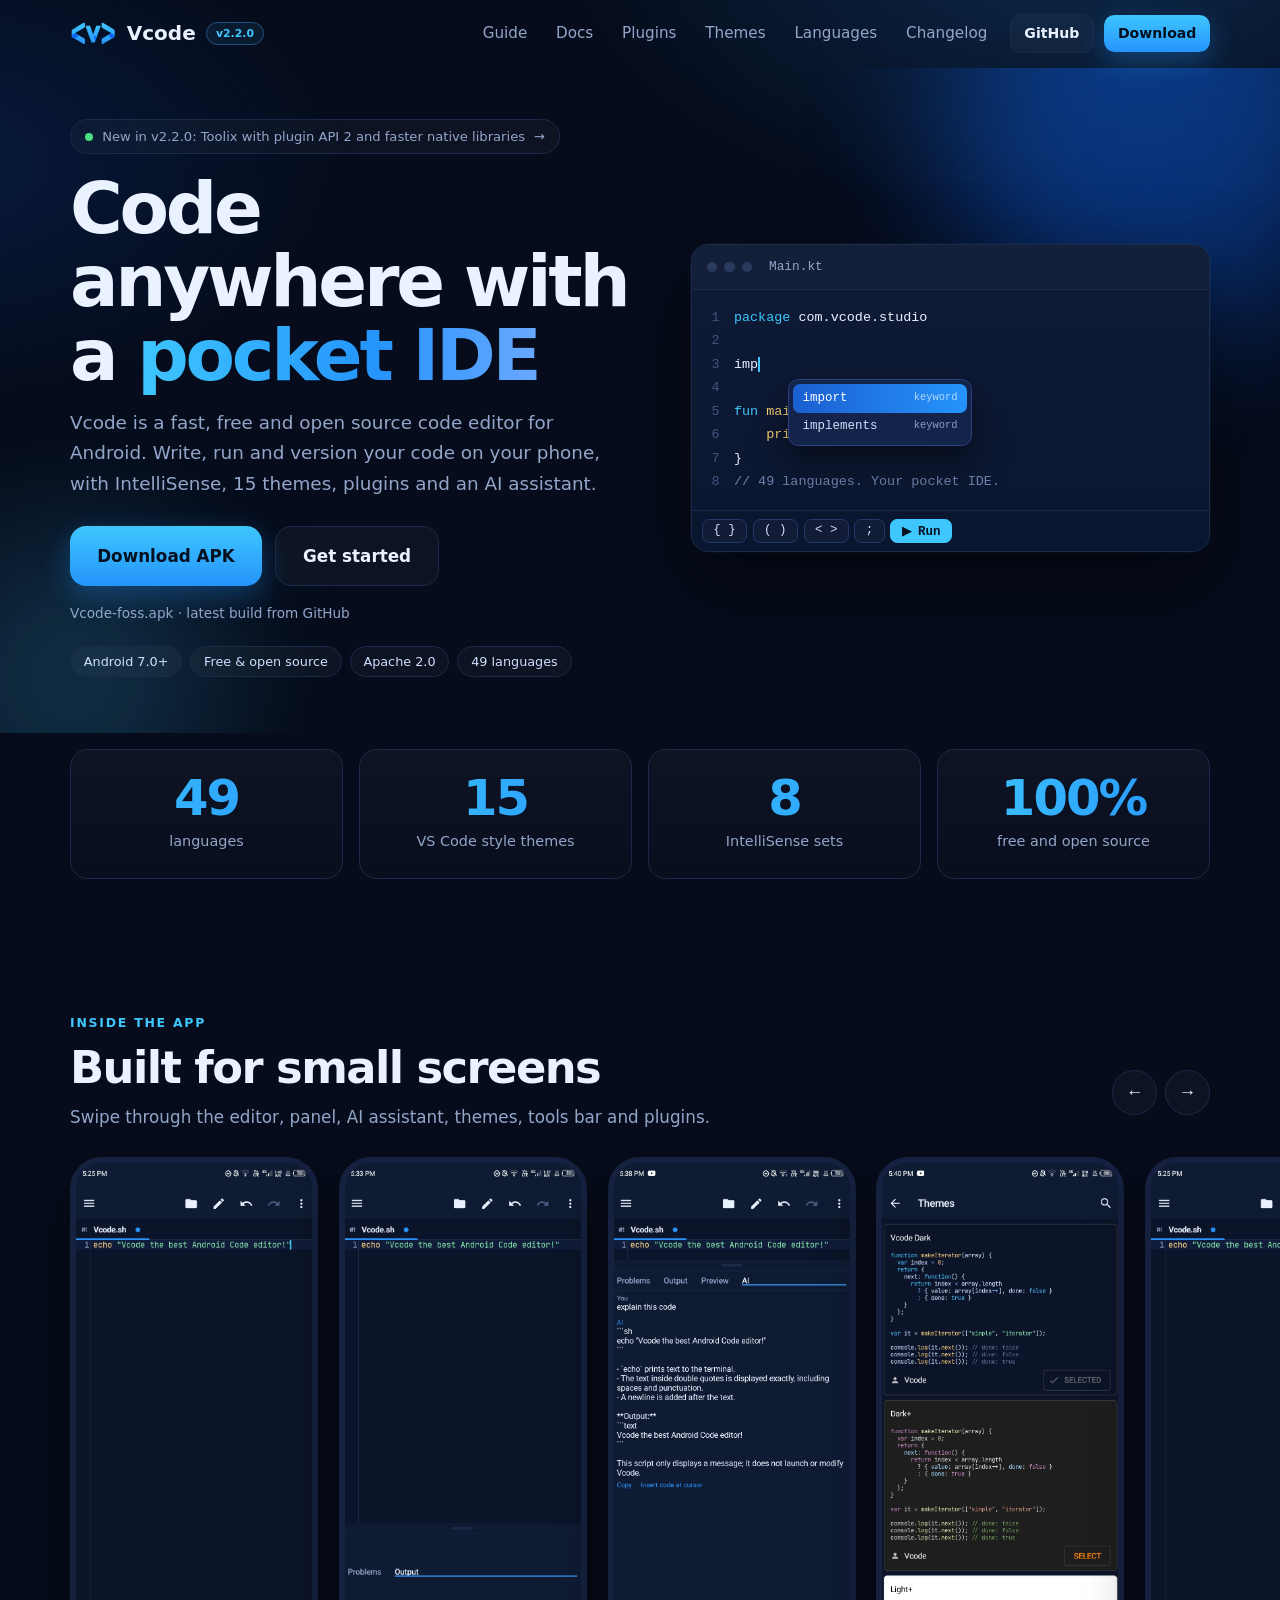
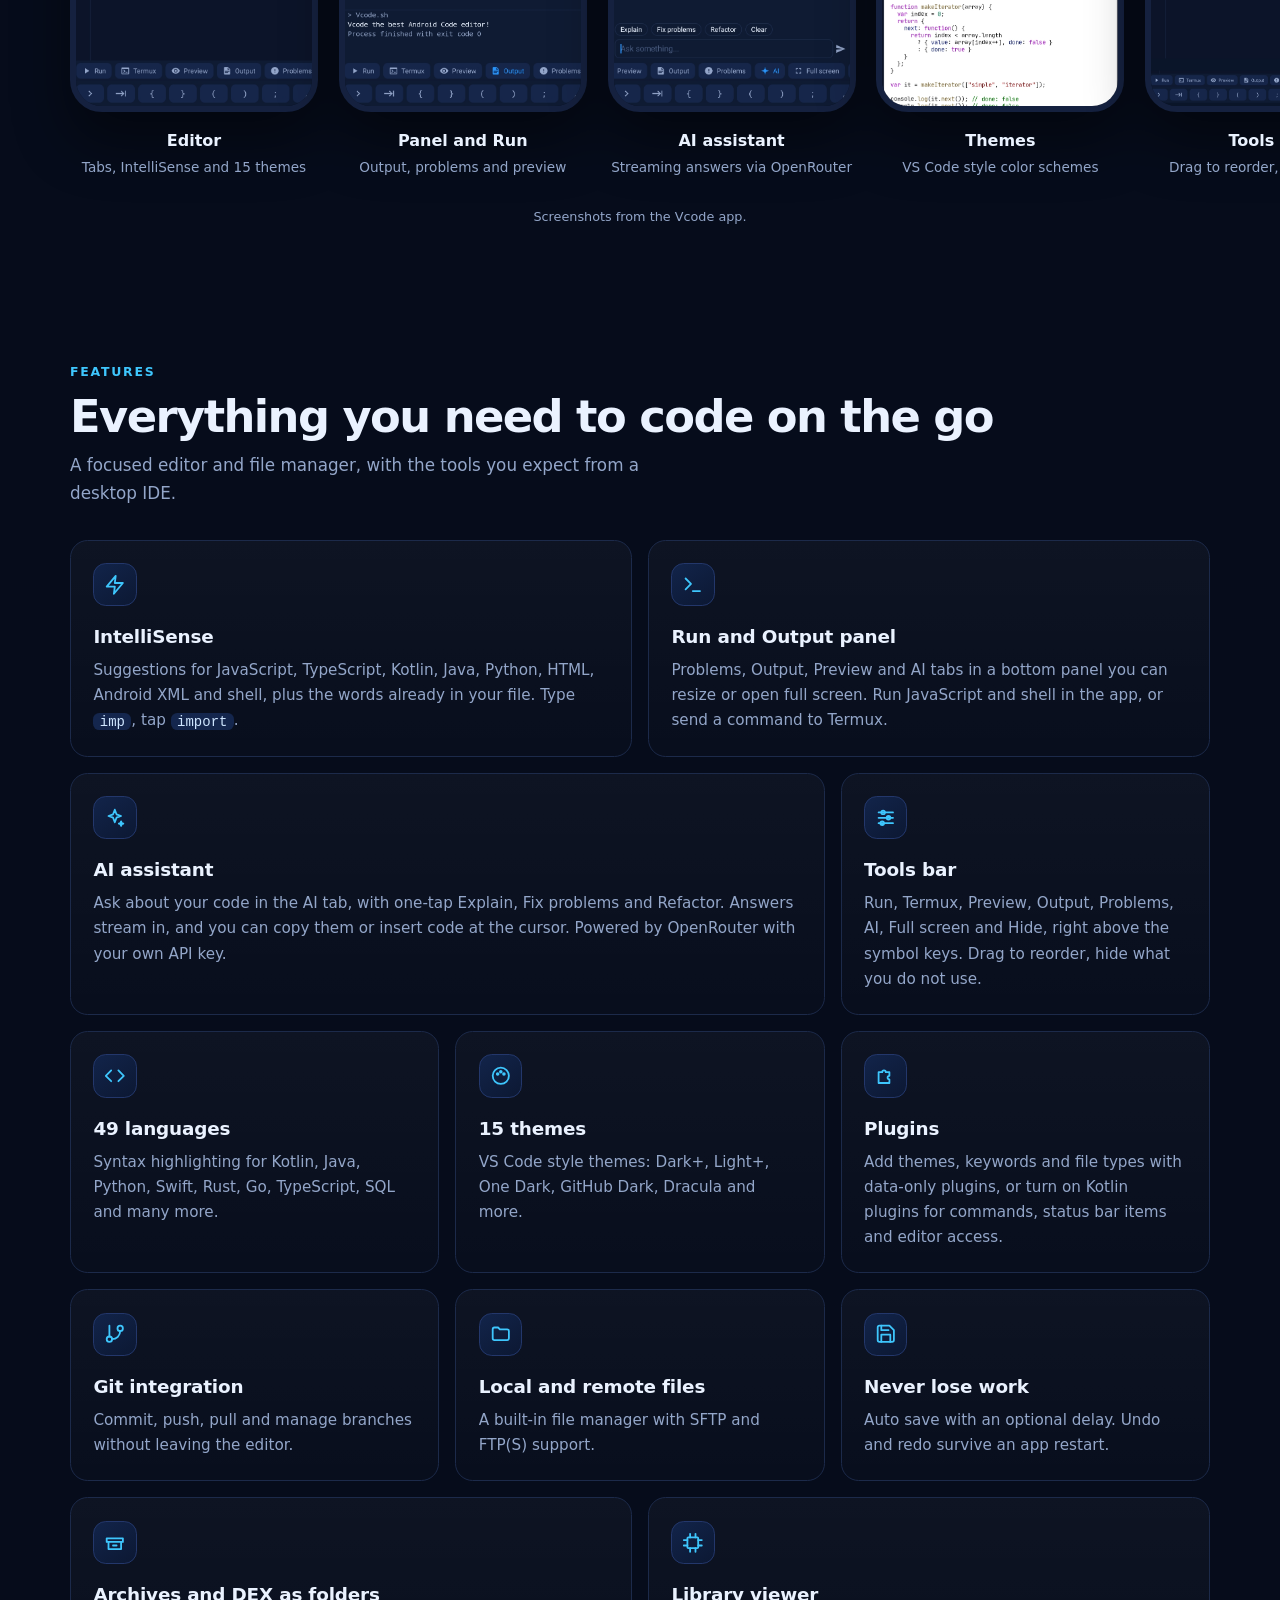
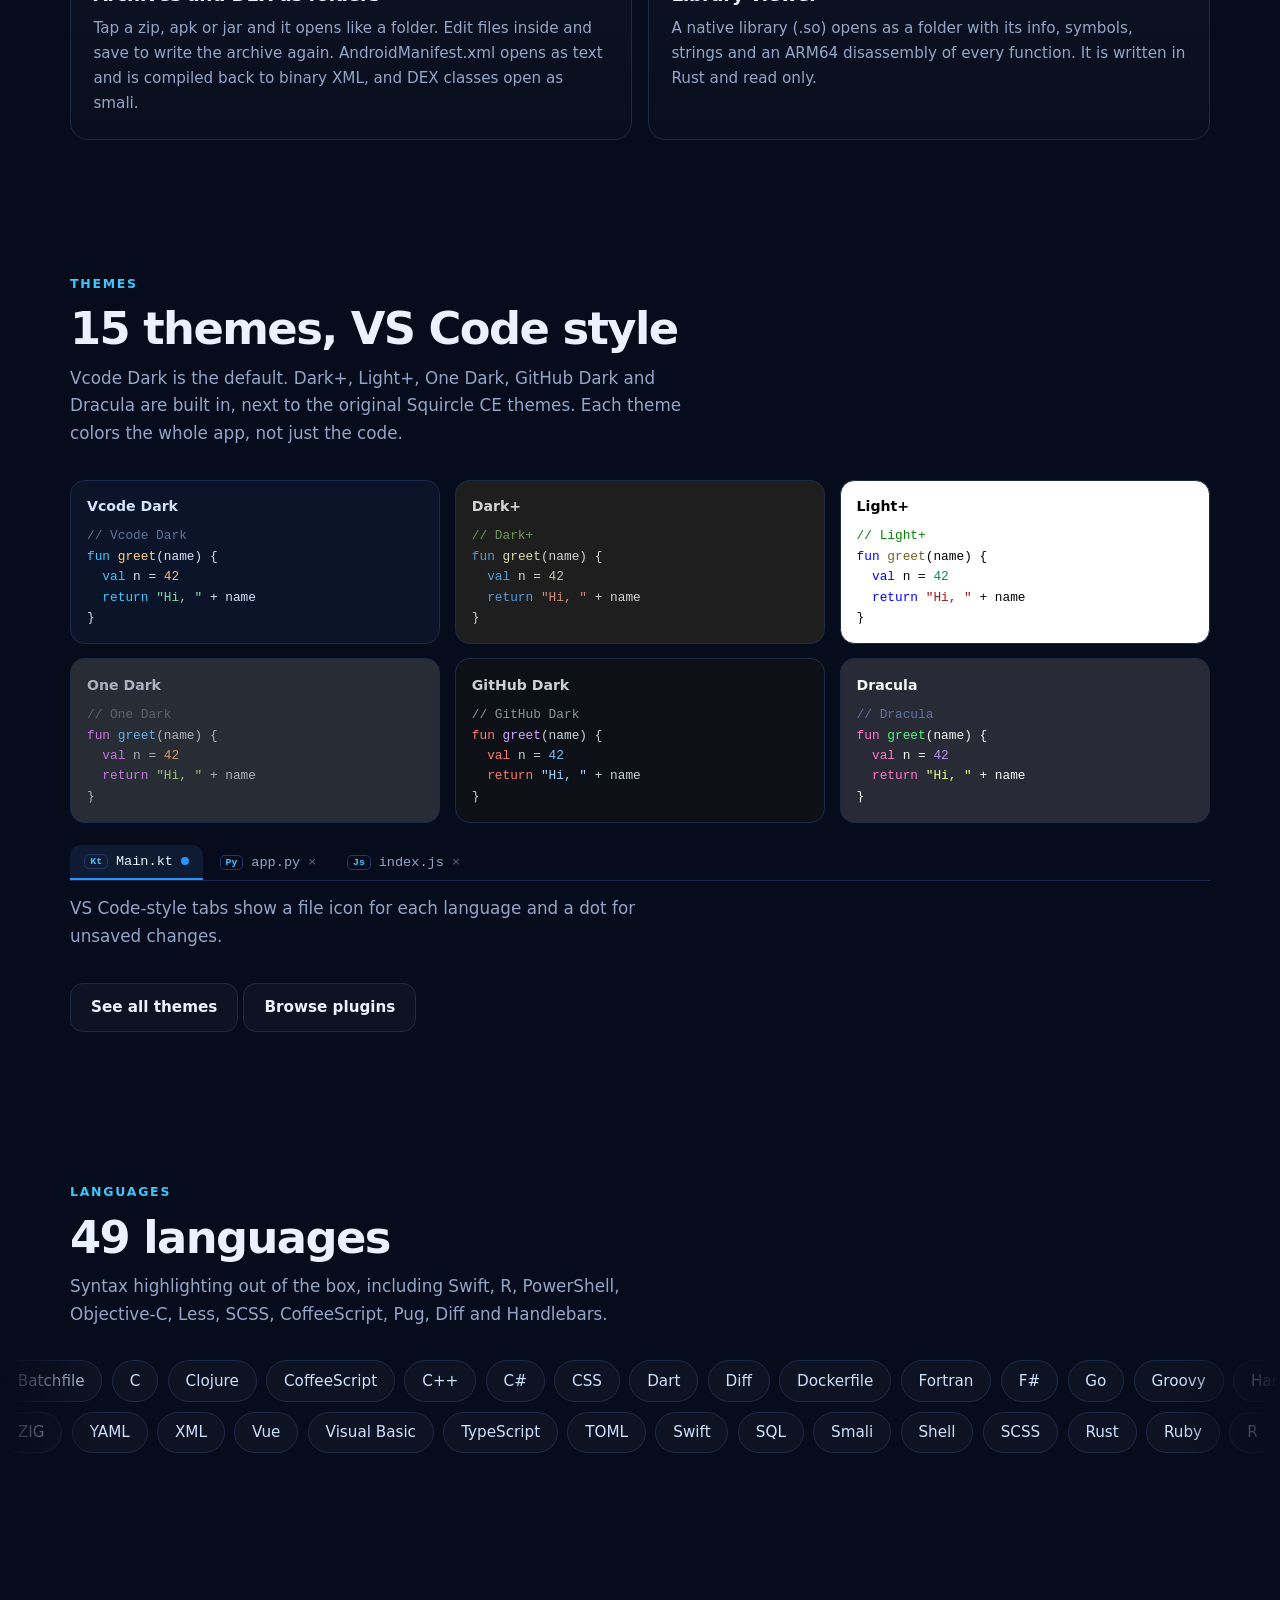
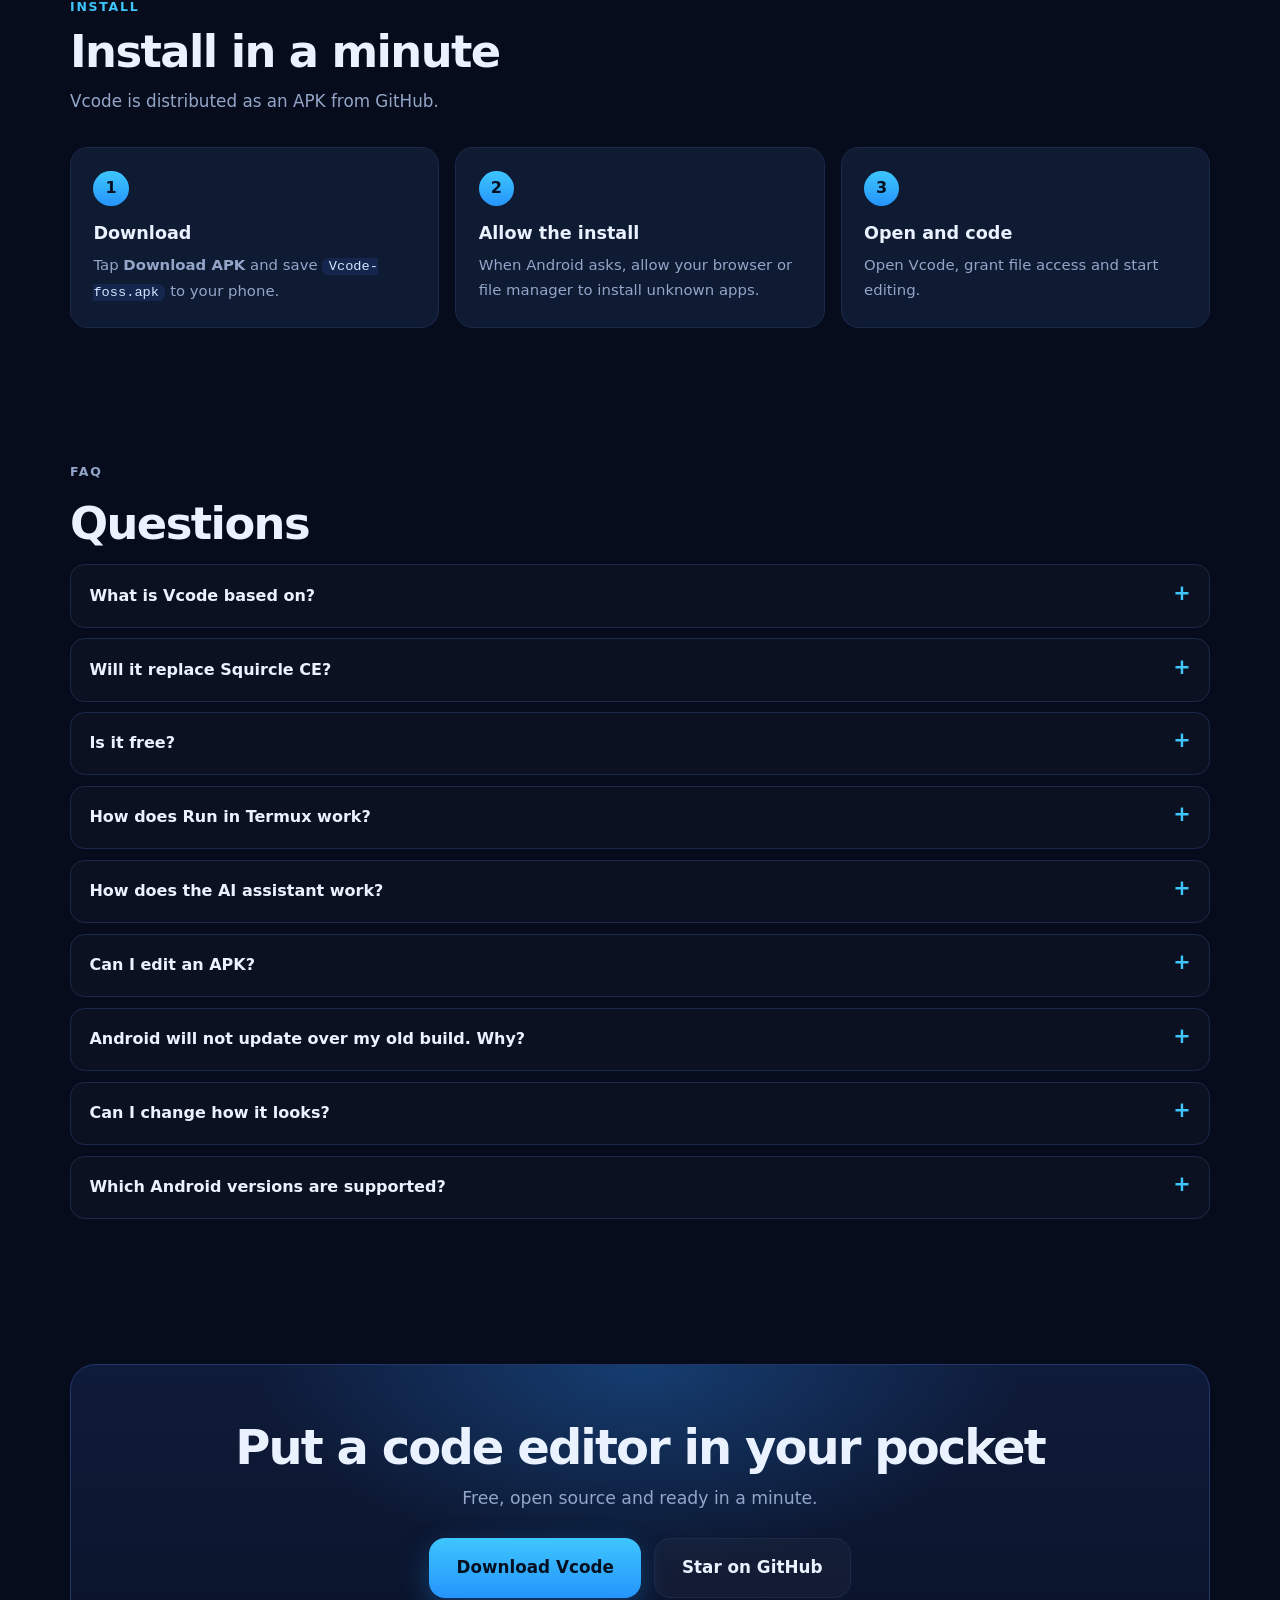
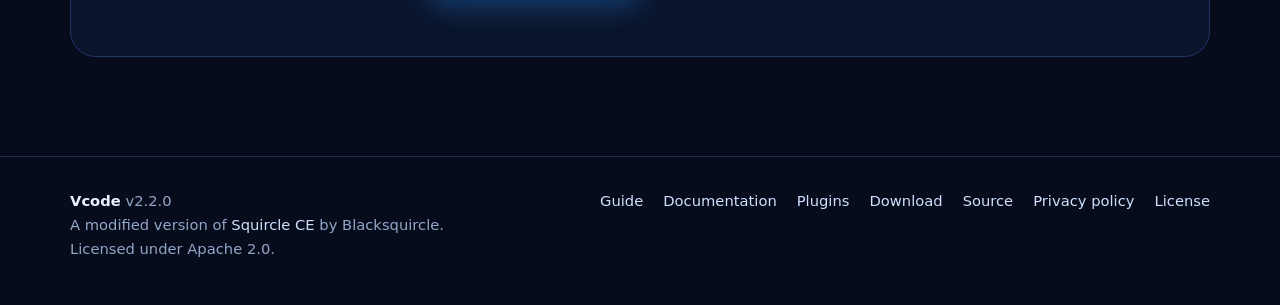
<file: index.html>
<!doctype html>
<html lang="en">
<head>
<meta charset="utf-8">
<meta name="viewport" content="width=device-width,initial-scale=1">
<meta name="google-site-verification" content="9itadM5S9NBN1lYsbC3KXynMW-eQVLNw7udwaSXANdw" />
<meta name="theme-color" content="#0b1428">
<meta name="color-scheme" content="dark">
<title>Vcode - Code editor for Android</title>
<meta name="description" content="Vcode is a fast, free and open source code editor for Android with IntelliSense, Run and Output panel, AI assistant, 49 languages, 15 themes, plugins, Git and SFTP/FTP.">
<link rel="canonical" href="https://vcode-site.pages.dev/">
<link rel="icon" type="image/svg+xml" href="/favicon.svg">
<link rel="stylesheet" href="/assets/site.css">
<meta property="og:type" content="website">
<meta property="og:title" content="Vcode - Code editor for Android">
<meta property="og:description" content="Fast, free and open source code editor for Android. IntelliSense, Run panel, AI assistant, 49 languages, 15 themes and plugins.">
<meta property="og:url" content="https://vcode-site.pages.dev/">
<meta name="twitter:card" content="summary">
<script type="application/ld+json">{"@context":"https://schema.org","@type":"SoftwareApplication","name":"Vcode","operatingSystem":"Android 7.0+","applicationCategory":"DeveloperApplication","softwareVersion":"2.2.0","license":"https://www.apache.org/licenses/LICENSE-2.0","url":"https://vcode-site.pages.dev/","offers":{"@type":"Offer","price":"0","priceCurrency":"USD"}}</script>
</head>
<body>
<div id="site-header"></div>
<main id="main">
<section class="home-hero"><div class="orb o1"></div><div class="orb o2"></div>
<div class="wrap hh">
 <div class="hh-copy">
  <a class="pill rv" href="/changelog"><i class="live"></i>New in v2.2.0: Toolix with plugin API 2 and faster native libraries <span aria-hidden="true">&rarr;</span></a>
  <h1 class="rv" style="--d:.05s">Code anywhere with a <span class="grad">pocket IDE</span></h1>
  <p class="lead rv" style="--d:.1s">Vcode is a fast, free and open source code editor for Android. Write, run and version your code on your phone, with IntelliSense, 15 themes, plugins and an AI assistant.</p>
  <div class="cta rv" style="--d:.15s"><a id="download" class="btn primary lg" href="https://github.com/Christianzz4603/Vcode/releases/latest/download/Vcode-foss.apk">Download APK</a><a class="btn lg" href="/guide">Get started</a></div>
  <p class="meta rv" style="--d:.2s" id="meta">Vcode-foss.apk &middot; latest build from GitHub</p>
  <div class="chiprow rv" style="--d:.25s"><span>Android 7.0+</span><span>Free &amp; open source</span><span>Apache 2.0</span><span>49 languages</span></div>
 </div>
 <div class="hh-vis rv" style="--d:.12s">
  <div class="editor" aria-label="Vcode editor preview" role="img">
   <div class="bar"><i></i><i></i><i></i><span>Main.kt</span></div>
<pre aria-hidden="true"><div class="ln"><b>1</b><span><span class="k">package</span> com.vcode.studio</span></div><div class="ln"><b>2</b></div><div class="ln"><b>3</b><span>imp<span class="cur"></span></span></div><div class="ln"><b>4</b></div><div class="ln"><b>5</b><span><span class="k">fun</span> <span class="f">main</span>() {</span></div><div class="ln"><b>6</b><span>    <span class="f">println</span>(<span class="s">"Hello, Vcode!"</span>)</span></div><div class="ln"><b>7</b><span>}</span></div><div class="ln"><b>8</b><span class="c">// 49 languages. Your pocket IDE.</span></div><div class="pop"><div class="on"><span>import</span><small>keyword</small></div><div><span>implements</span><small>keyword</small></div></div></pre>
   <div class="tbar" aria-hidden="true"><i>{ }</i><i>( )</i><i>&lt; &gt;</i><i>;</i><i class="go">&#9654; Run</i></div>
  </div>
 </div>
</div></section>

<section class="sec" style="padding-top:1rem"><div class="wrap"><div class="stats">
 <div class="stat rv"><b data-count="49">49</b><span>languages</span></div>
 <div class="stat rv" style="--d:.06s"><b data-count="15">15</b><span>VS Code style themes</span></div>
 <div class="stat rv" style="--d:.12s"><b data-count="8">8</b><span>IntelliSense sets</span></div>
 <div class="stat rv" style="--d:.18s"><b data-count="100" data-suffix="%">100%</b><span>free and open source</span></div>
</div></div></section>

<section class="sec" id="inside"><div class="wrap railhead"><div><p class="eyebrow rv">Inside the app</p><h2 class="title rv">Built for small screens</h2><p class="sub rv" style="margin-bottom:1rem">Swipe through the editor, panel, AI assistant, themes, tools bar and plugins.</p></div><div class="railnav"><button class="rbtn" type="button" data-rail="-1" aria-label="Previous">&larr;</button><button class="rbtn" type="button" data-rail="1" aria-label="Next">&rarr;</button></div></div>
<div class="rail" tabindex="0" aria-label="App screenshots"><figure class="shot"><div class="phone"><img src="/assets/screens/01-editor.png" alt="Vcode Editor: Tabs, IntelliSense and 15 themes" width="720" height="1611" loading="lazy" decoding="async"></div><figcaption><b>Editor</b><span>Tabs, IntelliSense and 15 themes</span></figcaption></figure><figure class="shot"><div class="phone"><img src="/assets/screens/02-panel.png" alt="Vcode Panel and Run: Output, problems and preview" width="720" height="1611" loading="lazy" decoding="async"></div><figcaption><b>Panel and Run</b><span>Output, problems and preview</span></figcaption></figure><figure class="shot"><div class="phone"><img src="/assets/screens/03-ai.png" alt="Vcode AI assistant: Streaming answers via OpenRouter" width="720" height="1611" loading="lazy" decoding="async"></div><figcaption><b>AI assistant</b><span>Streaming answers via OpenRouter</span></figcaption></figure><figure class="shot"><div class="phone"><img src="/assets/screens/04-themes.png" alt="Vcode Themes: VS Code style color schemes" width="720" height="1611" loading="lazy" decoding="async"></div><figcaption><b>Themes</b><span>VS Code style color schemes</span></figcaption></figure><figure class="shot"><div class="phone"><img src="/assets/screens/05-tools.png" alt="Vcode Tools bar: Drag to reorder, hide the rest" width="720" height="1611" loading="lazy" decoding="async"></div><figcaption><b>Tools bar</b><span>Drag to reorder, hide the rest</span></figcaption></figure><figure class="shot"><div class="phone"><img src="/assets/screens/06-plugins.png" alt="Vcode Plugins: Themes, keywords, file types" width="720" height="1611" loading="lazy" decoding="async"></div><figcaption><b>Plugins</b><span>Themes, keywords, file types</span></figcaption></figure></div>
<p class="railnote">Screenshots from the Vcode app.</p></section>

<section class="sec" id="features"><div class="wrap"><p class="eyebrow rv">Features</p><h2 class="title rv">Everything you need to code on the go</h2><p class="sub rv">A focused editor and file manager, with the tools you expect from a desktop IDE.</p>
<div class="bento"><article class="bc w3 rv" style="--d:0s"><div class="ico"><svg viewBox="0 0 24 24" aria-hidden="true"><polygon points="13 2 3 14 12 14 11 22 21 10 12 10 13 2"/></svg></div><h3>IntelliSense</h3><p>Suggestions for JavaScript, TypeScript, Kotlin, Java, Python, HTML, Android XML and shell, plus the words already in your file. Type <code>imp</code>, tap <code>import</code>.</p></article><article class="bc w3 rv" style="--d:0.06s"><div class="ico"><svg viewBox="0 0 24 24" aria-hidden="true"><polyline points="4 17 10 11 4 5"/><line x1="12" y1="19" x2="20" y2="19"/></svg></div><h3>Run and Output panel</h3><p>Problems, Output, Preview and AI tabs in a bottom panel you can resize or open full screen. Run JavaScript and shell in the app, or send a command to Termux.</p></article><article class="bc w4 rv" style="--d:0s"><div class="ico"><svg viewBox="0 0 24 24" aria-hidden="true"><path d="M12 3l1.9 5.1L19 10l-5.1 1.9L12 17l-1.9-5.1L5 10l5.1-1.9z"/><path d="M19 16l.7 1.8L21.5 18.5l-1.8.7L19 21l-.7-1.8-1.8-.7 1.8-.7z"/></svg></div><h3>AI assistant</h3><p>Ask about your code in the AI tab, with one-tap Explain, Fix problems and Refactor. Answers stream in, and you can copy them or insert code at the cursor. Powered by OpenRouter with your own API key.</p></article><article class="bc  rv" style="--d:0.06s"><div class="ico"><svg viewBox="0 0 24 24" aria-hidden="true"><line x1="4" y1="6" x2="20" y2="6"/><line x1="4" y1="12" x2="20" y2="12"/><line x1="4" y1="18" x2="20" y2="18"/><circle cx="9" cy="6" r="2"/><circle cx="15" cy="12" r="2"/><circle cx="8" cy="18" r="2"/></svg></div><h3>Tools bar</h3><p>Run, Termux, Preview, Output, Problems, AI, Full screen and Hide, right above the symbol keys. Drag to reorder, hide what you do not use.</p></article><article class="bc  rv" style="--d:0s"><div class="ico"><svg viewBox="0 0 24 24" aria-hidden="true"><polyline points="16 18 22 12 16 6"/><polyline points="8 6 2 12 8 18"/></svg></div><h3>49 languages</h3><p>Syntax highlighting for Kotlin, Java, Python, Swift, Rust, Go, TypeScript, SQL and many more.</p></article><article class="bc  rv" style="--d:0.06s"><div class="ico"><svg viewBox="0 0 24 24" aria-hidden="true"><circle cx="12" cy="12" r="9"/><circle cx="8.5" cy="10" r="1"/><circle cx="12" cy="7.5" r="1"/><circle cx="15.5" cy="10" r="1"/></svg></div><h3>15 themes</h3><p>VS Code style themes: Dark+, Light+, One Dark, GitHub Dark, Dracula and more.</p></article><article class="bc  rv" style="--d:0.12s"><div class="ico"><svg viewBox="0 0 24 24" aria-hidden="true"><path d="M4 8h4a2 2 0 1 1 4 0h4v4a2 2 0 1 0 0 4v4H4z"/></svg></div><h3>Plugins</h3><p>Add themes, keywords and file types with data-only plugins, or turn on Kotlin plugins for commands, status bar items and editor access.</p></article><article class="bc  rv" style="--d:0s"><div class="ico"><svg viewBox="0 0 24 24" aria-hidden="true"><line x1="6" y1="3" x2="6" y2="15"/><circle cx="18" cy="6" r="3"/><circle cx="6" cy="18" r="3"/><path d="M18 9a9 9 0 0 1-9 9"/></svg></div><h3>Git integration</h3><p>Commit, push, pull and manage branches without leaving the editor.</p></article><article class="bc  rv" style="--d:0.06s"><div class="ico"><svg viewBox="0 0 24 24" aria-hidden="true"><path d="M3 7a2 2 0 0 1 2-2h4l2 2h8a2 2 0 0 1 2 2v8a2 2 0 0 1-2 2H5a2 2 0 0 1-2-2z"/></svg></div><h3>Local and remote files</h3><p>A built-in file manager with SFTP and FTP(S) support.</p></article><article class="bc  rv" style="--d:0.12s"><div class="ico"><svg viewBox="0 0 24 24" aria-hidden="true"><path d="M19 21H5a2 2 0 0 1-2-2V5a2 2 0 0 1 2-2h11l5 5v11a2 2 0 0 1-2 2z"/><polyline points="17 21 17 13 7 13 7 21"/><polyline points="7 3 7 8 15 8"/></svg></div><h3>Never lose work</h3><p>Auto save with an optional delay. Undo and redo survive an app restart.</p></article><article class="bc w3 rv" style="--d:0s"><div class="ico"><svg viewBox="0 0 24 24" aria-hidden="true"><path d="M3 7h18v4H3z"/><path d="M5 11v8h14v-8"/><line x1="10" y1="15" x2="14" y2="15"/></svg></div><h3>Archives and DEX as folders</h3><p>Tap a zip, apk or jar and it opens like a folder. Edit files inside and save to write the archive again. AndroidManifest.xml opens as text and is compiled back to binary XML, and DEX classes open as smali.</p></article><article class="bc w3 rv" style="--d:0.06s"><div class="ico"><svg viewBox="0 0 24 24" aria-hidden="true"><rect x="6" y="6" width="12" height="12" rx="1"/><path d="M9 2v4M15 2v4M9 18v4M15 18v4M2 9h4M2 15h4M18 9h4M18 15h4"/></svg></div><h3>Library viewer</h3><p>A native library (.so) opens as a folder with its info, symbols, strings and an ARM64 disassembly of every function. It is written in Rust and read only.</p></article></div></div></section>

<section class="sec" id="themes"><div class="wrap"><p class="eyebrow rv">Themes</p><h2 class="title rv">15 themes, VS Code style</h2><p class="sub rv">Vcode Dark is the default. Dark+, Light+, One Dark, GitHub Dark and Dracula are built in, next to the original Squircle CE themes. Each theme colors the whole app, not just the code.</p>
<div class="tgrid"><div class="tcard" style="background:#0B1428;color:#D6E4FF"><div class="tname">Vcode Dark</div><pre><span style="color:#5F7399">// Vcode Dark</span>
<span style="color:#3EC6FD">fun</span> <span style="color:#FFD479">greet</span>(name) {
  <span style="color:#3EC6FD">val</span> n = <span style="color:#FFB86C">42</span>
  <span style="color:#3EC6FD">return</span> <span style="color:#7EE0A3">"Hi, "</span> + name
}</pre></div><div class="tcard" style="background:#1E1E1E;color:#D4D4D4"><div class="tname">Dark+</div><pre><span style="color:#6A9955">// Dark+</span>
<span style="color:#569CD6">fun</span> <span style="color:#DCDCAA">greet</span>(name) {
  <span style="color:#569CD6">val</span> n = <span style="color:#B5CEA8">42</span>
  <span style="color:#569CD6">return</span> <span style="color:#CE9178">"Hi, "</span> + name
}</pre></div><div class="tcard" style="background:#FFFFFF;color:#000000"><div class="tname">Light+</div><pre><span style="color:#008000">// Light+</span>
<span style="color:#0000FF">fun</span> <span style="color:#795E26">greet</span>(name) {
  <span style="color:#0000FF">val</span> n = <span style="color:#098658">42</span>
  <span style="color:#0000FF">return</span> <span style="color:#A31515">"Hi, "</span> + name
}</pre></div><div class="tcard" style="background:#282C34;color:#ABB2BF"><div class="tname">One Dark</div><pre><span style="color:#5C6370">// One Dark</span>
<span style="color:#C678DD">fun</span> <span style="color:#61AFEF">greet</span>(name) {
  <span style="color:#C678DD">val</span> n = <span style="color:#D19A66">42</span>
  <span style="color:#C678DD">return</span> <span style="color:#98C379">"Hi, "</span> + name
}</pre></div><div class="tcard" style="background:#0D1117;color:#C9D1D9"><div class="tname">GitHub Dark</div><pre><span style="color:#8B949E">// GitHub Dark</span>
<span style="color:#FF7B72">fun</span> <span style="color:#D2A8FF">greet</span>(name) {
  <span style="color:#FF7B72">val</span> n = <span style="color:#79C0FF">42</span>
  <span style="color:#FF7B72">return</span> <span style="color:#A5D6FF">"Hi, "</span> + name
}</pre></div><div class="tcard" style="background:#282A36;color:#F8F8F2"><div class="tname">Dracula</div><pre><span style="color:#6272A4">// Dracula</span>
<span style="color:#FF79C6">fun</span> <span style="color:#50FA7B">greet</span>(name) {
  <span style="color:#FF79C6">val</span> n = <span style="color:#BD93F9">42</span>
  <span style="color:#FF79C6">return</span> <span style="color:#F1FA8C">"Hi, "</span> + name
}</pre></div></div>
<div class="tabs-demo" aria-label="Tab bar preview"><div class="tab on"><span class="tk">Kt</span>Main.kt<i class="dot"></i></div><div class="tab"><span class="tk">Py</span>app.py<b>&times;</b></div><div class="tab"><span class="tk">Js</span>index.js<b>&times;</b></div></div>
<p class="sub" style="margin-top:.9rem">VS Code-style tabs show a file icon for each language and a dot for unsaved changes.</p>
<p class="rv"><a class="btn" href="/themes">See all themes</a> <a class="btn" href="/plugins">Browse plugins</a></p></div></section>

<section class="sec" id="languages"><div class="wrap"><p class="eyebrow rv">Languages</p><h2 class="title rv">49 languages</h2><p class="sub rv">Syntax highlighting out of the box, including Swift, R, PowerShell, Objective-C, Less, SCSS, CoffeeScript, Pug, Diff and Handlebars.</p></div>
<div class="marq " aria-hidden="true"><div class="track"><span>Batchfile</span><span>C</span><span>Clojure</span><span>CoffeeScript</span><span>C++</span><span>C#</span><span>CSS</span><span>Dart</span><span>Diff</span><span>Dockerfile</span><span>Fortran</span><span>F#</span><span>Go</span><span>Groovy</span><span>Handlebars</span><span>HTML</span><span>Ini</span><span>Java</span><span>JavaScript</span><span>Json</span><span>Julia</span><span>Kotlin</span><span>LaTeX</span><span>Less</span><span>Lisp</span><span>Batchfile</span><span>C</span><span>Clojure</span><span>CoffeeScript</span><span>C++</span><span>C#</span><span>CSS</span><span>Dart</span><span>Diff</span><span>Dockerfile</span><span>Fortran</span><span>F#</span><span>Go</span><span>Groovy</span><span>Handlebars</span><span>HTML</span><span>Ini</span><span>Java</span><span>JavaScript</span><span>Json</span><span>Julia</span><span>Kotlin</span><span>LaTeX</span><span>Less</span><span>Lisp</span></div></div><div class="marq rev" aria-hidden="true"><div class="track"><span>ZIG</span><span>YAML</span><span>XML</span><span>Vue</span><span>Visual Basic</span><span>TypeScript</span><span>TOML</span><span>Swift</span><span>SQL</span><span>Smali</span><span>Shell</span><span>SCSS</span><span>Rust</span><span>Ruby</span><span>R</span><span>Python</span><span>Pug</span><span>PowerShell</span><span>PHP</span><span>Perl</span><span>Objective-C</span><span>Markdown</span><span>Makefile</span><span>Lua</span><span>ZIG</span><span>YAML</span><span>XML</span><span>Vue</span><span>Visual Basic</span><span>TypeScript</span><span>TOML</span><span>Swift</span><span>SQL</span><span>Smali</span><span>Shell</span><span>SCSS</span><span>Rust</span><span>Ruby</span><span>R</span><span>Python</span><span>Pug</span><span>PowerShell</span><span>PHP</span><span>Perl</span><span>Objective-C</span><span>Markdown</span><span>Makefile</span><span>Lua</span></div></div>
<ul class="sr"><li>Batchfile</li><li>C</li><li>Clojure</li><li>CoffeeScript</li><li>C++</li><li>C#</li><li>CSS</li><li>Dart</li><li>Diff</li><li>Dockerfile</li><li>Fortran</li><li>F#</li><li>Go</li><li>Groovy</li><li>Handlebars</li><li>HTML</li><li>Ini</li><li>Java</li><li>JavaScript</li><li>Json</li><li>Julia</li><li>Kotlin</li><li>LaTeX</li><li>Less</li><li>Lisp</li><li>Lua</li><li>Makefile</li><li>Markdown</li><li>Objective-C</li><li>Perl</li><li>PHP</li><li>PowerShell</li><li>Pug</li><li>Python</li><li>R</li><li>Ruby</li><li>Rust</li><li>SCSS</li><li>Shell</li><li>Smali</li><li>SQL</li><li>Swift</li><li>TOML</li><li>TypeScript</li><li>Visual Basic</li><li>Vue</li><li>XML</li><li>YAML</li><li>ZIG</li></ul></section>

<section class="sec" id="install"><div class="wrap"><p class="eyebrow rv">Install</p><h2 class="title rv">Install in a minute</h2><p class="sub rv">Vcode is distributed as an APK from GitHub.</p><div class="stepgrid">
 <div class="step rv"><h3>Download</h3><p>Tap <b>Download APK</b> and save <code>Vcode-foss.apk</code> to your phone.</p></div>
 <div class="step rv" style="--d:.08s"><h3>Allow the install</h3><p>When Android asks, allow your browser or file manager to install unknown apps.</p></div>
 <div class="step rv" style="--d:.16s"><h3>Open and code</h3><p>Open Vcode, grant file access and start editing.</p></div></div></div></section>

<section class="sec faq" id="faq"><div class="wrap"><p class="eyebrow rv">FAQ</p><h2 class="title rv">Questions</h2><p class="sub"></p>
 <details><summary>What is Vcode based on?</summary><p>Vcode is a modified version of Squircle CE by Blacksquircle and its contributors. It adds new languages, keyword suggestions, a new look and a build pipeline. The original license and notices are kept.</p></details>
 <details><summary>Will it replace Squircle CE?</summary><p>No. Vcode uses its own app id (<code>com.vcode.studio</code>), so both apps can be installed side by side.</p></details>
 <details><summary>Is it free?</summary><p>Yes. Vcode is free and open source under the Apache License 2.0.</p></details>
 <details><summary>How does Run in Termux work?</summary><p>Vcode does not bundle Termux. It hands the command to the real Termux app. Install Termux, add <code>allow-external-apps = true</code> to <code>~/.termux/termux.properties</code>, restart Termux, and allow Vcode the Termux run-commands permission if Android asks. Details are in the <a href="/documentation#run">documentation</a>.</p></details>
 <details><summary>How does the AI assistant work?</summary><p>It uses OpenRouter with an API key that you add in Settings, then AI assistant. You pay your own OpenRouter usage. The key is stored in the app settings on your device without extra encryption, so use a key with a spending limit.</p></details>
 <details><summary>Can I edit an APK?</summary><p>You can browse and edit what is inside: tap the APK in the file browser, edit a file or a DEX class and save, and Vcode writes the APK again. An edited APK has to be signed again before Android installs it, and Vcode cannot sign yet, so use a signing tool for that step.</p></details>
 <details><summary>Android will not update over my old build. Why?</summary><p>Builds before version 1.5.1 were each signed with a different temporary key, so Android refuses to update over them ("conflict with an existing package"). Uninstall the old build once (back up your files first) and install the new one. From 1.5.1 on, every build is signed with the same key, so updates install over each other.</p></details>
 <details><summary>Can I change how it looks?</summary><p>Yes. Open Settings, then Application, then Color scheme, and pick one of 15 themes. In Settings, then Editor, you can also change the cursor style, smooth cursor animation, font ligatures and auto save delay.</p></details>
 <details><summary>Which Android versions are supported?</summary><p>Android 7.0 (API 24) and newer.</p></details>
</div></section>

<section class="sec"><div class="wrap"><div class="bigcta rv"><h2>Put a code editor in your pocket</h2><p>Free, open source and ready in a minute.</p><div class="cta"><a class="btn primary lg" href="/download">Download Vcode</a><a class="btn lg" href="https://github.com/Christianzz4603/Vcode">Star on GitHub</a></div></div></div></section>
</main>
<div id="site-footer"></div>
<script src="/assets/layout.js"></script>
<script>
(function(){
 var m=document.getElementById("meta");
 fetch("https://api.github.com/repos/Christianzz4603/Vcode/releases/latest").then(function(r){return r.ok?r.json():Promise.reject()}).then(function(x){
  var a=(x.assets||[]).filter(function(f){return /\.apk$/i.test(f.name)})[0];
  var parts=[];
  if(a){document.getElementById("download").href=a.browser_download_url;parts.push(a.name);if(a.size)parts.push((a.size/1048576).toFixed(1)+" MB")}
  if(x.published_at){parts.push("updated "+new Date(x.published_at).toLocaleDateString(undefined,{year:"numeric",month:"short",day:"numeric"}))}
  if(parts.length)m.textContent=parts.join(" \u00b7 ");
 }).catch(function(){});
})();
</script>
</body>
</html>
</file>
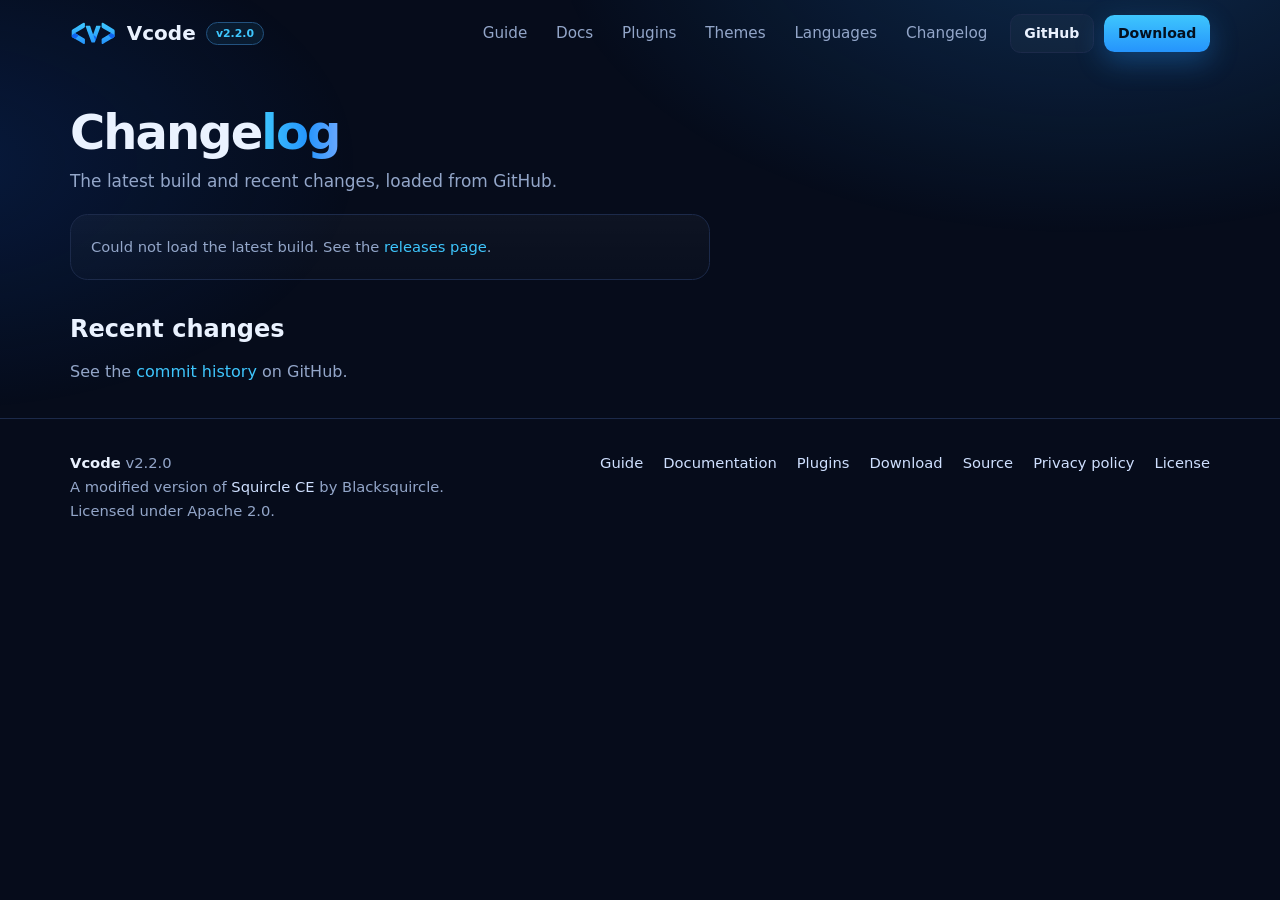
<file: changelog.html>
<!doctype html>
<html lang="en"><head><meta charset="utf-8"><meta name="viewport" content="width=device-width,initial-scale=1">
<meta name="google-site-verification" content="9itadM5S9NBN1lYsbC3KXynMW-eQVLNw7udwaSXANdw" /><meta name="theme-color" content="#0b1428"><meta name="color-scheme" content="dark">
<title>Changelog - Vcode</title><meta name="description" content="Latest Vcode build and recent changes."><link rel="canonical" href="https://vcode-site.pages.dev/changelog">
<link rel="icon" type="image/svg+xml" href="/favicon.svg"><link rel="stylesheet" href="/assets/site.css">
<meta property="og:title" content="Changelog - Vcode"><meta property="og:description" content="Latest Vcode build and recent changes."><meta property="og:url" content="https://vcode-site.pages.dev/changelog"><meta property="og:type" content="website"></head>
<body><div id="site-header"></div><main id="main"><div class="wrap"><div class="hero"><h1>Change<span class="grad">log</span></h1><p>The latest build and recent changes, loaded from GitHub.</p></div>
<div id="latest" class="card" style="max-width:640px"><p class="muted">Loading...</p></div>
<h2 style="margin:30px 0 10px">Recent changes</h2><div id="commits" class="muted">Loading...</div></div></main><div id="site-footer"></div><script src="/assets/layout.js"></script><script>
(function(){
function esc(s){return String(s).replace(/[&<>"]/g,function(c){return {"&":"&amp;","<":"&lt;",">":"&gt;",'"':"&quot;"}[c]})}
fetch("https://api.github.com/repos/Christianzz4603/Vcode/releases/latest").then(function(r){return r.ok?r.json():Promise.reject()}).then(function(x){
 var a=(x.assets||[])[0]; var d=x.published_at?new Date(x.published_at).toLocaleString():"";
 document.getElementById("latest").innerHTML='<h3>'+esc(x.name||x.tag_name)+'</h3><p>'+esc(x.body||"")+'</p><p class="muted">'+esc(d)+(a?' &middot; '+(a.size/1048576).toFixed(1)+' MB':'')+'</p>'+(a?'<div class="row"><a class="btn primary" href="'+esc(a.browser_download_url)+'">Download '+esc(a.name)+'</a></div>':'');
}).catch(function(){document.getElementById("latest").innerHTML='<p class="muted">Could not load the latest build. See the <a href="https://github.com/Christianzz4603/Vcode/releases" style="color:var(--c1)">releases page</a>.</p>'});
fetch("https://api.github.com/repos/Christianzz4603/Vcode/commits?per_page=30").then(function(r){return r.ok?r.json():Promise.reject()}).then(function(list){
 var html="",last="";
 list.forEach(function(c){var day=new Date(c.commit.author.date).toLocaleDateString(undefined,{year:"numeric",month:"short",day:"numeric"});
  if(day!==last){html+='<h3 style="margin:18px 0 6px">'+esc(day)+'</h3>';last=day}
  html+='<p style="margin:4px 0"><a href="'+esc(c.html_url)+'" style="color:var(--c1)"><code>'+esc(c.sha.slice(0,7))+'</code></a> '+esc(c.commit.message.split("\n")[0])+'</p>'});
 document.getElementById("commits").innerHTML=html||"No commits found.";
}).catch(function(){document.getElementById("commits").innerHTML='See the <a href="https://github.com/Christianzz4603/Vcode/commits/main" style="color:var(--c1)">commit history</a> on GitHub.'});
})();
</script></body></html>
</file>
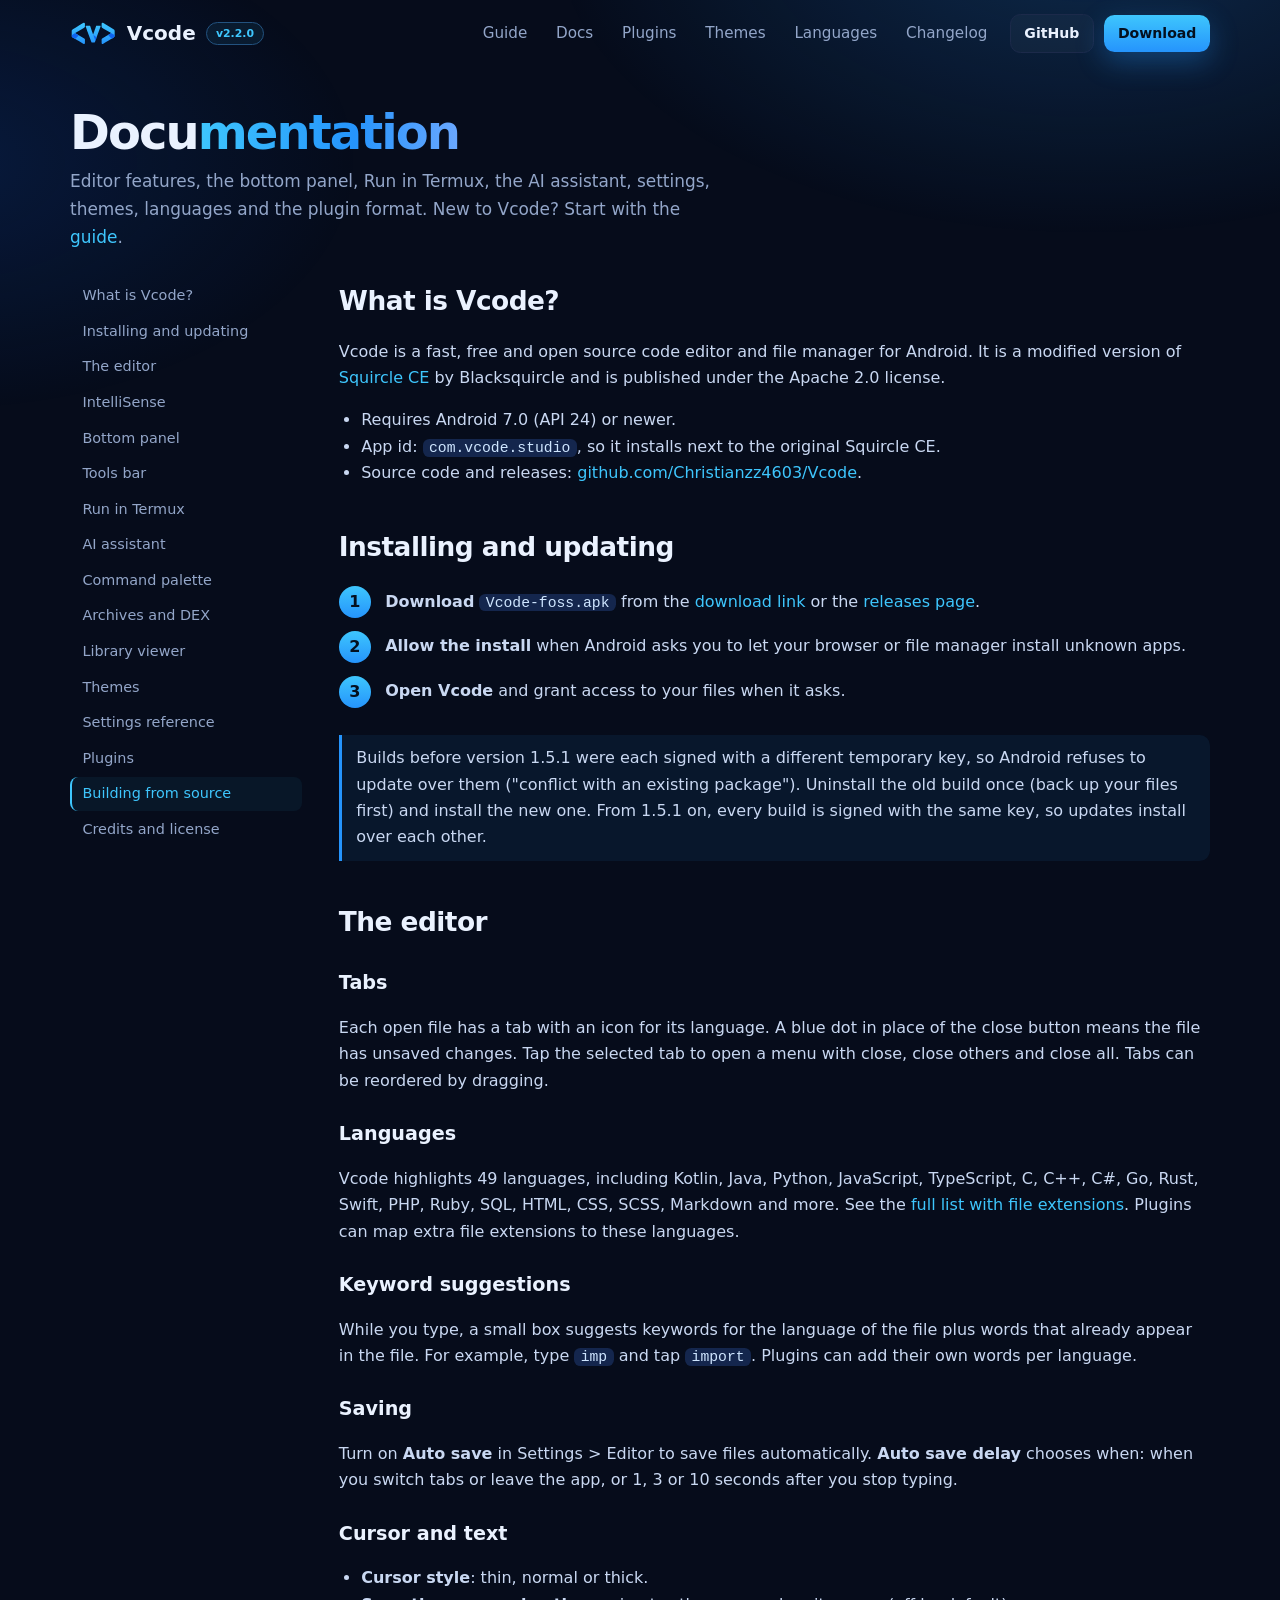
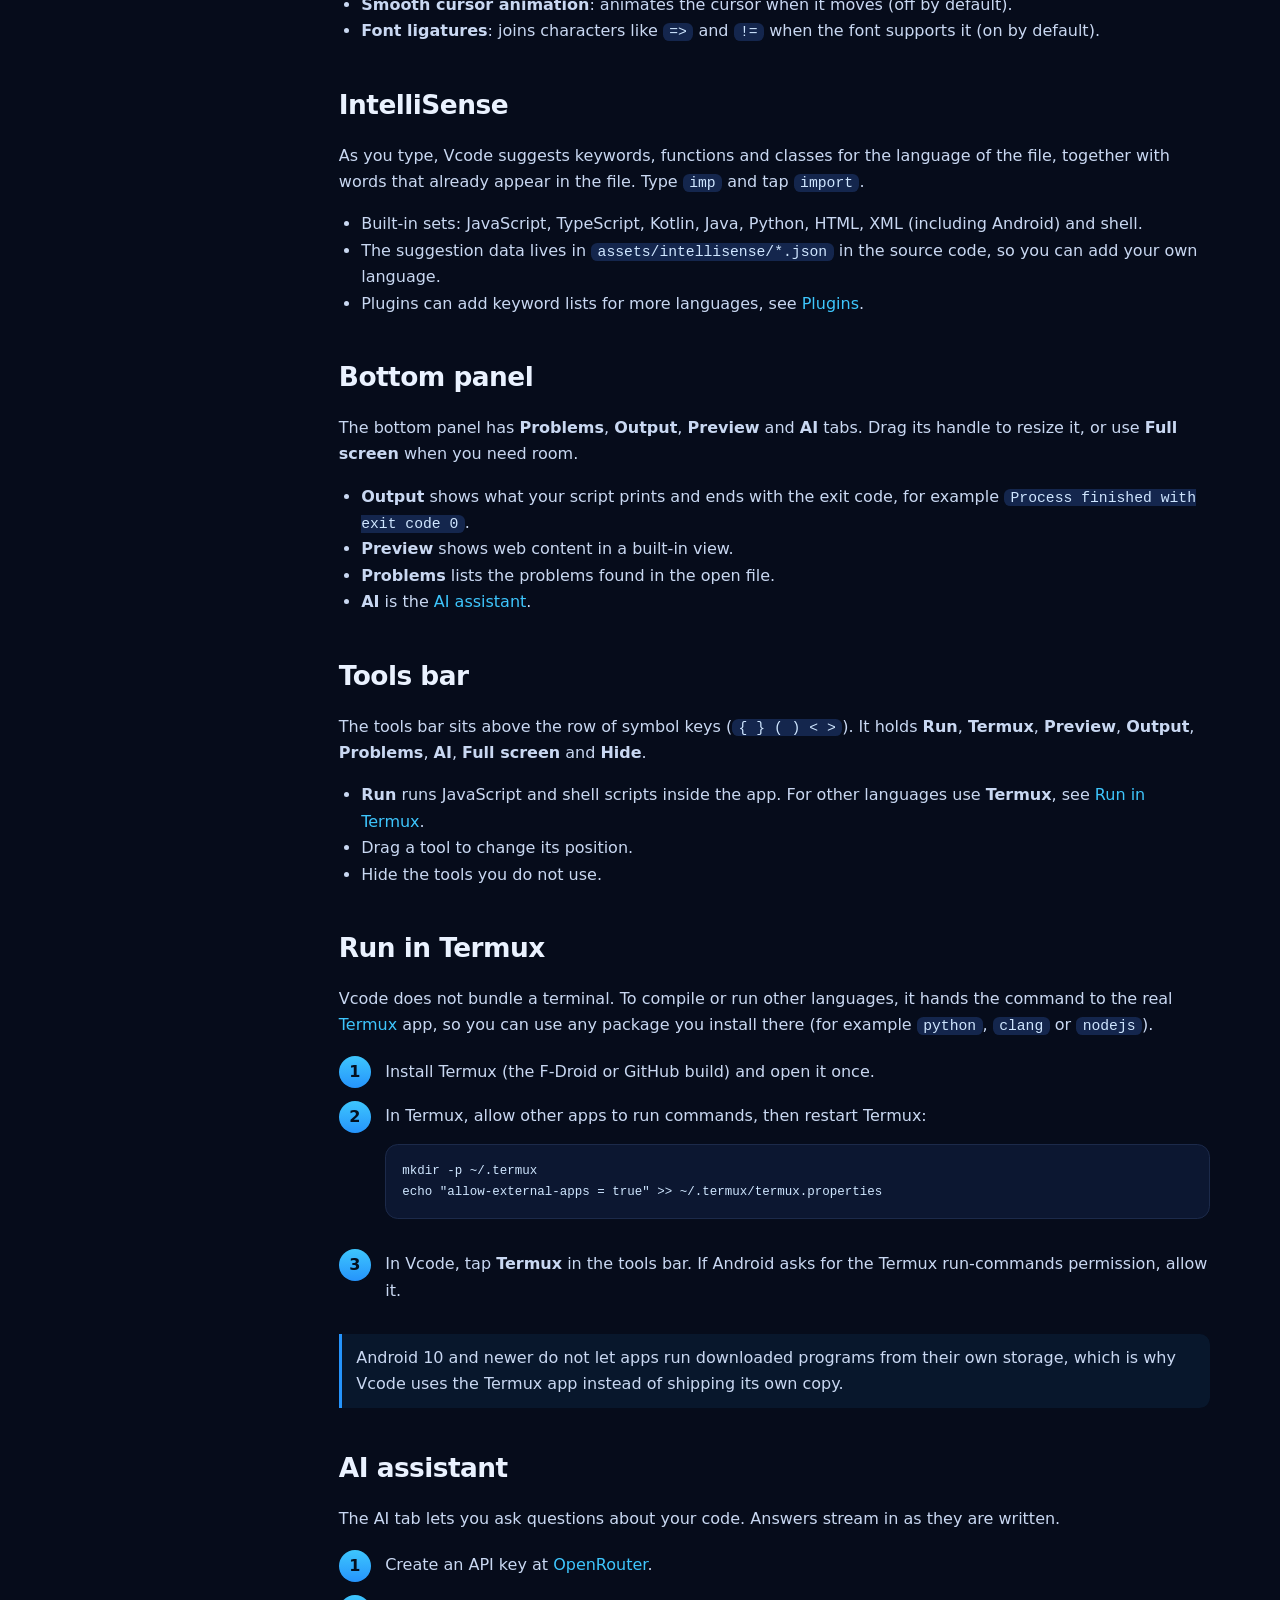
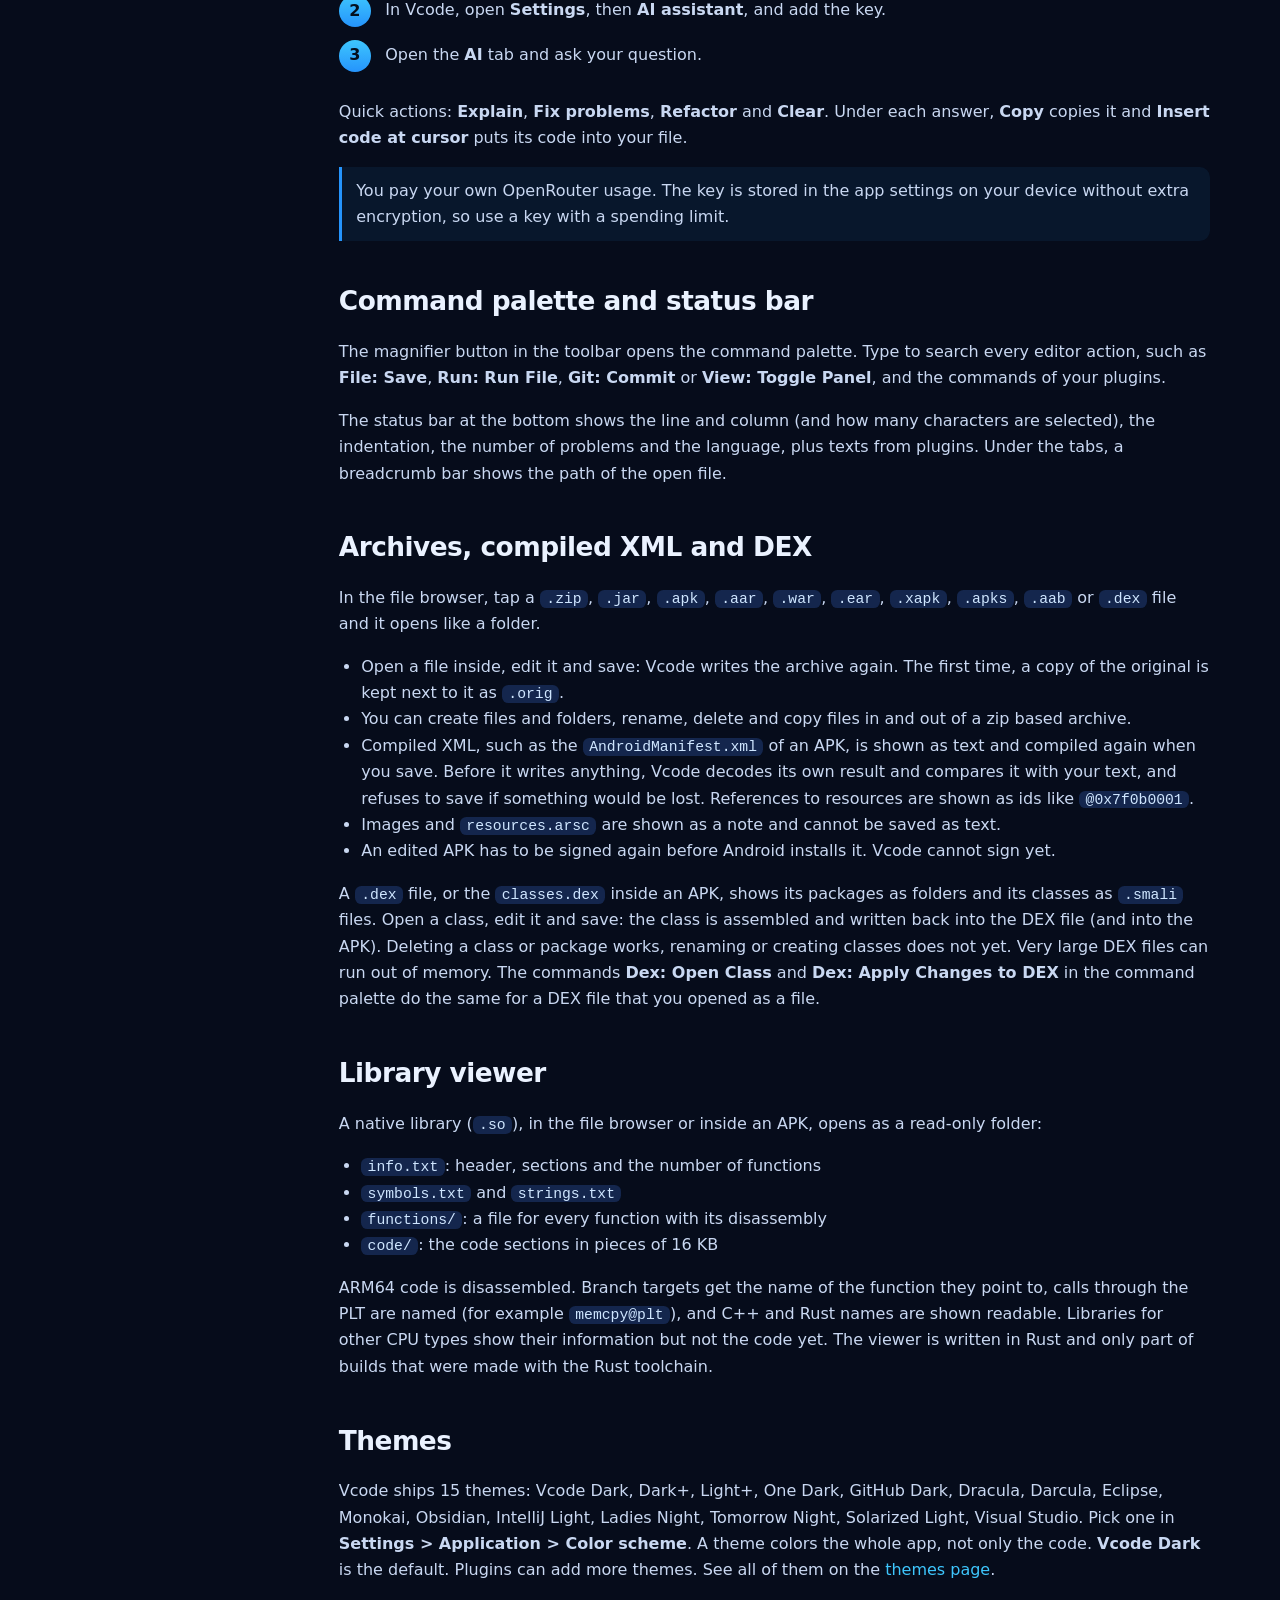
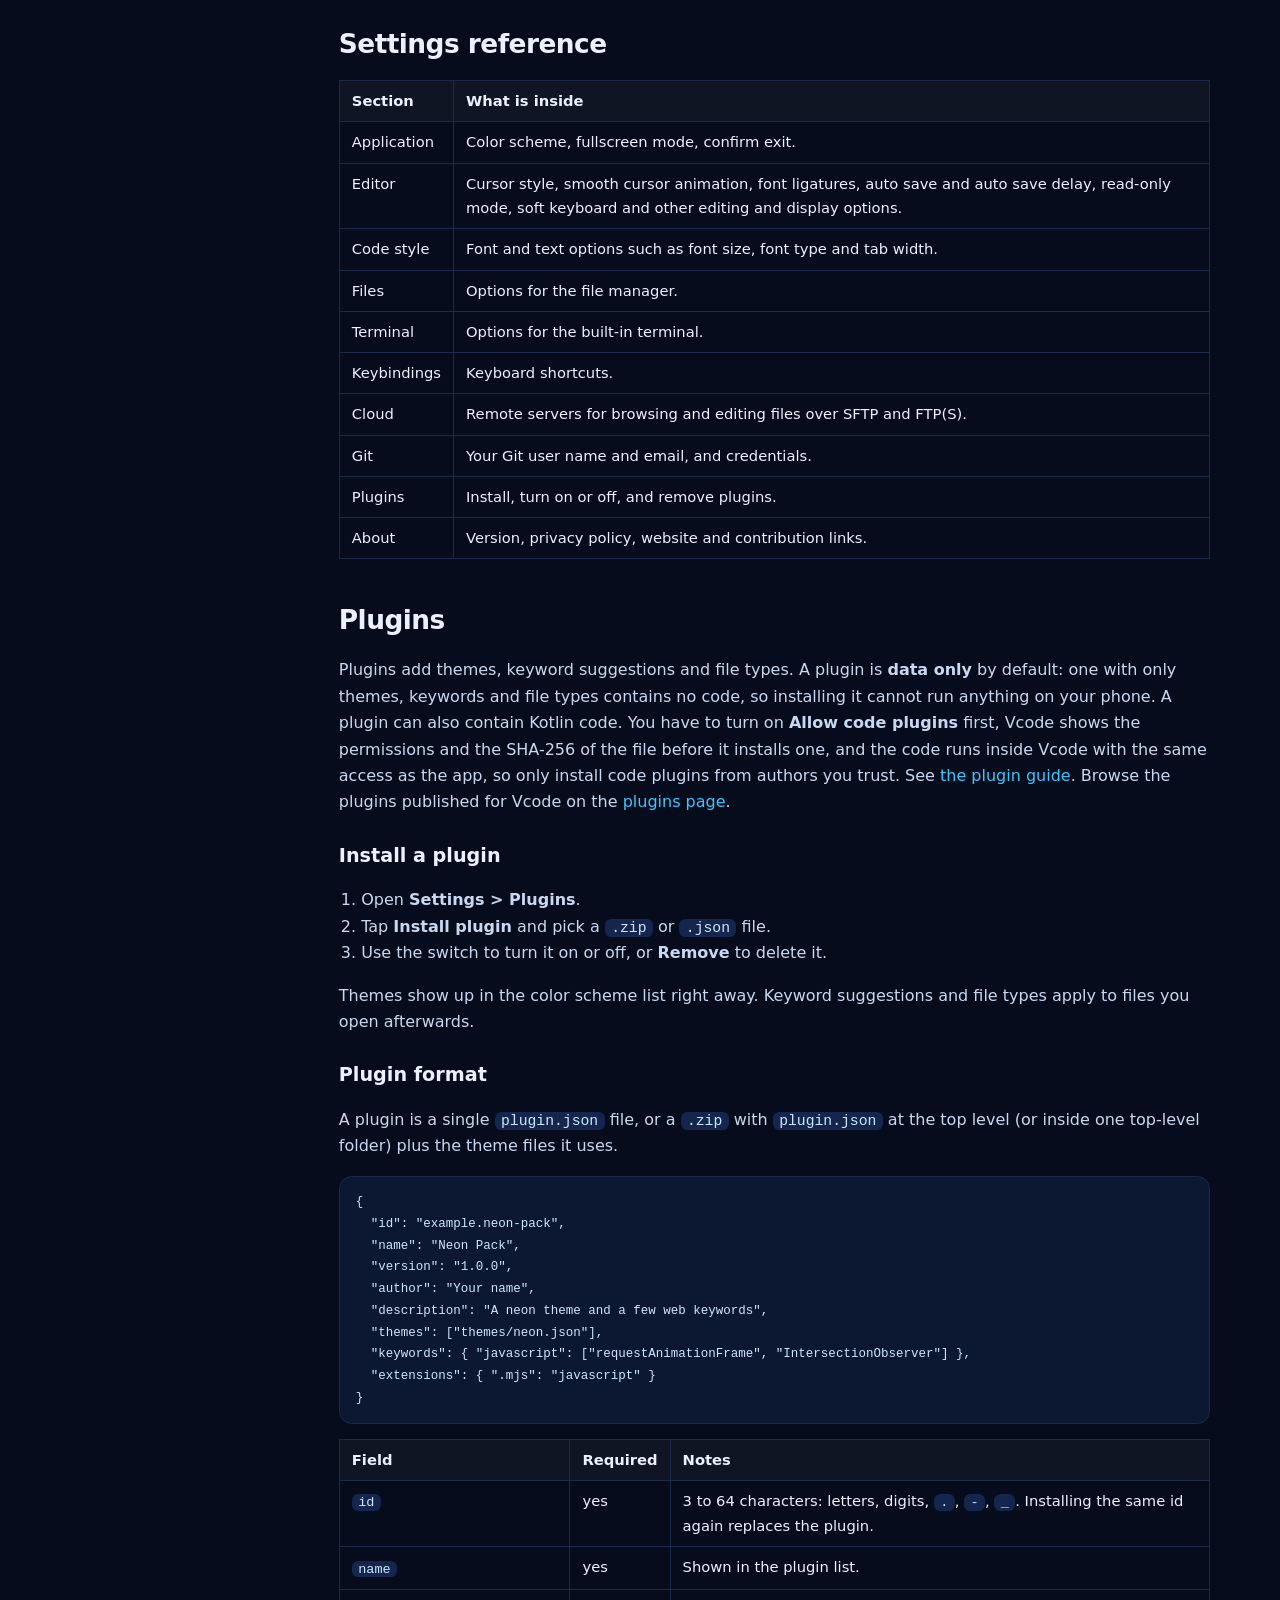
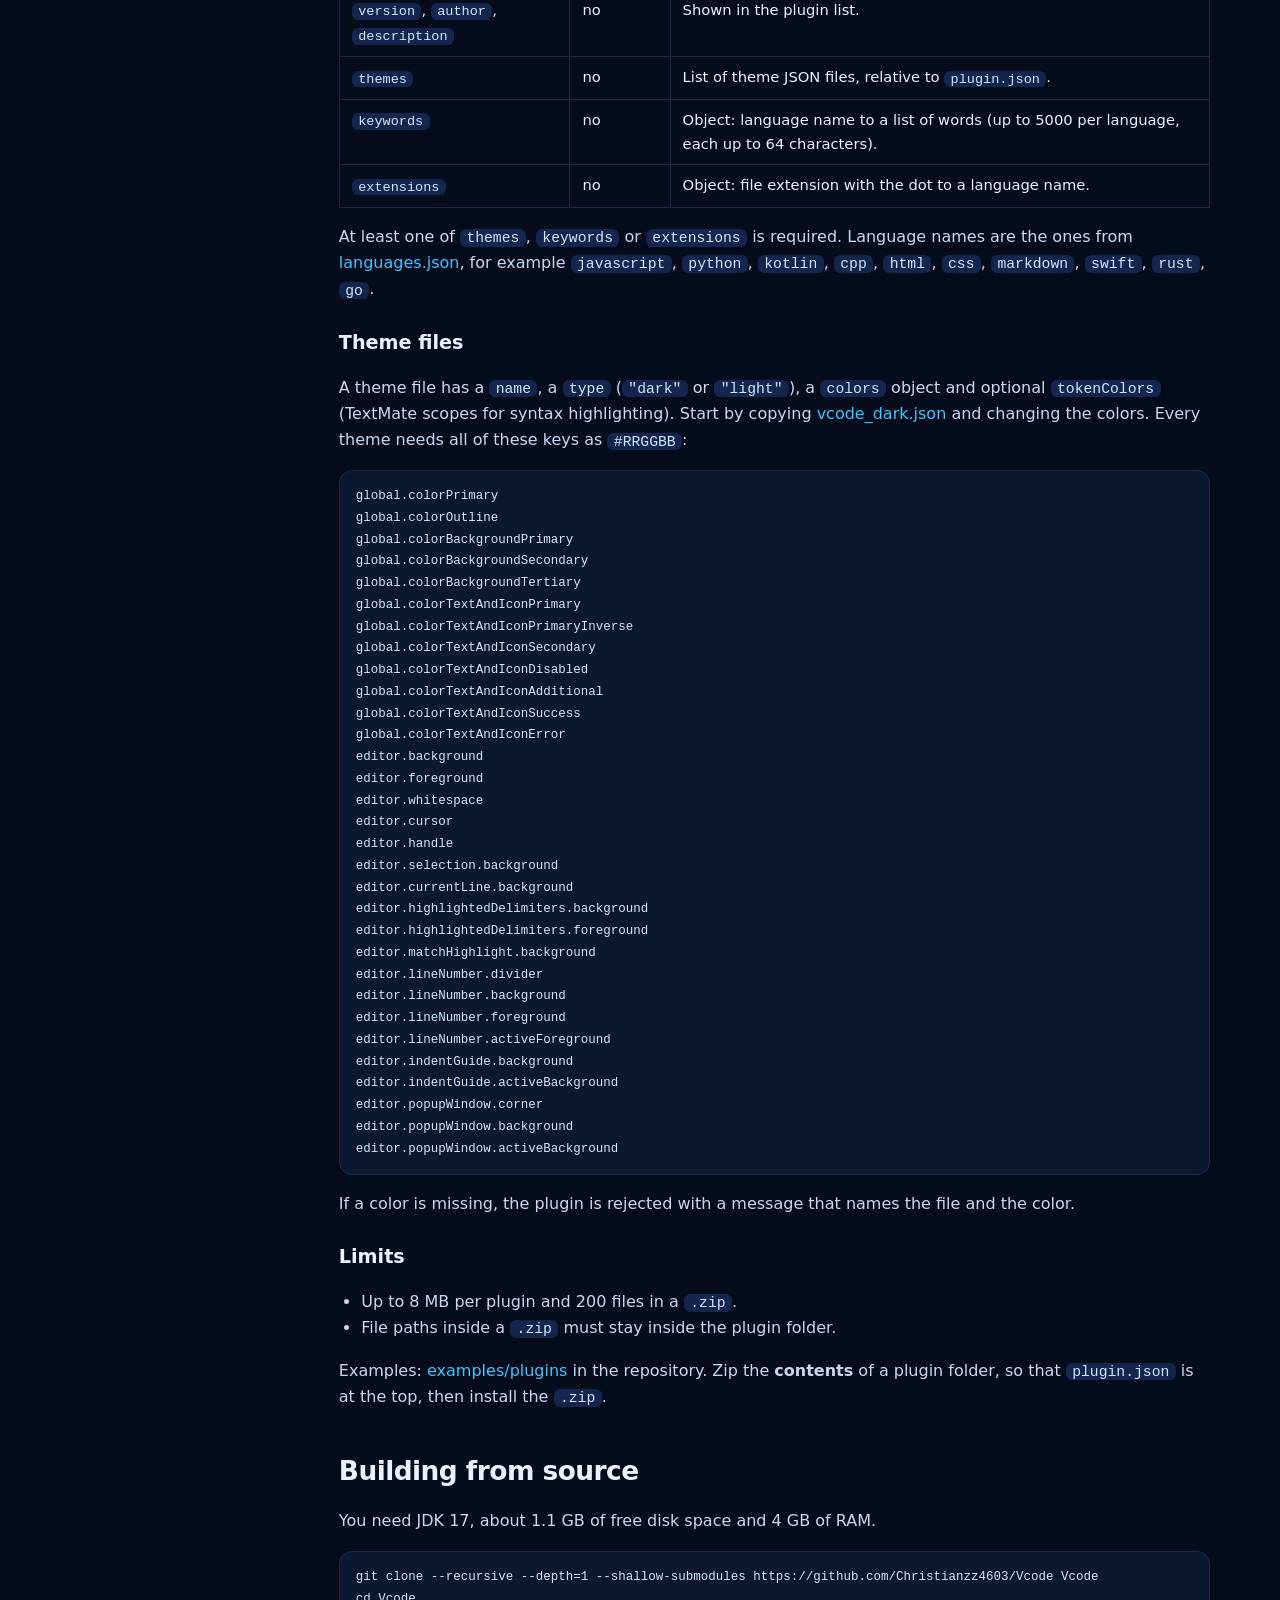
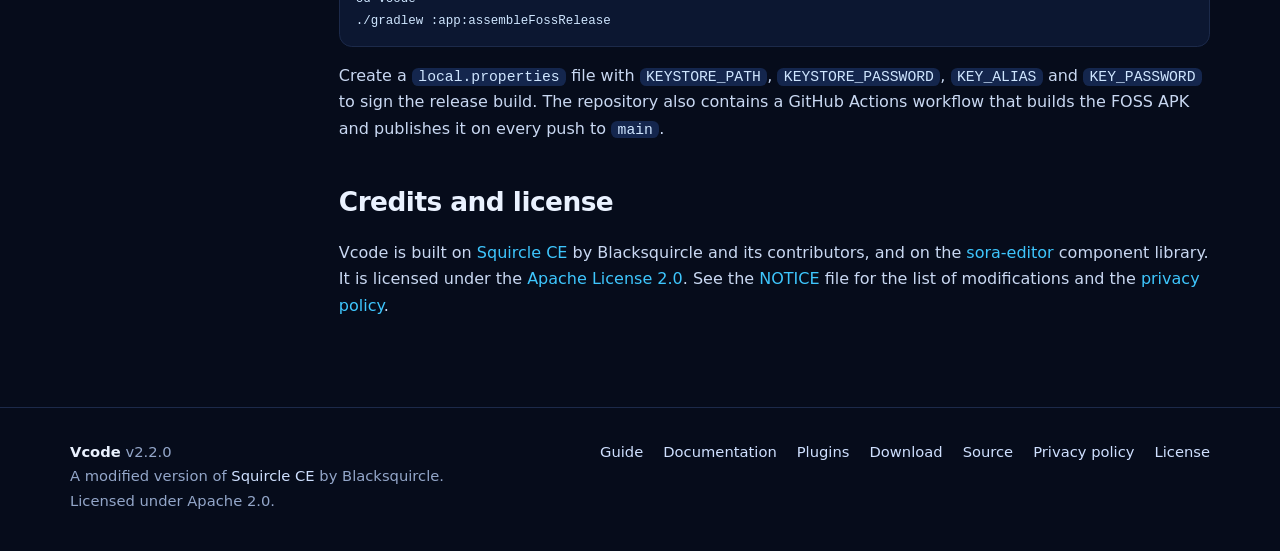
<file: documentation.html>
<!doctype html>
<html lang="en"><head><meta charset="utf-8"><meta name="viewport" content="width=device-width,initial-scale=1">
<meta name="google-site-verification" content="9itadM5S9NBN1lYsbC3KXynMW-eQVLNw7udwaSXANdw" /><meta name="theme-color" content="#0b1428"><meta name="color-scheme" content="dark">
<title>Documentation - Vcode</title><meta name="description" content="Vcode documentation: IntelliSense, panel, Run in Termux, AI assistant, settings, themes, languages, plugin format and building from source."><link rel="canonical" href="https://vcode-site.pages.dev/documentation">
<link rel="icon" type="image/svg+xml" href="/favicon.svg"><link rel="stylesheet" href="/assets/site.css">
<meta property="og:title" content="Documentation - Vcode"><meta property="og:description" content="Vcode documentation: IntelliSense, panel, Run in Termux, AI assistant, settings, themes, languages, plugin format and building from source."><meta property="og:url" content="https://vcode-site.pages.dev/documentation"><meta property="og:type" content="website"></head>
<body><div id="site-header"></div><main id="main"><div class="wrap"><div class="hero"><h1>Docu<span class="grad">mentation</span></h1><p>Editor features, the bottom panel, Run in Termux, the AI assistant, settings, themes, languages and the plugin format. New to Vcode? Start with the <a href="/guide" style="color:var(--c1)">guide</a>.</p></div>
<div class="doc"><aside class="toc" aria-label="On this page"><a href="#intro">What is Vcode?</a><a href="#install">Installing and updating</a><a href="#editor">The editor</a><a href="#intellisense">IntelliSense</a><a href="#panel">Bottom panel</a><a href="#tools">Tools bar</a><a href="#run">Run in Termux</a><a href="#ai">AI assistant</a><a href="#palette">Command palette</a><a href="#archives">Archives and DEX</a><a href="#libraries">Library viewer</a><a href="#themes">Themes</a><a href="#settings">Settings reference</a><a href="#plugins">Plugins</a><a href="#build">Building from source</a><a href="#credits">Credits and license</a></aside><article class="prose">
<h2 id="intro">What is Vcode?</h2>
<p>Vcode is a fast, free and open source code editor and file manager for Android. It is a modified version of <a href="https://github.com/massivemadness/Squircle-CE">Squircle CE</a> by Blacksquircle and is published under the Apache 2.0 license.</p>
<ul><li>Requires Android 7.0 (API 24) or newer.</li><li>App id: <code>com.vcode.studio</code>, so it installs next to the original Squircle CE.</li><li>Source code and releases: <a href="https://github.com/Christianzz4603/Vcode">github.com/Christianzz4603/Vcode</a>.</li></ul>
<h2 id="install">Installing and updating</h2>
<ol class="steps"><li><b>Download</b> <code>Vcode-foss.apk</code> from the <a href="/download">download link</a> or the <a href="https://github.com/Christianzz4603/Vcode/releases">releases page</a>.</li><li><b>Allow the install</b> when Android asks you to let your browser or file manager install unknown apps.</li><li><b>Open Vcode</b> and grant access to your files when it asks.</li></ol>
<div class="note">Builds before version 1.5.1 were each signed with a different temporary key, so Android refuses to update over them ("conflict with an existing package"). Uninstall the old build once (back up your files first) and install the new one. From 1.5.1 on, every build is signed with the same key, so updates install over each other.</div>
<h2 id="editor">The editor</h2>
<h3>Tabs</h3>
<p>Each open file has a tab with an icon for its language. A blue dot in place of the close button means the file has unsaved changes. Tap the selected tab to open a menu with close, close others and close all. Tabs can be reordered by dragging.</p>
<h3>Languages</h3>
<p>Vcode highlights 49 languages, including Kotlin, Java, Python, JavaScript, TypeScript, C, C++, C#, Go, Rust, Swift, PHP, Ruby, SQL, HTML, CSS, SCSS, Markdown and more. See the <a href="/languages">full list with file extensions</a>. Plugins can map extra file extensions to these languages.</p>
<h3>Keyword suggestions</h3>
<p>While you type, a small box suggests keywords for the language of the file plus words that already appear in the file. For example, type <code>imp</code> and tap <code>import</code>. Plugins can add their own words per language.</p>
<h3>Saving</h3>
<p>Turn on <b>Auto save</b> in Settings &gt; Editor to save files automatically. <b>Auto save delay</b> chooses when: when you switch tabs or leave the app, or 1, 3 or 10 seconds after you stop typing.</p>
<h3>Cursor and text</h3>
<ul><li><b>Cursor style</b>: thin, normal or thick.</li><li><b>Smooth cursor animation</b>: animates the cursor when it moves (off by default).</li><li><b>Font ligatures</b>: joins characters like <code>=&gt;</code> and <code>!=</code> when the font supports it (on by default).</li></ul>
<h2 id="intellisense">IntelliSense</h2>
<p>As you type, Vcode suggests keywords, functions and classes for the language of the file, together with words that already appear in the file. Type <code>imp</code> and tap <code>import</code>.</p>
<ul><li>Built-in sets: JavaScript, TypeScript, Kotlin, Java, Python, HTML, XML (including Android) and shell.</li><li>The suggestion data lives in <code>assets/intellisense/*.json</code> in the source code, so you can add your own language.</li><li>Plugins can add keyword lists for more languages, see <a href="#plugins">Plugins</a>.</li></ul>
<h2 id="panel">Bottom panel</h2>
<p>The bottom panel has <b>Problems</b>, <b>Output</b>, <b>Preview</b> and <b>AI</b> tabs. Drag its handle to resize it, or use <b>Full screen</b> when you need room.</p>
<ul><li><b>Output</b> shows what your script prints and ends with the exit code, for example <code>Process finished with exit code 0</code>.</li><li><b>Preview</b> shows web content in a built-in view.</li><li><b>Problems</b> lists the problems found in the open file.</li><li><b>AI</b> is the <a href="#ai">AI assistant</a>.</li></ul>
<h2 id="tools">Tools bar</h2>
<p>The tools bar sits above the row of symbol keys (<code>{ } ( ) &lt; &gt;</code>). It holds <b>Run</b>, <b>Termux</b>, <b>Preview</b>, <b>Output</b>, <b>Problems</b>, <b>AI</b>, <b>Full screen</b> and <b>Hide</b>.</p>
<ul><li><b>Run</b> runs JavaScript and shell scripts inside the app. For other languages use <b>Termux</b>, see <a href="#run">Run in Termux</a>.</li><li>Drag a tool to change its position.</li><li>Hide the tools you do not use.</li></ul>
<h2 id="run">Run in Termux</h2>
<p>Vcode does not bundle a terminal. To compile or run other languages, it hands the command to the real <a href="https://termux.dev">Termux</a> app, so you can use any package you install there (for example <code>python</code>, <code>clang</code> or <code>nodejs</code>).</p>
<ol class="steps"><li>Install Termux (the F-Droid or GitHub build) and open it once.</li><li>In Termux, allow other apps to run commands, then restart Termux:<pre><code>mkdir -p ~/.termux
echo "allow-external-apps = true" &gt;&gt; ~/.termux/termux.properties</code></pre></li><li>In Vcode, tap <b>Termux</b> in the tools bar. If Android asks for the Termux run-commands permission, allow it.</li></ol>
<div class="note">Android 10 and newer do not let apps run downloaded programs from their own storage, which is why Vcode uses the Termux app instead of shipping its own copy.</div>
<h2 id="ai">AI assistant</h2>
<p>The AI tab lets you ask questions about your code. Answers stream in as they are written.</p>
<ol class="steps"><li>Create an API key at <a href="https://openrouter.ai">OpenRouter</a>.</li><li>In Vcode, open <b>Settings</b>, then <b>AI assistant</b>, and add the key.</li><li>Open the <b>AI</b> tab and ask your question.</li></ol>
<p>Quick actions: <b>Explain</b>, <b>Fix problems</b>, <b>Refactor</b> and <b>Clear</b>. Under each answer, <b>Copy</b> copies it and <b>Insert code at cursor</b> puts its code into your file.</p>
<div class="note">You pay your own OpenRouter usage. The key is stored in the app settings on your device without extra encryption, so use a key with a spending limit.</div>
<h2 id="palette">Command palette and status bar</h2>
<p>The magnifier button in the toolbar opens the command palette. Type to search every editor action, such as <b>File: Save</b>, <b>Run: Run File</b>, <b>Git: Commit</b> or <b>View: Toggle Panel</b>, and the commands of your plugins.</p>
<p>The status bar at the bottom shows the line and column (and how many characters are selected), the indentation, the number of problems and the language, plus texts from plugins. Under the tabs, a breadcrumb bar shows the path of the open file.</p>
<h2 id="archives">Archives, compiled XML and DEX</h2>
<p>In the file browser, tap a <code>.zip</code>, <code>.jar</code>, <code>.apk</code>, <code>.aar</code>, <code>.war</code>, <code>.ear</code>, <code>.xapk</code>, <code>.apks</code>, <code>.aab</code> or <code>.dex</code> file and it opens like a folder.</p>
<ul><li>Open a file inside, edit it and save: Vcode writes the archive again. The first time, a copy of the original is kept next to it as <code>.orig</code>.</li><li>You can create files and folders, rename, delete and copy files in and out of a zip based archive.</li><li>Compiled XML, such as the <code>AndroidManifest.xml</code> of an APK, is shown as text and compiled again when you save. Before it writes anything, Vcode decodes its own result and compares it with your text, and refuses to save if something would be lost. References to resources are shown as ids like <code>@0x7f0b0001</code>.</li><li>Images and <code>resources.arsc</code> are shown as a note and cannot be saved as text.</li><li>An edited APK has to be signed again before Android installs it. Vcode cannot sign yet.</li></ul>
<p>A <code>.dex</code> file, or the <code>classes.dex</code> inside an APK, shows its packages as folders and its classes as <code>.smali</code> files. Open a class, edit it and save: the class is assembled and written back into the DEX file (and into the APK). Deleting a class or package works, renaming or creating classes does not yet. Very large DEX files can run out of memory. The commands <b>Dex: Open Class</b> and <b>Dex: Apply Changes to DEX</b> in the command palette do the same for a DEX file that you opened as a file.</p>
<h2 id="libraries">Library viewer</h2>
<p>A native library (<code>.so</code>), in the file browser or inside an APK, opens as a read-only folder:</p>
<ul><li><code>info.txt</code>: header, sections and the number of functions</li><li><code>symbols.txt</code> and <code>strings.txt</code></li><li><code>functions/</code>: a file for every function with its disassembly</li><li><code>code/</code>: the code sections in pieces of 16 KB</li></ul>
<p>ARM64 code is disassembled. Branch targets get the name of the function they point to, calls through the PLT are named (for example <code>memcpy@plt</code>), and C++ and Rust names are shown readable. Libraries for other CPU types show their information but not the code yet. The viewer is written in Rust and only part of builds that were made with the Rust toolchain.</p>
<h2 id="themes">Themes</h2>
<p>Vcode ships 15 themes: Vcode Dark, Dark+, Light+, One Dark, GitHub Dark, Dracula, Darcula, Eclipse, Monokai, Obsidian, IntelliJ Light, Ladies Night, Tomorrow Night, Solarized Light, Visual Studio. Pick one in <b>Settings &gt; Application &gt; Color scheme</b>. A theme colors the whole app, not only the code. <b>Vcode Dark</b> is the default. Plugins can add more themes. See all of them on the <a href="/themes">themes page</a>.</p>
<h2 id="settings">Settings reference</h2>
<div class="tw"><table><tr><th>Section</th><th>What is inside</th></tr>
<tr><td>Application</td><td>Color scheme, fullscreen mode, confirm exit.</td></tr>
<tr><td>Editor</td><td>Cursor style, smooth cursor animation, font ligatures, auto save and auto save delay, read-only mode, soft keyboard and other editing and display options.</td></tr>
<tr><td>Code style</td><td>Font and text options such as font size, font type and tab width.</td></tr>
<tr><td>Files</td><td>Options for the file manager.</td></tr>
<tr><td>Terminal</td><td>Options for the built-in terminal.</td></tr>
<tr><td>Keybindings</td><td>Keyboard shortcuts.</td></tr>
<tr><td>Cloud</td><td>Remote servers for browsing and editing files over SFTP and FTP(S).</td></tr>
<tr><td>Git</td><td>Your Git user name and email, and credentials.</td></tr>
<tr><td>Plugins</td><td>Install, turn on or off, and remove plugins.</td></tr>
<tr><td>About</td><td>Version, privacy policy, website and contribution links.</td></tr></table></div>
<h2 id="plugins">Plugins</h2>
<p>Plugins add themes, keyword suggestions and file types. A plugin is <b>data only</b> by default: one with only themes, keywords and file types contains no code, so installing it cannot run anything on your phone. A plugin can also contain Kotlin code. You have to turn on <b>Allow code plugins</b> first, Vcode shows the permissions and the SHA-256 of the file before it installs one, and the code runs inside Vcode with the same access as the app, so only install code plugins from authors you trust. See <a href="https://github.com/Christianzz4603/Vcode/blob/main/docs/PLUGINS.md">the plugin guide</a>. Browse the plugins published for Vcode on the <a href="/plugins">plugins page</a>.</p>
<h3>Install a plugin</h3>
<ol><li>Open <b>Settings &gt; Plugins</b>.</li><li>Tap <b>Install plugin</b> and pick a <code>.zip</code> or <code>.json</code> file.</li><li>Use the switch to turn it on or off, or <b>Remove</b> to delete it.</li></ol>
<p>Themes show up in the color scheme list right away. Keyword suggestions and file types apply to files you open afterwards.</p>
<h3>Plugin format</h3>
<p>A plugin is a single <code>plugin.json</code> file, or a <code>.zip</code> with <code>plugin.json</code> at the top level (or inside one top-level folder) plus the theme files it uses.</p>
<pre><code>{
  "id": "example.neon-pack",
  "name": "Neon Pack",
  "version": "1.0.0",
  "author": "Your name",
  "description": "A neon theme and a few web keywords",
  "themes": ["themes/neon.json"],
  "keywords": { "javascript": ["requestAnimationFrame", "IntersectionObserver"] },
  "extensions": { ".mjs": "javascript" }
}</code></pre>
<div class="tw"><table><tr><th>Field</th><th>Required</th><th>Notes</th></tr>
<tr><td><code>id</code></td><td>yes</td><td>3 to 64 characters: letters, digits, <code>.</code>, <code>-</code>, <code>_</code>. Installing the same id again replaces the plugin.</td></tr>
<tr><td><code>name</code></td><td>yes</td><td>Shown in the plugin list.</td></tr>
<tr><td><code>version</code>, <code>author</code>, <code>description</code></td><td>no</td><td>Shown in the plugin list.</td></tr>
<tr><td><code>themes</code></td><td>no</td><td>List of theme JSON files, relative to <code>plugin.json</code>.</td></tr>
<tr><td><code>keywords</code></td><td>no</td><td>Object: language name to a list of words (up to 5000 per language, each up to 64 characters).</td></tr>
<tr><td><code>extensions</code></td><td>no</td><td>Object: file extension with the dot to a language name.</td></tr></table></div>
<p>At least one of <code>themes</code>, <code>keywords</code> or <code>extensions</code> is required. Language names are the ones from <a href="https://github.com/Christianzz4603/Vcode/blob/main/feature-editor/impl/src/main/assets/languages.json">languages.json</a>, for example <code>javascript</code>, <code>python</code>, <code>kotlin</code>, <code>cpp</code>, <code>html</code>, <code>css</code>, <code>markdown</code>, <code>swift</code>, <code>rust</code>, <code>go</code>.</p>
<h3>Theme files</h3>
<p>A theme file has a <code>name</code>, a <code>type</code> (<code>"dark"</code> or <code>"light"</code>), a <code>colors</code> object and optional <code>tokenColors</code> (TextMate scopes for syntax highlighting). Start by copying <a href="https://github.com/Christianzz4603/Vcode/blob/main/feature-themes/impl/src/main/assets/themes/vcode_dark.json">vcode_dark.json</a> and changing the colors. Every theme needs all of these keys as <code>#RRGGBB</code>:</p>
<pre><code>global.colorPrimary
global.colorOutline
global.colorBackgroundPrimary
global.colorBackgroundSecondary
global.colorBackgroundTertiary
global.colorTextAndIconPrimary
global.colorTextAndIconPrimaryInverse
global.colorTextAndIconSecondary
global.colorTextAndIconDisabled
global.colorTextAndIconAdditional
global.colorTextAndIconSuccess
global.colorTextAndIconError
editor.background
editor.foreground
editor.whitespace
editor.cursor
editor.handle
editor.selection.background
editor.currentLine.background
editor.highlightedDelimiters.background
editor.highlightedDelimiters.foreground
editor.matchHighlight.background
editor.lineNumber.divider
editor.lineNumber.background
editor.lineNumber.foreground
editor.lineNumber.activeForeground
editor.indentGuide.background
editor.indentGuide.activeBackground
editor.popupWindow.corner
editor.popupWindow.background
editor.popupWindow.activeBackground</code></pre>
<p>If a color is missing, the plugin is rejected with a message that names the file and the color.</p>
<h3>Limits</h3>
<ul><li>Up to 8 MB per plugin and 200 files in a <code>.zip</code>.</li><li>File paths inside a <code>.zip</code> must stay inside the plugin folder.</li></ul>
<p>Examples: <a href="https://github.com/Christianzz4603/Vcode/tree/main/examples/plugins">examples/plugins</a> in the repository. Zip the <b>contents</b> of a plugin folder, so that <code>plugin.json</code> is at the top, then install the <code>.zip</code>.</p>
<h2 id="build">Building from source</h2>
<p>You need JDK 17, about 1.1 GB of free disk space and 4 GB of RAM.</p>
<pre><code>git clone --recursive --depth=1 --shallow-submodules https://github.com/Christianzz4603/Vcode Vcode
cd Vcode
./gradlew :app:assembleFossRelease</code></pre>
<p>Create a <code>local.properties</code> file with <code>KEYSTORE_PATH</code>, <code>KEYSTORE_PASSWORD</code>, <code>KEY_ALIAS</code> and <code>KEY_PASSWORD</code> to sign the release build. The repository also contains a GitHub Actions workflow that builds the FOSS APK and publishes it on every push to <code>main</code>.</p>
<h2 id="credits">Credits and license</h2>
<p>Vcode is built on <a href="https://github.com/massivemadness/Squircle-CE">Squircle CE</a> by Blacksquircle and its contributors, and on the <a href="https://github.com/Rosemoe/sora-editor">sora-editor</a> component library. It is licensed under the <a href="https://github.com/Christianzz4603/Vcode/blob/main/LICENSE">Apache License 2.0</a>. See the <a href="https://github.com/Christianzz4603/Vcode/blob/main/NOTICE">NOTICE</a> file for the list of modifications and the <a href="https://github.com/Christianzz4603/Vcode/blob/main/PRIVACY-POLICY.md">privacy policy</a>.</p>
</article></div></div></main><div id="site-footer"></div><script src="/assets/layout.js"></script></body></html>
</file>
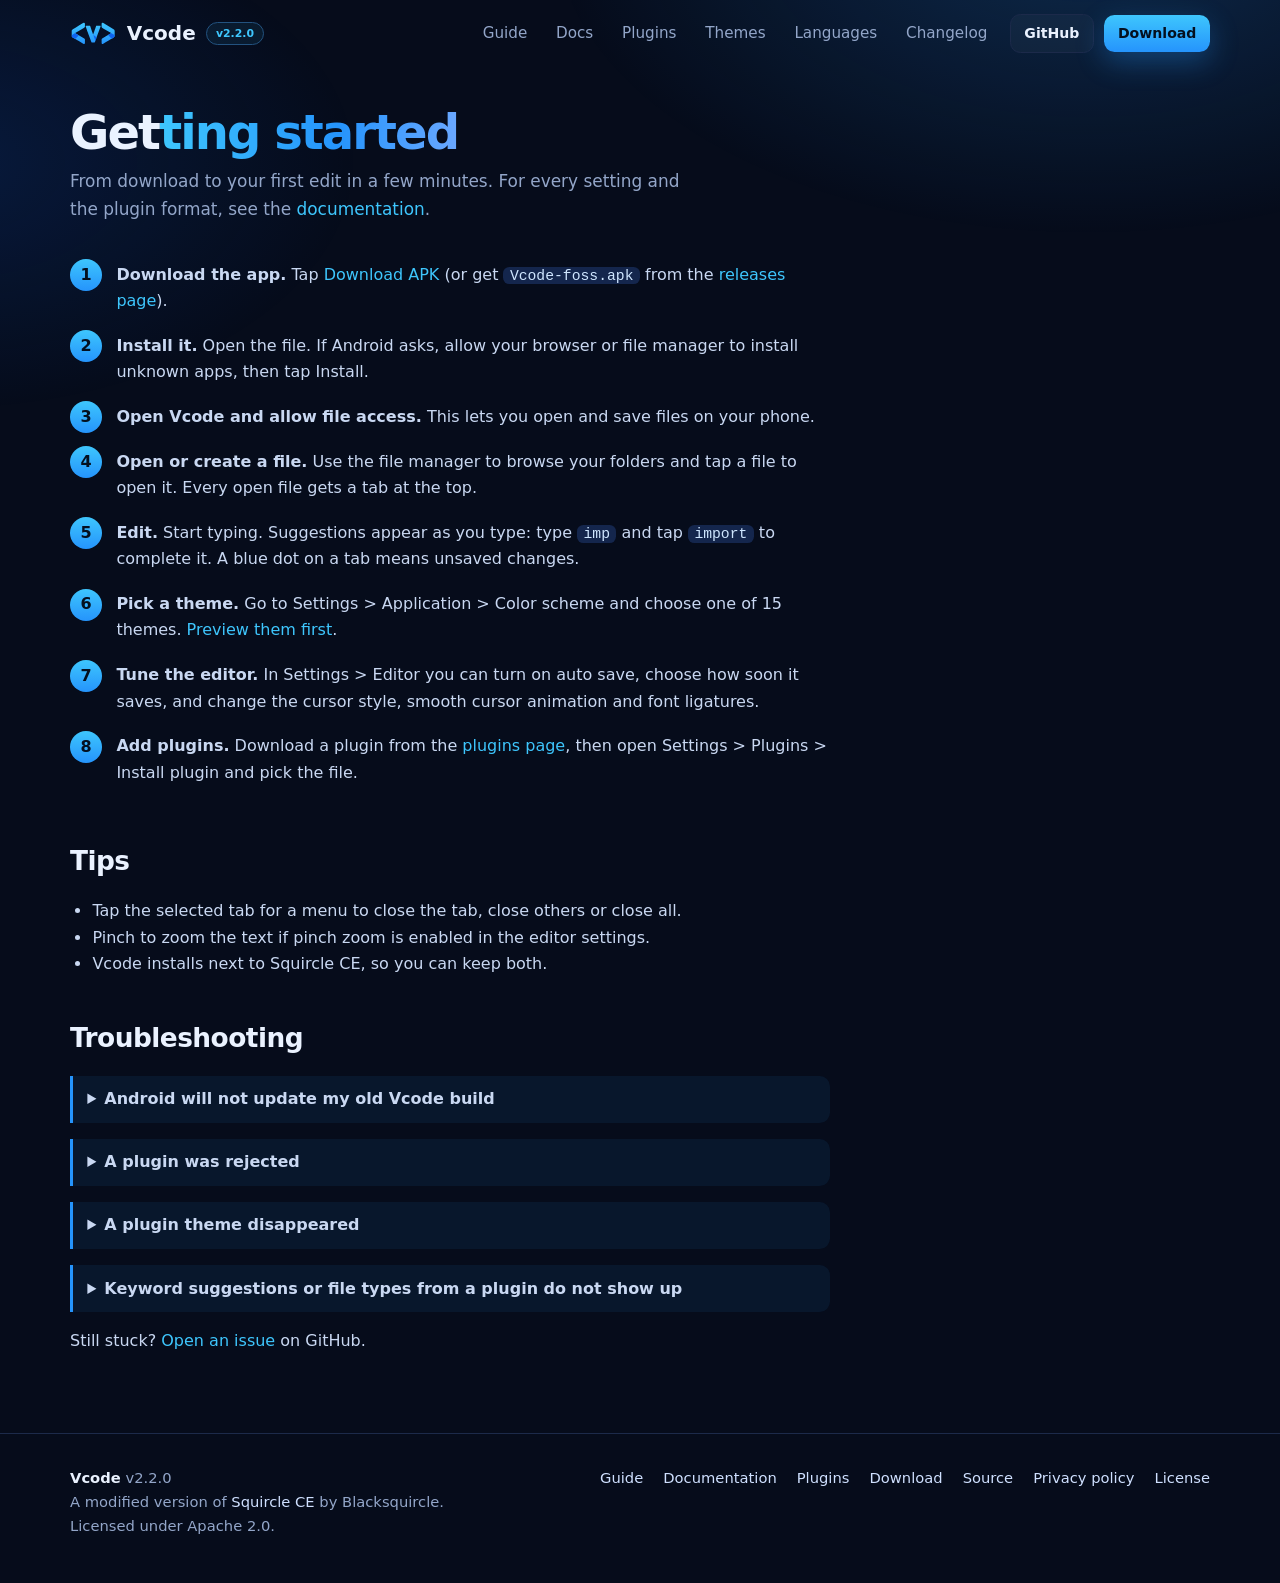
<file: guide.html>
<!doctype html>
<html lang="en"><head><meta charset="utf-8"><meta name="viewport" content="width=device-width,initial-scale=1">
<meta name="google-site-verification" content="9itadM5S9NBN1lYsbC3KXynMW-eQVLNw7udwaSXANdw" /><meta name="theme-color" content="#0b1428"><meta name="color-scheme" content="dark">
<title>Getting started - Vcode</title><meta name="description" content="A step by step guide to installing and using Vcode: install, open files, themes, settings and plugins."><link rel="canonical" href="https://vcode-site.pages.dev/guide">
<link rel="icon" type="image/svg+xml" href="/favicon.svg"><link rel="stylesheet" href="/assets/site.css">
<meta property="og:title" content="Getting started - Vcode"><meta property="og:description" content="A step by step guide to installing and using Vcode: install, open files, themes, settings and plugins."><meta property="og:url" content="https://vcode-site.pages.dev/guide"><meta property="og:type" content="website"></head>
<body><div id="site-header"></div><main id="main"><div class="wrap"><div class="hero"><h1>Get<span class="grad">ting started</span></h1><p>From download to your first edit in a few minutes. For every setting and the plugin format, see the <a href="/documentation" style="color:var(--c1)">documentation</a>.</p></div>
<article class="prose" style="max-width:760px;padding-bottom:30px">
<ol class="steps">
<li><b>Download the app.</b> Tap <a href="/download">Download APK</a> (or get <code>Vcode-foss.apk</code> from the <a href="https://github.com/Christianzz4603/Vcode/releases">releases page</a>).</li>
<li><b>Install it.</b> Open the file. If Android asks, allow your browser or file manager to install unknown apps, then tap Install.</li>
<li><b>Open Vcode and allow file access.</b> This lets you open and save files on your phone.</li>
<li><b>Open or create a file.</b> Use the file manager to browse your folders and tap a file to open it. Every open file gets a tab at the top.</li>
<li><b>Edit.</b> Start typing. Suggestions appear as you type: type <code>imp</code> and tap <code>import</code> to complete it. A blue dot on a tab means unsaved changes.</li>
<li><b>Pick a theme.</b> Go to Settings &gt; Application &gt; Color scheme and choose one of 15 themes. <a href="/themes">Preview them first</a>.</li>
<li><b>Tune the editor.</b> In Settings &gt; Editor you can turn on auto save, choose how soon it saves, and change the cursor style, smooth cursor animation and font ligatures.</li>
<li><b>Add plugins.</b> Download a plugin from the <a href="/plugins">plugins page</a>, then open Settings &gt; Plugins &gt; Install plugin and pick the file.</li>
</ol>
<h2>Tips</h2>
<ul><li>Tap the selected tab for a menu to close the tab, close others or close all.</li><li>Pinch to zoom the text if pinch zoom is enabled in the editor settings.</li><li>Vcode installs next to Squircle CE, so you can keep both.</li></ul>
<h2>Troubleshooting</h2>
<details class="note"><summary><b>Android will not update my old Vcode build</b></summary><p>Builds before version 1.5.1 were each signed with a different temporary key, so Android refuses to update over them ("conflict with an existing package"). Uninstall the old build once (back up your files first) and install the new one. From 1.5.1 on, every build is signed with the same key, so updates install over each other.</p></details>
<details class="note"><summary><b>A plugin was rejected</b></summary><p>The message names the problem. The most common one is a theme file that is missing a color. Compare it with <a href="/documentation#plugins">the list of required colors</a>.</p></details>
<details class="note"><summary><b>A plugin theme disappeared</b></summary><p>Themes from a plugin are only available while the plugin is installed and turned on. If you remove it while it is the active theme, Vcode switches back to Vcode Dark.</p></details>
<details class="note"><summary><b>Keyword suggestions or file types from a plugin do not show up</b></summary><p>They apply to files you open after installing or turning on the plugin. Close the file and open it again.</p></details>
<p>Still stuck? <a href="https://github.com/Christianzz4603/Vcode/issues">Open an issue</a> on GitHub.</p>
</article></div></main><div id="site-footer"></div><script src="/assets/layout.js"></script></body></html>
</file>
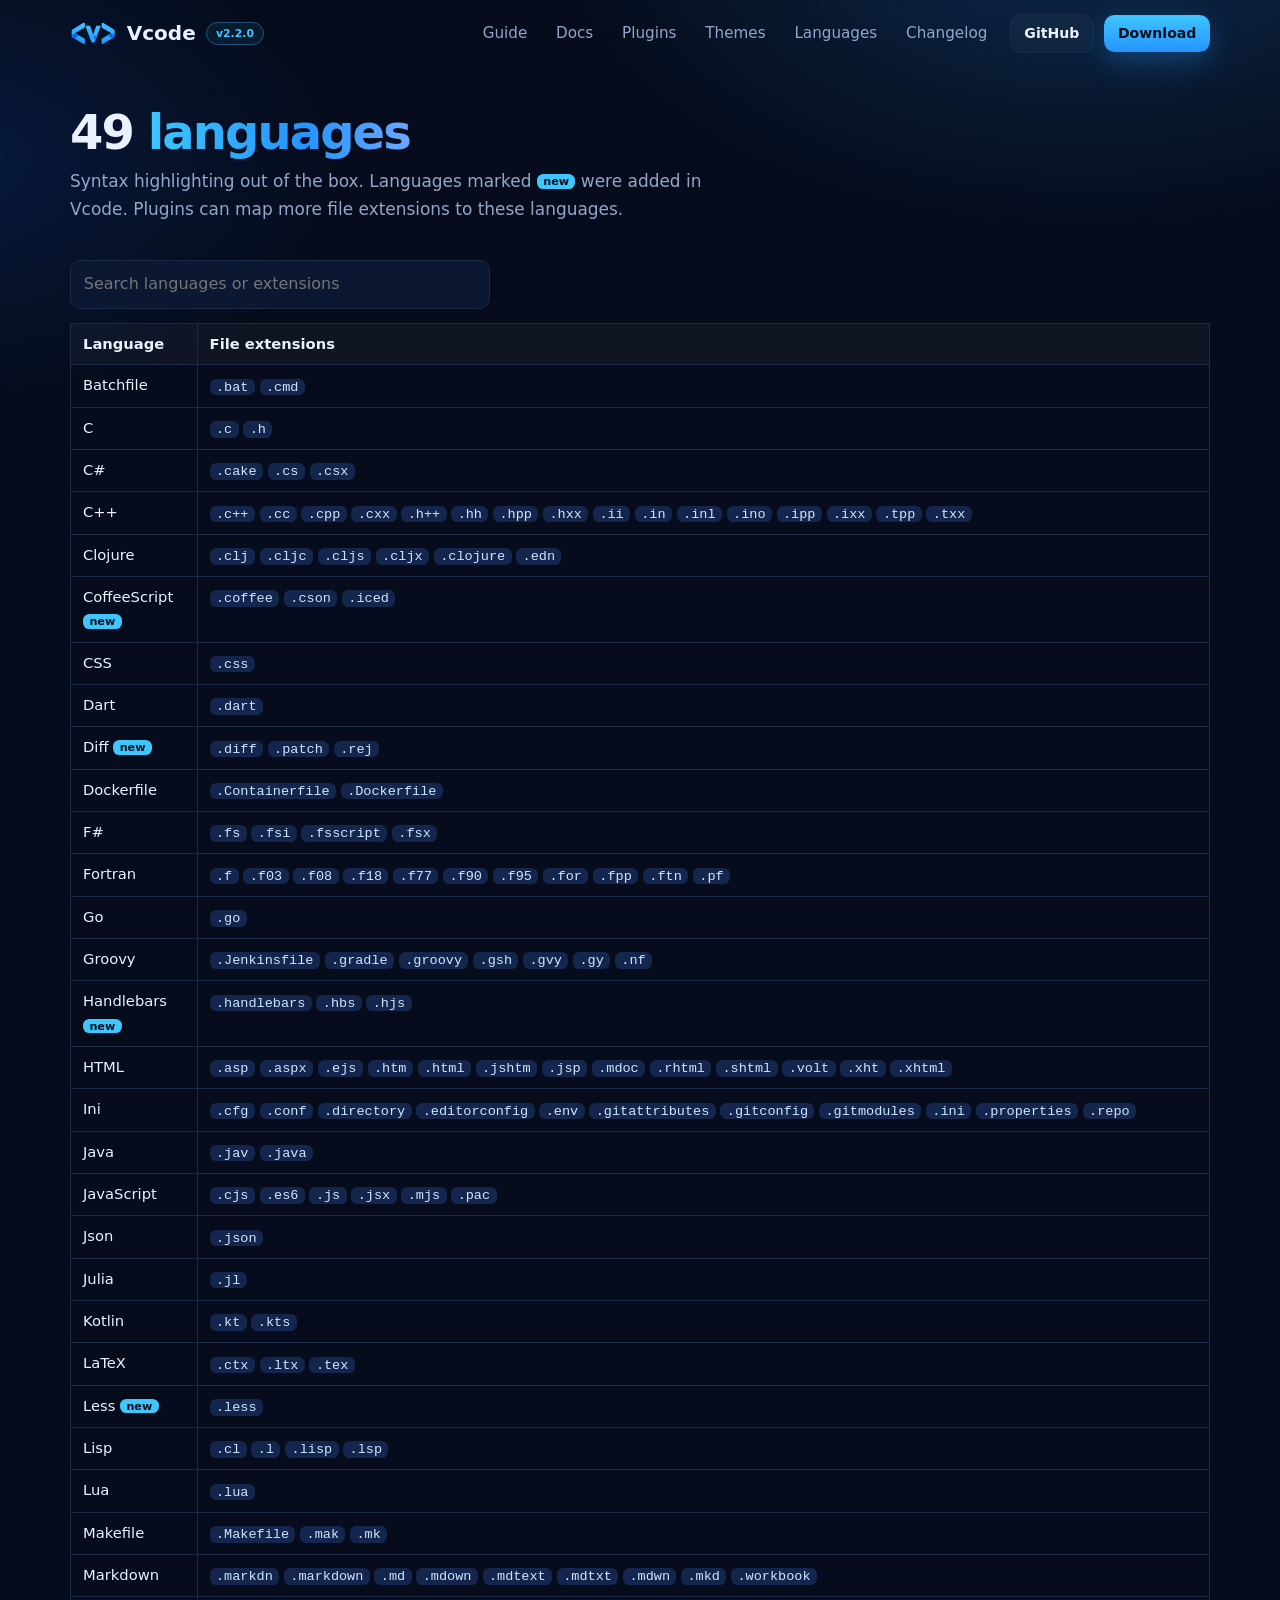
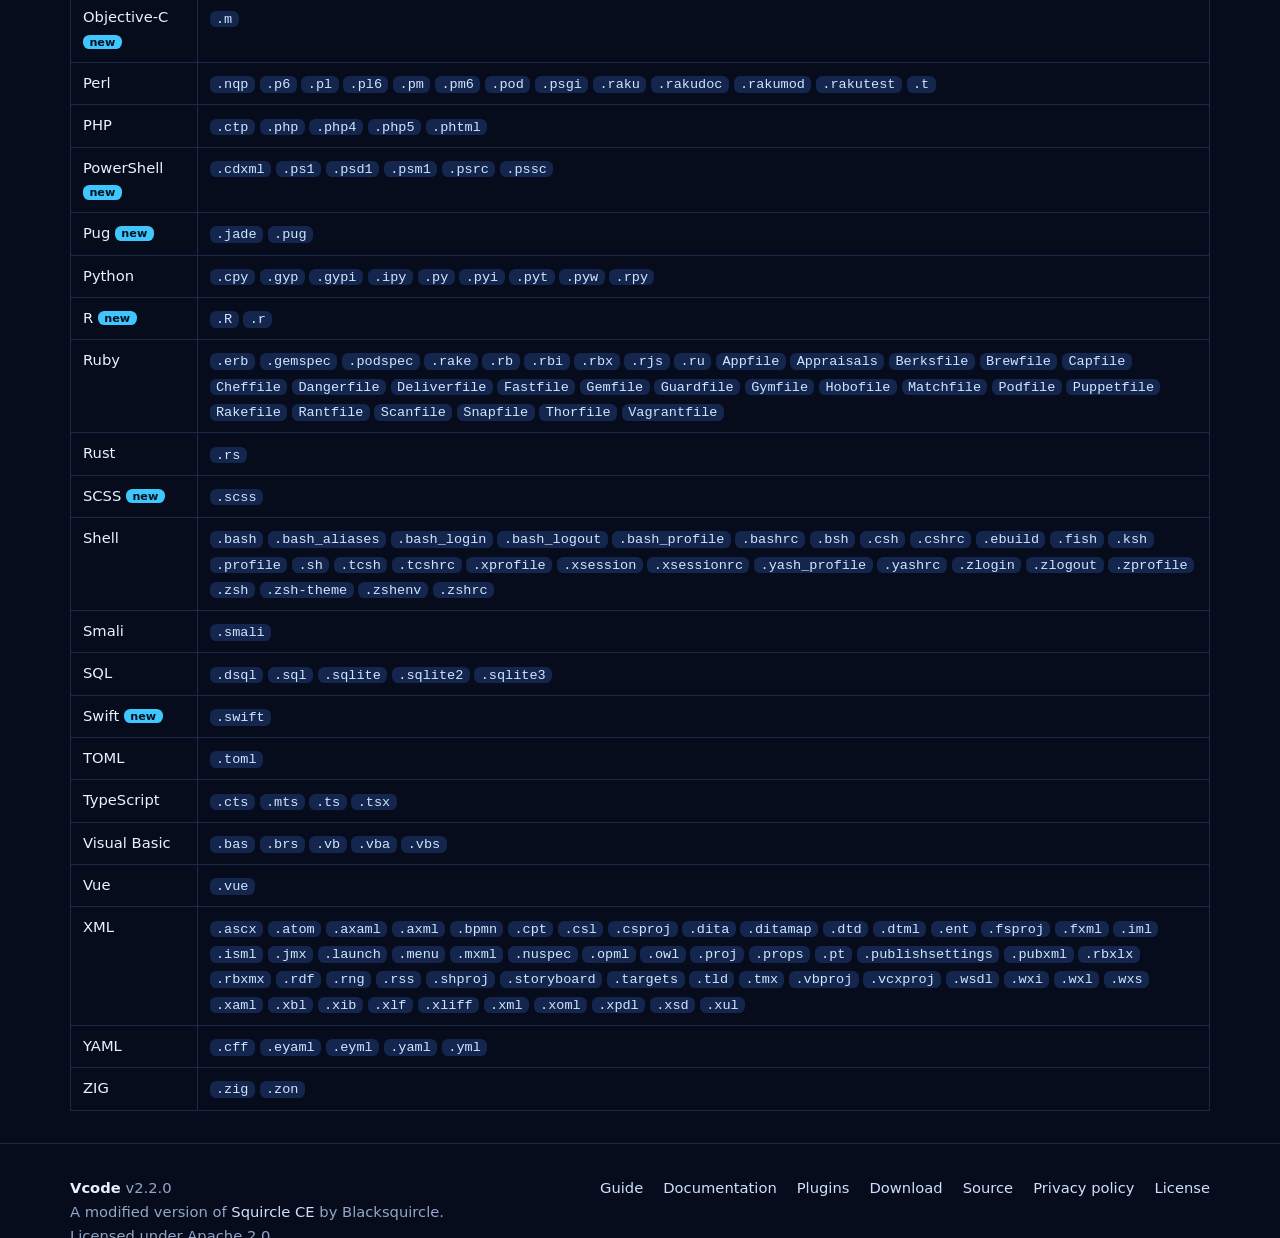
<file: languages.html>
<!doctype html>
<html lang="en"><head><meta charset="utf-8"><meta name="viewport" content="width=device-width,initial-scale=1">
<meta name="google-site-verification" content="9itadM5S9NBN1lYsbC3KXynMW-eQVLNw7udwaSXANdw" /><meta name="theme-color" content="#0b1428"><meta name="color-scheme" content="dark">
<title>Languages - Vcode</title><meta name="description" content="The 49 languages Vcode highlights, with file extensions."><link rel="canonical" href="https://vcode-site.pages.dev/languages">
<link rel="icon" type="image/svg+xml" href="/favicon.svg"><link rel="stylesheet" href="/assets/site.css">
<meta property="og:title" content="Languages - Vcode"><meta property="og:description" content="The 49 languages Vcode highlights, with file extensions."><meta property="og:url" content="https://vcode-site.pages.dev/languages"><meta property="og:type" content="website"></head>
<body><div id="site-header"></div><main id="main"><div class="wrap"><div class="hero"><h1>49 <span class="grad">languages</span></h1><p>Syntax highlighting out of the box. Languages marked <span class="badge">new</span> were added in Vcode. Plugins can map more file extensions to these languages.</p></div>
<div style="max-width:420px;margin:18px 0 6px"><input id="q" type="search" placeholder="Search languages or extensions" aria-label="Search languages"></div>
<div class="tw"><table id="t"><tr><th>Language</th><th>File extensions</th></tr><tr><td>Batchfile</td><td><code>.bat</code> <code>.cmd</code></td></tr><tr><td>C</td><td><code>.c</code> <code>.h</code></td></tr><tr><td>C#</td><td><code>.cake</code> <code>.cs</code> <code>.csx</code></td></tr><tr><td>C++</td><td><code>.c++</code> <code>.cc</code> <code>.cpp</code> <code>.cxx</code> <code>.h++</code> <code>.hh</code> <code>.hpp</code> <code>.hxx</code> <code>.ii</code> <code>.in</code> <code>.inl</code> <code>.ino</code> <code>.ipp</code> <code>.ixx</code> <code>.tpp</code> <code>.txx</code></td></tr><tr><td>Clojure</td><td><code>.clj</code> <code>.cljc</code> <code>.cljs</code> <code>.cljx</code> <code>.clojure</code> <code>.edn</code></td></tr><tr><td>CoffeeScript <span class=badge>new</span></td><td><code>.coffee</code> <code>.cson</code> <code>.iced</code></td></tr><tr><td>CSS</td><td><code>.css</code></td></tr><tr><td>Dart</td><td><code>.dart</code></td></tr><tr><td>Diff <span class=badge>new</span></td><td><code>.diff</code> <code>.patch</code> <code>.rej</code></td></tr><tr><td>Dockerfile</td><td><code>.Containerfile</code> <code>.Dockerfile</code></td></tr><tr><td>F#</td><td><code>.fs</code> <code>.fsi</code> <code>.fsscript</code> <code>.fsx</code></td></tr><tr><td>Fortran</td><td><code>.f</code> <code>.f03</code> <code>.f08</code> <code>.f18</code> <code>.f77</code> <code>.f90</code> <code>.f95</code> <code>.for</code> <code>.fpp</code> <code>.ftn</code> <code>.pf</code></td></tr><tr><td>Go</td><td><code>.go</code></td></tr><tr><td>Groovy</td><td><code>.Jenkinsfile</code> <code>.gradle</code> <code>.groovy</code> <code>.gsh</code> <code>.gvy</code> <code>.gy</code> <code>.nf</code></td></tr><tr><td>Handlebars <span class=badge>new</span></td><td><code>.handlebars</code> <code>.hbs</code> <code>.hjs</code></td></tr><tr><td>HTML</td><td><code>.asp</code> <code>.aspx</code> <code>.ejs</code> <code>.htm</code> <code>.html</code> <code>.jshtm</code> <code>.jsp</code> <code>.mdoc</code> <code>.rhtml</code> <code>.shtml</code> <code>.volt</code> <code>.xht</code> <code>.xhtml</code></td></tr><tr><td>Ini</td><td><code>.cfg</code> <code>.conf</code> <code>.directory</code> <code>.editorconfig</code> <code>.env</code> <code>.gitattributes</code> <code>.gitconfig</code> <code>.gitmodules</code> <code>.ini</code> <code>.properties</code> <code>.repo</code></td></tr><tr><td>Java</td><td><code>.jav</code> <code>.java</code></td></tr><tr><td>JavaScript</td><td><code>.cjs</code> <code>.es6</code> <code>.js</code> <code>.jsx</code> <code>.mjs</code> <code>.pac</code></td></tr><tr><td>Json</td><td><code>.json</code></td></tr><tr><td>Julia</td><td><code>.jl</code></td></tr><tr><td>Kotlin</td><td><code>.kt</code> <code>.kts</code></td></tr><tr><td>LaTeX</td><td><code>.ctx</code> <code>.ltx</code> <code>.tex</code></td></tr><tr><td>Less <span class=badge>new</span></td><td><code>.less</code></td></tr><tr><td>Lisp</td><td><code>.cl</code> <code>.l</code> <code>.lisp</code> <code>.lsp</code></td></tr><tr><td>Lua</td><td><code>.lua</code></td></tr><tr><td>Makefile</td><td><code>.Makefile</code> <code>.mak</code> <code>.mk</code></td></tr><tr><td>Markdown</td><td><code>.markdn</code> <code>.markdown</code> <code>.md</code> <code>.mdown</code> <code>.mdtext</code> <code>.mdtxt</code> <code>.mdwn</code> <code>.mkd</code> <code>.workbook</code></td></tr><tr><td>Objective-C <span class=badge>new</span></td><td><code>.m</code></td></tr><tr><td>Perl</td><td><code>.nqp</code> <code>.p6</code> <code>.pl</code> <code>.pl6</code> <code>.pm</code> <code>.pm6</code> <code>.pod</code> <code>.psgi</code> <code>.raku</code> <code>.rakudoc</code> <code>.rakumod</code> <code>.rakutest</code> <code>.t</code></td></tr><tr><td>PHP</td><td><code>.ctp</code> <code>.php</code> <code>.php4</code> <code>.php5</code> <code>.phtml</code></td></tr><tr><td>PowerShell <span class=badge>new</span></td><td><code>.cdxml</code> <code>.ps1</code> <code>.psd1</code> <code>.psm1</code> <code>.psrc</code> <code>.pssc</code></td></tr><tr><td>Pug <span class=badge>new</span></td><td><code>.jade</code> <code>.pug</code></td></tr><tr><td>Python</td><td><code>.cpy</code> <code>.gyp</code> <code>.gypi</code> <code>.ipy</code> <code>.py</code> <code>.pyi</code> <code>.pyt</code> <code>.pyw</code> <code>.rpy</code></td></tr><tr><td>R <span class=badge>new</span></td><td><code>.R</code> <code>.r</code></td></tr><tr><td>Ruby</td><td><code>.erb</code> <code>.gemspec</code> <code>.podspec</code> <code>.rake</code> <code>.rb</code> <code>.rbi</code> <code>.rbx</code> <code>.rjs</code> <code>.ru</code> <code>Appfile</code> <code>Appraisals</code> <code>Berksfile</code> <code>Brewfile</code> <code>Capfile</code> <code>Cheffile</code> <code>Dangerfile</code> <code>Deliverfile</code> <code>Fastfile</code> <code>Gemfile</code> <code>Guardfile</code> <code>Gymfile</code> <code>Hobofile</code> <code>Matchfile</code> <code>Podfile</code> <code>Puppetfile</code> <code>Rakefile</code> <code>Rantfile</code> <code>Scanfile</code> <code>Snapfile</code> <code>Thorfile</code> <code>Vagrantfile</code></td></tr><tr><td>Rust</td><td><code>.rs</code></td></tr><tr><td>SCSS <span class=badge>new</span></td><td><code>.scss</code></td></tr><tr><td>Shell</td><td><code>.bash</code> <code>.bash_aliases</code> <code>.bash_login</code> <code>.bash_logout</code> <code>.bash_profile</code> <code>.bashrc</code> <code>.bsh</code> <code>.csh</code> <code>.cshrc</code> <code>.ebuild</code> <code>.fish</code> <code>.ksh</code> <code>.profile</code> <code>.sh</code> <code>.tcsh</code> <code>.tcshrc</code> <code>.xprofile</code> <code>.xsession</code> <code>.xsessionrc</code> <code>.yash_profile</code> <code>.yashrc</code> <code>.zlogin</code> <code>.zlogout</code> <code>.zprofile</code> <code>.zsh</code> <code>.zsh-theme</code> <code>.zshenv</code> <code>.zshrc</code></td></tr><tr><td>Smali</td><td><code>.smali</code></td></tr><tr><td>SQL</td><td><code>.dsql</code> <code>.sql</code> <code>.sqlite</code> <code>.sqlite2</code> <code>.sqlite3</code></td></tr><tr><td>Swift <span class=badge>new</span></td><td><code>.swift</code></td></tr><tr><td>TOML</td><td><code>.toml</code></td></tr><tr><td>TypeScript</td><td><code>.cts</code> <code>.mts</code> <code>.ts</code> <code>.tsx</code></td></tr><tr><td>Visual Basic</td><td><code>.bas</code> <code>.brs</code> <code>.vb</code> <code>.vba</code> <code>.vbs</code></td></tr><tr><td>Vue</td><td><code>.vue</code></td></tr><tr><td>XML</td><td><code>.ascx</code> <code>.atom</code> <code>.axaml</code> <code>.axml</code> <code>.bpmn</code> <code>.cpt</code> <code>.csl</code> <code>.csproj</code> <code>.dita</code> <code>.ditamap</code> <code>.dtd</code> <code>.dtml</code> <code>.ent</code> <code>.fsproj</code> <code>.fxml</code> <code>.iml</code> <code>.isml</code> <code>.jmx</code> <code>.launch</code> <code>.menu</code> <code>.mxml</code> <code>.nuspec</code> <code>.opml</code> <code>.owl</code> <code>.proj</code> <code>.props</code> <code>.pt</code> <code>.publishsettings</code> <code>.pubxml</code> <code>.rbxlx</code> <code>.rbxmx</code> <code>.rdf</code> <code>.rng</code> <code>.rss</code> <code>.shproj</code> <code>.storyboard</code> <code>.targets</code> <code>.tld</code> <code>.tmx</code> <code>.vbproj</code> <code>.vcxproj</code> <code>.wsdl</code> <code>.wxi</code> <code>.wxl</code> <code>.wxs</code> <code>.xaml</code> <code>.xbl</code> <code>.xib</code> <code>.xlf</code> <code>.xliff</code> <code>.xml</code> <code>.xoml</code> <code>.xpdl</code> <code>.xsd</code> <code>.xul</code></td></tr><tr><td>YAML</td><td><code>.cff</code> <code>.eyaml</code> <code>.eyml</code> <code>.yaml</code> <code>.yml</code></td></tr><tr><td>ZIG</td><td><code>.zig</code> <code>.zon</code></td></tr></table></div></div></main><div id="site-footer"></div><script src="/assets/layout.js"></script><script>(function(){var q=document.getElementById("q"),rows=[].slice.call(document.querySelectorAll("#t tr")).slice(1);q.addEventListener("input",function(){var v=q.value.trim().toLowerCase();rows.forEach(function(r){r.style.display=!v||r.textContent.toLowerCase().indexOf(v)>-1?"":"none"})})})();</script></body></html>
</file>
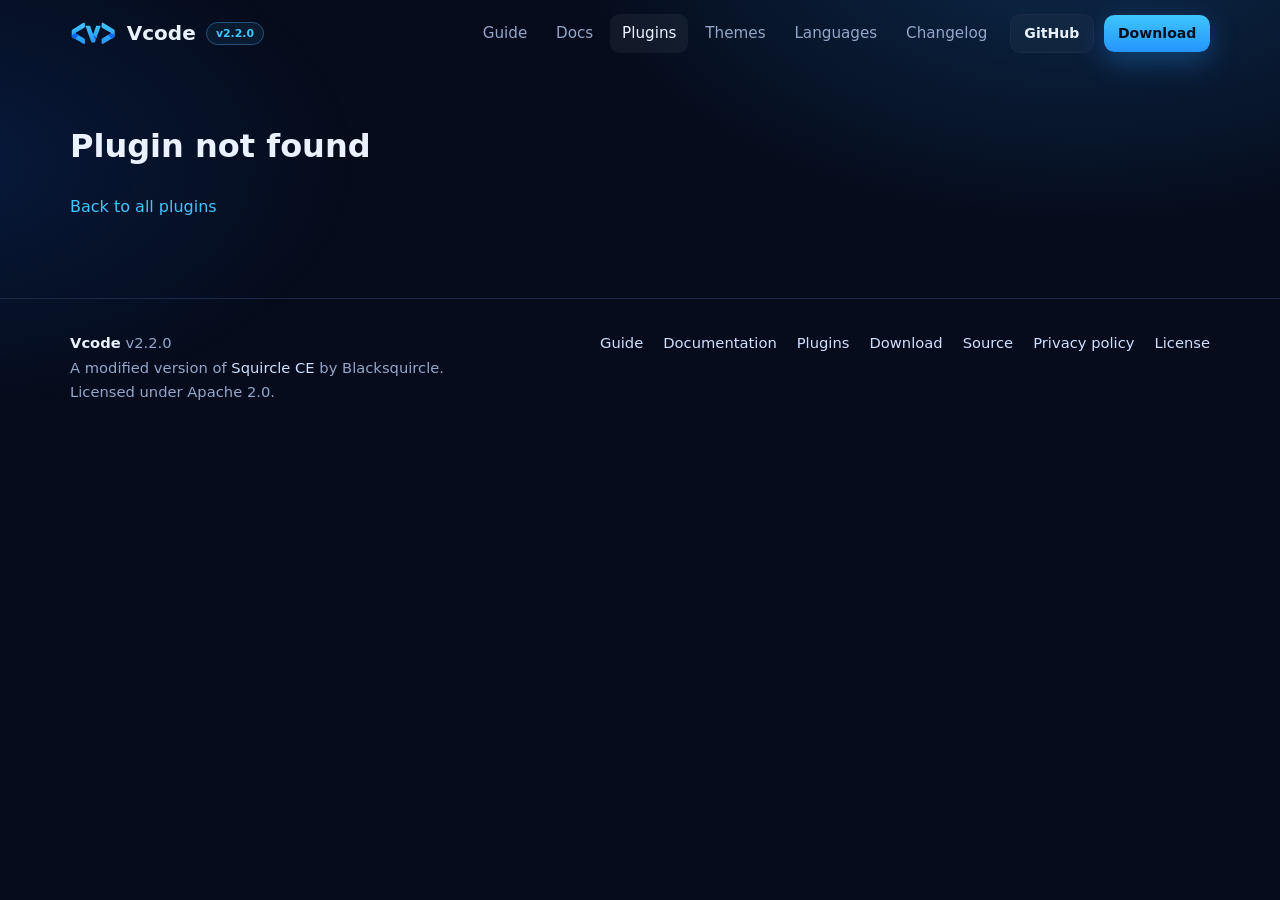
<file: plugin.html>
<!doctype html>
<html lang="en"><head><meta charset="utf-8"><meta name="viewport" content="width=device-width,initial-scale=1">
<meta name="google-site-verification" content="9itadM5S9NBN1lYsbC3KXynMW-eQVLNw7udwaSXANdw" /><meta name="theme-color" content="#0b1428"><meta name="color-scheme" content="dark">
<title>Plugin - Vcode</title><meta name="description" content="Plugin details for Vcode."><link rel="canonical" href="https://vcode-site.pages.dev/plugin">
<link rel="icon" type="image/svg+xml" href="/favicon.svg"><link rel="stylesheet" href="/assets/site.css">
<meta property="og:title" content="Plugin - Vcode"><meta property="og:description" content="Plugin details for Vcode."><meta property="og:url" content="https://vcode-site.pages.dev/plugin"><meta property="og:type" content="website"></head>
<body><div id="site-header"></div><main id="main"><div class="wrap"><div id="d" style="max-width:760px;padding:30px 0"><p class="muted">Loading...</p></div></div></main><div id="site-footer"></div><script src="/assets/layout.js"></script><script>
(function(){
function esc(s){return String(s==null?"":s).replace(/[&<>"]/g,function(c){return {"&":"&amp;","<":"&lt;",">":"&gt;",'"':"&quot;"}[c]})}
var id=new URLSearchParams(location.search).get("id"),d=document.getElementById("d");
function nf(){d.innerHTML='<h1>Plugin not found</h1><p><a href="/plugins" style="color:var(--c1)">Back to all plugins</a></p>'}
if(!id){nf();return}
fetch("/data/plugins.json?"+Date.now()).then(function(r){return r.json()}).then(function(data){
 var p=(data.plugins||[]).filter(function(x){return x.id===id})[0]; if(!p){nf();return}
 document.title=p.name+" - Vcode plugin";
 var rows=[];if(p.themes)rows.push("<li><b>"+p.themes+"</b> theme(s)</li>");if(p.keywords)rows.push("<li><b>"+p.keywords+"</b> keyword list(s)</li>");if(p.extensions)rows.push("<li><b>"+p.extensions+"</b> file type(s)</li>");
 d.innerHTML='<p><a href="/plugins" style="color:var(--c1)">&larr; All plugins</a></p><h1 style="margin:6px 0">'+esc(p.name)+' <span class="muted" style="font-size:18px;font-weight:400">'+esc(p.version)+'</span></h1><p class="muted">'+(p.author?'by '+esc(p.author)+' &middot; ':'')+'id <code>'+esc(p.id)+'</code> &middot; '+(p.size/1024).toFixed(1)+' KB &middot; updated '+esc(new Date(p.updated).toLocaleDateString())+'</p><p>'+esc(p.description)+'</p><h3>Adds</h3><ul>'+rows.join("")+'</ul><p><a class="btn primary" href="'+esc(p.file)+'" download>Download</a></p><h3>Install</h3><ol class="steps"><li>Download the file to your phone.</li><li>Open Vcode, then Settings &gt; Plugins &gt; Install plugin.</li><li>Pick the downloaded file. Turn the plugin on or off with its switch.</li></ol><div class="note">This plugin is data only and cannot run code. Themes appear in Settings &gt; Application &gt; Color scheme. Keyword suggestions and file types apply to files you open afterwards.</div><div id="m"></div>';
 if(/\.json$/i.test(p.file)){fetch(p.file).then(function(r){return r.text()}).then(function(t){document.getElementById("m").innerHTML='<h3>plugin.json</h3><pre><code>'+esc(t)+'</code></pre>'}).catch(function(){})}
}).catch(nf);
})();
</script></body></html>
</file>
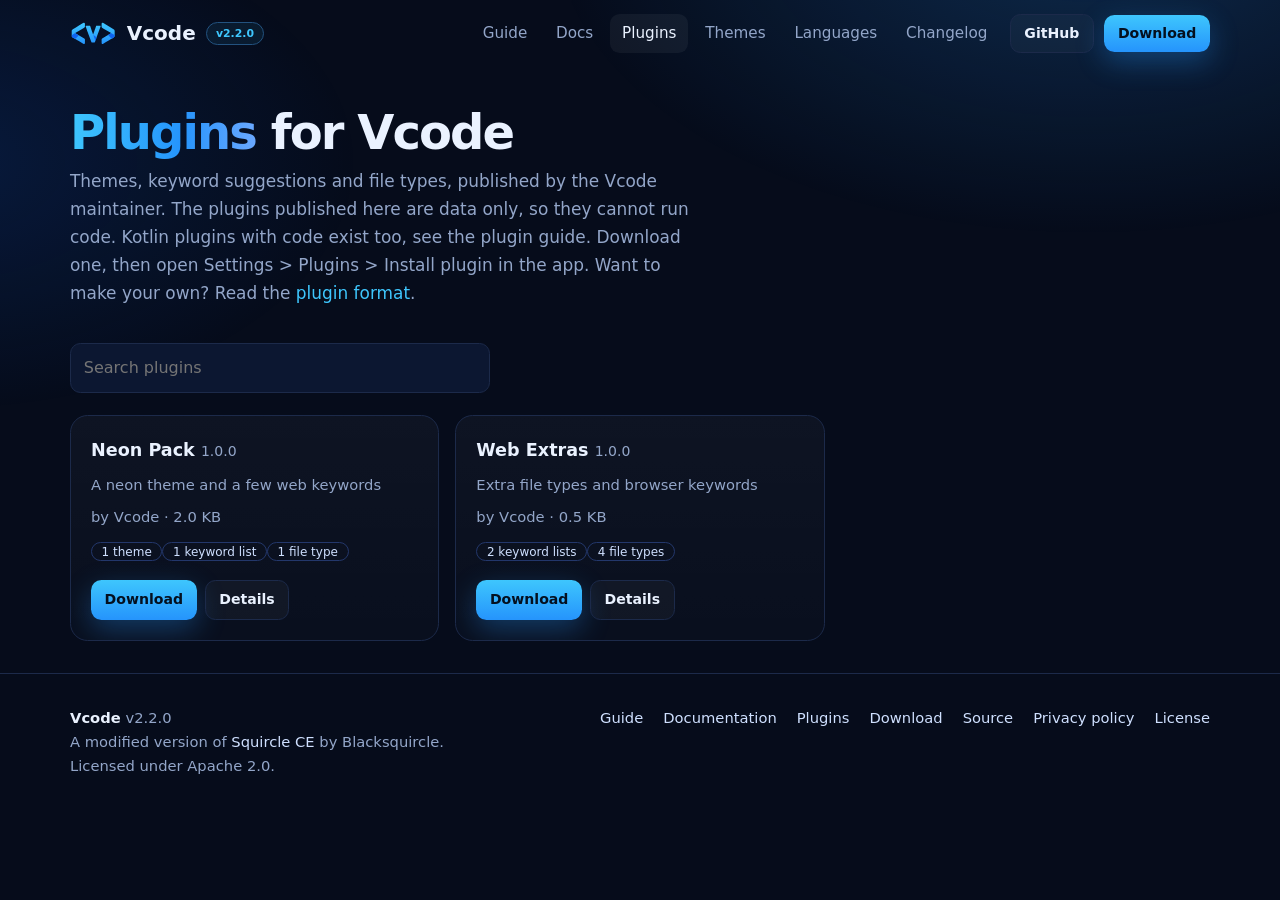
<file: plugins.html>
<!doctype html>
<html lang="en"><head><meta charset="utf-8"><meta name="viewport" content="width=device-width,initial-scale=1">
<meta name="google-site-verification" content="9itadM5S9NBN1lYsbC3KXynMW-eQVLNw7udwaSXANdw" /><meta name="theme-color" content="#0b1428"><meta name="color-scheme" content="dark">
<title>Plugins - Vcode</title><meta name="description" content="Themes, keyword suggestions and file types for Vcode, published by the maintainer."><link rel="canonical" href="https://vcode-site.pages.dev/plugins">
<link rel="icon" type="image/svg+xml" href="/favicon.svg"><link rel="stylesheet" href="/assets/site.css">
<meta property="og:title" content="Plugins - Vcode"><meta property="og:description" content="Themes, keyword suggestions and file types for Vcode, published by the maintainer."><meta property="og:url" content="https://vcode-site.pages.dev/plugins"><meta property="og:type" content="website"></head>
<body><div id="site-header"></div><main id="main"><div class="wrap"><div class="hero"><h1><span class="grad">Plugins</span> for Vcode</h1><p>Themes, keyword suggestions and file types, published by the Vcode maintainer. The plugins published here are data only, so they cannot run code. Kotlin plugins with code exist too, see the plugin guide. Download one, then open Settings &gt; Plugins &gt; Install plugin in the app. Want to make your own? Read the <a href="/documentation#plugins" style="color:var(--c1)">plugin format</a>.</p></div>
<div style="max-width:420px;margin:18px 0 0"><input id="q" type="search" placeholder="Search plugins" aria-label="Search plugins"></div>
<div id="list" class="grid"><p class="muted">Loading...</p></div></div></main><div id="site-footer"></div><script src="/assets/layout.js"></script><script>
(function(){
function esc(s){return String(s==null?"":s).replace(/[&<>"]/g,function(c){return {"&":"&amp;","<":"&lt;",">":"&gt;",'"':"&quot;"}[c]})}
var all=[],list=document.getElementById("list"),q=document.getElementById("q");
function tags(p){var t=[];if(p.themes)t.push(p.themes+" theme"+(p.themes>1?"s":""));if(p.keywords)t.push(p.keywords+" keyword list"+(p.keywords>1?"s":""));if(p.extensions)t.push(p.extensions+" file type"+(p.extensions>1?"s":""));return t.map(function(x){return '<span class="tag">'+esc(x)+'</span>'}).join("")}
function render(){var v=q.value.trim().toLowerCase();var items=all.filter(function(p){return !v||(p.name+" "+p.author+" "+p.description+" "+p.id).toLowerCase().indexOf(v)>-1});
 if(!items.length){list.innerHTML='<p class="muted">'+(all.length?'No plugins match your search.':'No plugins yet. Check back soon.')+'</p>';return}
 list.innerHTML=items.map(function(p){return '<article class="card"><h3>'+esc(p.name)+' <span class="muted" style="font-weight:400;font-size:14px">'+esc(p.version)+'</span></h3><p>'+esc(p.description)+'</p><p class="muted">'+(p.author?'by '+esc(p.author)+' &middot; ':'')+(p.size?(p.size/1024).toFixed(1)+' KB':'')+'</p><div>'+tags(p)+'</div><div class="row"><a class="btn primary small" href="'+esc(p.file)+'" download>Download</a><a class="btn small" href="/plugin?id='+encodeURIComponent(p.id)+'">Details</a></div></article>'}).join("")}
q.addEventListener("input",render);
fetch("/data/plugins.json?"+Date.now()).then(function(r){return r.ok?r.json():Promise.reject()}).then(function(d){all=(d.plugins||[]).sort(function(a,b){return String(b.updated).localeCompare(String(a.updated))});render()}).catch(function(){list.innerHTML='<p class="muted">Could not load the plugin list.</p>'});
})();
</script></body></html>
</file>
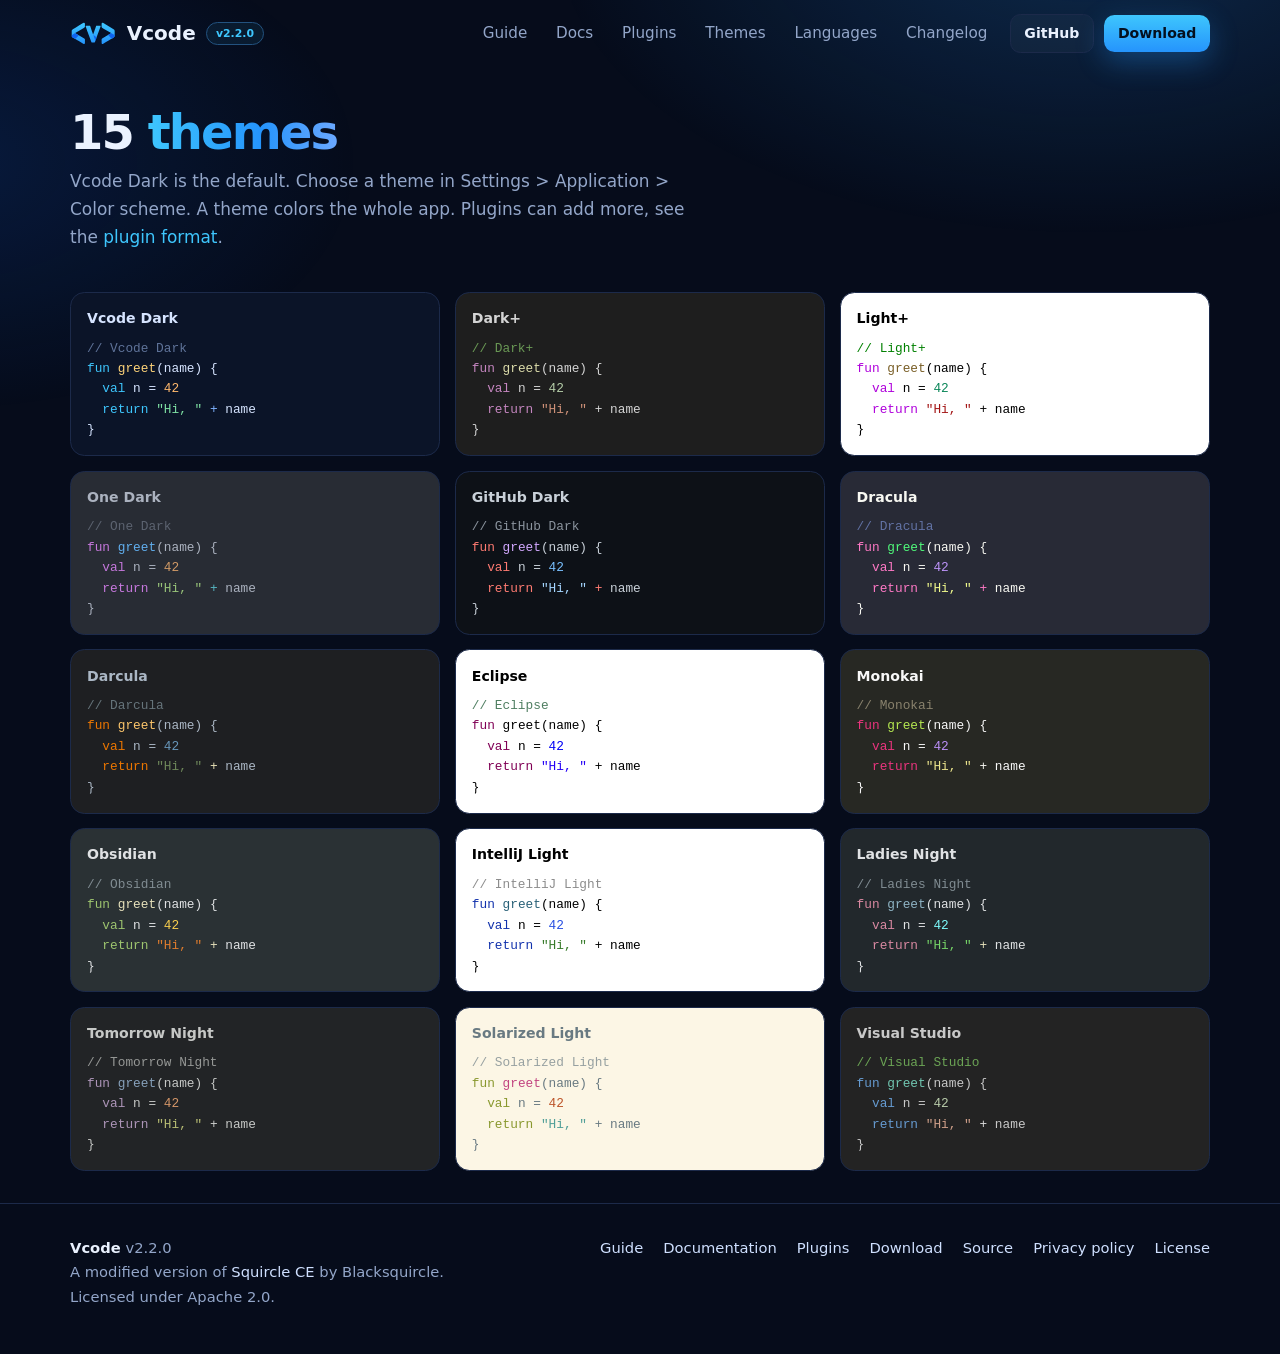
<file: themes.html>
<!doctype html>
<html lang="en"><head><meta charset="utf-8"><meta name="viewport" content="width=device-width,initial-scale=1">
<meta name="google-site-verification" content="9itadM5S9NBN1lYsbC3KXynMW-eQVLNw7udwaSXANdw" /><meta name="theme-color" content="#0b1428"><meta name="color-scheme" content="dark">
<title>Themes - Vcode</title><meta name="description" content="All 15 Vcode themes with previews: Vcode Dark, Dark+, Light+, One Dark, GitHub Dark, Dracula and more."><link rel="canonical" href="https://vcode-site.pages.dev/themes">
<link rel="icon" type="image/svg+xml" href="/favicon.svg"><link rel="stylesheet" href="/assets/site.css">
<meta property="og:title" content="Themes - Vcode"><meta property="og:description" content="All 15 Vcode themes with previews: Vcode Dark, Dark+, Light+, One Dark, GitHub Dark, Dracula and more."><meta property="og:url" content="https://vcode-site.pages.dev/themes"><meta property="og:type" content="website"></head>
<body><div id="site-header"></div><main id="main"><div class="wrap"><div class="hero"><h1>15 <span class="grad">themes</span></h1><p>Vcode Dark is the default. Choose a theme in Settings &gt; Application &gt; Color scheme. A theme colors the whole app. Plugins can add more, see the <a href="/documentation#plugins" style="color:var(--c1)">plugin format</a>.</p></div>
<div class="tgrid"><div class="tcard" style="background:#0B1428;color:#D6E4FF"><div class="tname">Vcode Dark</div><pre><span style="color:#5F7399">// Vcode Dark</span>
<span style="color:#3EC6FD">fun</span> <span style="color:#FFD479">greet</span>(name) {
  <span style="color:#3EC6FD">val</span> n = <span style="color:#FFB86C">42</span>
  <span style="color:#3EC6FD">return</span> <span style="color:#7EE0A3">"Hi, "</span> <span style="color:#7FB3FF">+</span> name
}</pre></div><div class="tcard" style="background:#1E1E1E;color:#D4D4D4"><div class="tname">Dark+</div><pre><span style="color:#6A9955">// Dark+</span>
<span style="color:#C586C0">fun</span> <span style="color:#DCDCAA">greet</span>(name) {
  <span style="color:#C586C0">val</span> n = <span style="color:#B5CEA8">42</span>
  <span style="color:#C586C0">return</span> <span style="color:#CE9178">"Hi, "</span> <span style="color:#D4D4D4">+</span> name
}</pre></div><div class="tcard" style="background:#FFFFFF;color:#000000"><div class="tname">Light+</div><pre><span style="color:#008000">// Light+</span>
<span style="color:#AF00DB">fun</span> <span style="color:#795E26">greet</span>(name) {
  <span style="color:#AF00DB">val</span> n = <span style="color:#098658">42</span>
  <span style="color:#AF00DB">return</span> <span style="color:#A31515">"Hi, "</span> <span style="color:#000000">+</span> name
}</pre></div><div class="tcard" style="background:#282C34;color:#ABB2BF"><div class="tname">One Dark</div><pre><span style="color:#5C6370">// One Dark</span>
<span style="color:#C678DD">fun</span> <span style="color:#61AFEF">greet</span>(name) {
  <span style="color:#C678DD">val</span> n = <span style="color:#D19A66">42</span>
  <span style="color:#C678DD">return</span> <span style="color:#98C379">"Hi, "</span> <span style="color:#56B6C2">+</span> name
}</pre></div><div class="tcard" style="background:#0D1117;color:#C9D1D9"><div class="tname">GitHub Dark</div><pre><span style="color:#8B949E">// GitHub Dark</span>
<span style="color:#FF7B72">fun</span> <span style="color:#D2A8FF">greet</span>(name) {
  <span style="color:#FF7B72">val</span> n = <span style="color:#79C0FF">42</span>
  <span style="color:#FF7B72">return</span> <span style="color:#A5D6FF">"Hi, "</span> <span style="color:#FF7B72">+</span> name
}</pre></div><div class="tcard" style="background:#282A36;color:#F8F8F2"><div class="tname">Dracula</div><pre><span style="color:#6272A4">// Dracula</span>
<span style="color:#FF79C6">fun</span> <span style="color:#50FA7B">greet</span>(name) {
  <span style="color:#FF79C6">val</span> n = <span style="color:#BD93F9">42</span>
  <span style="color:#FF79C6">return</span> <span style="color:#F1FA8C">"Hi, "</span> <span style="color:#FF79C6">+</span> name
}</pre></div><div class="tcard" style="background:#1E1F22;color:#ABB7C5"><div class="tname">Darcula</div><pre><span style="color:#66747B">// Darcula</span>
<span style="color:#EC7600">fun</span> <span style="color:#FEC76C">greet</span>(name) {
  <span style="color:#EC7600">val</span> n = <span style="color:#6897BB">42</span>
  <span style="color:#EC7600">return</span> <span style="color:#6E875A">"Hi, "</span> <span style="color:#E8E2B7">+</span> name
}</pre></div><div class="tcard" style="background:#FFFFFF;color:#000000"><div class="tname">Eclipse</div><pre><span style="color:#4F7E61">// Eclipse</span>
<span style="color:#800055">fun</span> <span style="color:#000000">greet</span>(name) {
  <span style="color:#800055">val</span> n = <span style="color:#0000F5">42</span>
  <span style="color:#800055">return</span> <span style="color:#2602F5">"Hi, "</span> <span style="color:#000000">+</span> name
}</pre></div><div class="tcard" style="background:#272823;color:#F8F8F8"><div class="tname">Monokai</div><pre><span style="color:#89826D">// Monokai</span>
<span style="color:#EB347E">fun</span> <span style="color:#B6E951">greet</span>(name) {
  <span style="color:#EB347E">val</span> n = <span style="color:#BB8FF8">42</span>
  <span style="color:#EB347E">return</span> <span style="color:#EBE48C">"Hi, "</span> <span style="color:#F8F8F2">+</span> name
}</pre></div><div class="tcard" style="background:#2A3134;color:#E0E2E4"><div class="tname">Obsidian</div><pre><span style="color:#808C92">// Obsidian</span>
<span style="color:#9EC56F">fun</span> <span style="color:#E7E2BC">greet</span>(name) {
  <span style="color:#9EC56F">val</span> n = <span style="color:#F8CE4E">42</span>
  <span style="color:#9EC56F">return</span> <span style="color:#DE7C2E">"Hi, "</span> <span style="color:#E7E2BC">+</span> name
}</pre></div><div class="tcard" style="background:#FFFFFF;color:#000000"><div class="tname">IntelliJ Light</div><pre><span style="color:#8C8C8C">// IntelliJ Light</span>
<span style="color:#1232AC">fun</span> <span style="color:#286077">greet</span>(name) {
  <span style="color:#1232AC">val</span> n = <span style="color:#284FE2">42</span>
  <span style="color:#1232AC">return</span> <span style="color:#377B2A">"Hi, "</span> <span style="color:#000000">+</span> name
}</pre></div><div class="tcard" style="background:#22282C;color:#E0E2E4"><div class="tname">Ladies Night</div><pre><span style="color:#808C92">// Ladies Night</span>
<span style="color:#DA89A2">fun</span> <span style="color:#8FB4C5">greet</span>(name) {
  <span style="color:#DA89A2">val</span> n = <span style="color:#7EFBFD">42</span>
  <span style="color:#DA89A2">return</span> <span style="color:#75D367">"Hi, "</span> <span style="color:#E7E2BC">+</span> name
}</pre></div><div class="tcard" style="background:#222426;color:#C6C8C6"><div class="tname">Tomorrow Night</div><pre><span style="color:#969896">// Tomorrow Night</span>
<span style="color:#AD95B8">fun</span> <span style="color:#87A1BB">greet</span>(name) {
  <span style="color:#AD95B8">val</span> n = <span style="color:#D49668">42</span>
  <span style="color:#AD95B8">return</span> <span style="color:#B7BC73">"Hi, "</span> <span style="color:#CFD1CF">+</span> name
}</pre></div><div class="tcard" style="background:#FCF6E5;color:#697A82"><div class="tname">Solarized Light</div><pre><span style="color:#96A0A1">// Solarized Light</span>
<span style="color:#89982E">fun</span> <span style="color:#C24480">greet</span>(name) {
  <span style="color:#89982E">val</span> n = <span style="color:#BC5429">42</span>
  <span style="color:#89982E">return</span> <span style="color:#519F98">"Hi, "</span> <span style="color:#697A82">+</span> name
}</pre></div><div class="tcard" style="background:#232323;color:#C8C8C8"><div class="tname">Visual Studio</div><pre><span style="color:#6BA455">// Visual Studio</span>
<span style="color:#669BD1">fun</span> <span style="color:#71C6B1">greet</span>(name) {
  <span style="color:#669BD1">val</span> n = <span style="color:#BACDAB">42</span>
  <span style="color:#669BD1">return</span> <span style="color:#CE9F89">"Hi, "</span> <span style="color:#DCDCDC">+</span> name
}</pre></div></div></div></main><div id="site-footer"></div><script src="/assets/layout.js"></script></body></html>
</file>
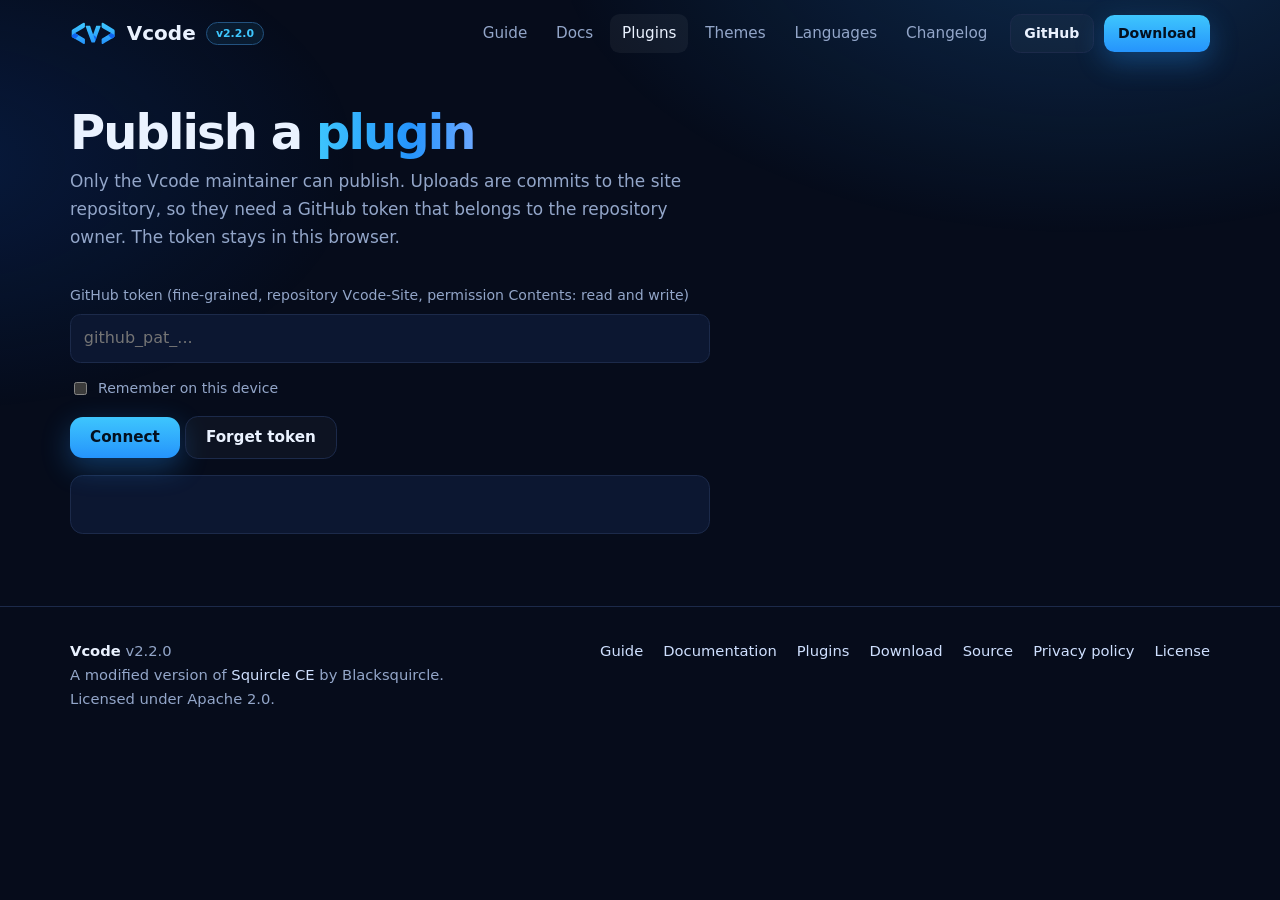
<file: plugin/upload.html>
<!doctype html>
<html lang="en"><head><meta charset="utf-8"><meta name="viewport" content="width=device-width,initial-scale=1">
<meta name="google-site-verification" content="9itadM5S9NBN1lYsbC3KXynMW-eQVLNw7udwaSXANdw" /><meta name="theme-color" content="#0b1428"><meta name="color-scheme" content="dark"><meta name="robots" content="noindex,nofollow">
<title>Publish a plugin - Vcode</title><meta name="description" content="Owner-only plugin upload."><link rel="canonical" href="https://vcode-site.pages.dev/plugin/upload">
<link rel="icon" type="image/svg+xml" href="/favicon.svg"><link rel="stylesheet" href="/assets/site.css">
<meta property="og:title" content="Publish a plugin - Vcode"><meta property="og:description" content="Owner-only plugin upload."><meta property="og:url" content="https://vcode-site.pages.dev/plugin/upload"><meta property="og:type" content="website"></head>
<body><div id="site-header"></div><main id="main"><div class="wrap"><div class="hero"><h1>Publish a <span class="grad">plugin</span></h1><p>Only the Vcode maintainer can publish. Uploads are commits to the site repository, so they need a GitHub token that belongs to the repository owner. The token stays in this browser.</p></div>
<div class="form" style="padding-bottom:40px">
<section id="auth"><label for="tok">GitHub token (fine-grained, repository Vcode-Site, permission Contents: read and write)</label><input id="tok" type="password" autocomplete="off" placeholder="github_pat_...">
<label style="display:flex;gap:8px;align-items:center"><input id="rem" type="checkbox" style="width:auto"> Remember on this device</label>
<p><button id="conn" class="btn primary" type="button">Connect</button> <button id="forget" class="btn" type="button">Forget token</button></p><p id="who" class="muted"></p></section>
<section id="up" style="display:none"><h2 style="margin:24px 0 0">Upload</h2><label for="file">Plugin file (.zip or .json, up to 8 MB)</label><input id="file" type="file" accept=".zip,.json,application/zip,application/json">
<div id="prev" class="note" style="display:none"></div><p><button id="pub" class="btn primary" type="button" disabled>Publish</button></p>
<h2 style="margin:30px 0 8px">Published plugins</h2><div id="mng" class="muted">Loading...</div></section>
<div id="log" class="log" aria-live="polite"></div></div></div></main><div id="site-footer"></div><script src="/assets/layout.js"></script><script>
(function(){
var REPO="Christianzz4603/Vcode-Site",OWNER="Christianzz4603",BRANCH="main",API="https://api.github.com";
var $=function(i){return document.getElementById(i)},logEl=$("log"),state=null;
function log(m,c){var d=document.createElement("div");if(c)d.className=c;d.textContent=m;logEl.appendChild(d)}
function esc(s){return String(s==null?"":s).replace(/[&<>"]/g,function(c){return {"&":"&amp;","<":"&lt;",">":"&gt;",'"':"&quot;"}[c]})}
function token(){return sessionStorage.getItem("vcode_gh")||localStorage.getItem("vcode_gh")||""}
function gh(p,o){o=o||{};o.headers=Object.assign({"Authorization":"Bearer "+token(),"Accept":"application/vnd.github+json"},o.headers||{});return fetch(API+p,o)}
function b64(u8){var s="";for(var i=0;i<u8.length;i+=32768)s+=String.fromCharCode.apply(null,u8.subarray(i,i+32768));return btoa(s)}
function text64(t){return b64(new TextEncoder().encode(t))}
function unb64(s){var b=atob(s.replace(/\n/g,"")),u=new Uint8Array(b.length);for(var i=0;i<b.length;i++)u[i]=b.charCodeAt(i);return new TextDecoder().decode(u)}
async function getFile(path){var r=await gh("/repos/"+REPO+"/contents/"+path+"?ref="+BRANCH);if(r.status===404)return null;if(!r.ok)throw new Error("GitHub: "+r.status);return r.json()}
async function put(path,content,msg,sha){var b={message:msg,content:content,branch:BRANCH};if(sha)b.sha=sha;var r=await gh("/repos/"+REPO+"/contents/"+path,{method:"PUT",body:JSON.stringify(b)});if(!r.ok){var e=await r.json().catch(function(){return{}});throw new Error("Could not write "+path+": "+(e.message||r.status))}return r.json()}
async function del(path,msg){var f=await getFile(path);if(!f)return;var r=await gh("/repos/"+REPO+"/contents/"+path,{method:"DELETE",body:JSON.stringify({message:msg,sha:f.sha,branch:BRANCH})});if(!r.ok)throw new Error("Could not delete "+path)}
async function readIndex(){var f=await getFile("data/plugins.json");return f?{sha:f.sha,data:JSON.parse(unb64(f.content))}:{sha:null,data:{plugins:[]}}}
async function connect(t){
 $("who").textContent="Checking token...";
 var r=await fetch(API+"/user",{headers:{"Authorization":"Bearer "+t,"Accept":"application/vnd.github+json"}});
 if(!r.ok){$("who").innerHTML='<span class="err">That token was not accepted.</span>';return false}
 var u=await r.json();
 if(u.login!==OWNER){$("who").innerHTML='<span class="err">This token belongs to '+esc(u.login)+'. Only '+OWNER+' can publish.</span>';return false}
 sessionStorage.setItem("vcode_gh",t);if($("rem").checked)localStorage.setItem("vcode_gh",t);
 $("who").innerHTML='<span class="ok">Connected as '+esc(u.login)+'.</span>';$("up").style.display="block";manage();return true}
$("conn").addEventListener("click",function(){var t=$("tok").value.trim();if(!t){$("who").textContent="Paste a token first.";return}connect(t).then(function(ok){if(ok)$("tok").value=""}).catch(function(e){$("who").innerHTML='<span class="err">'+esc(e.message)+'</span>'})});
$("forget").addEventListener("click",function(){sessionStorage.removeItem("vcode_gh");localStorage.removeItem("vcode_gh");$("up").style.display="none";$("who").textContent="Token removed from this browser."});
if(token())connect(token()).catch(function(){});
// ---- zip reading
async function inflate(data){return new Response(new Blob([data]).stream().pipeThrough(new DecompressionStream("deflate-raw"))).text()}
async function zipManifest(u){
 var dv=new DataView(u.buffer,u.byteOffset,u.byteLength),eocd=-1;
 for(var i=u.length-22;i>=Math.max(0,u.length-65557);i--){if(dv.getUint32(i,true)===0x06054b50){eocd=i;break}}
 if(eocd<0)throw new Error("This is not a valid zip file");
 var n=dv.getUint16(eocd+10,true),off=dv.getUint32(eocd+16,true),best=null;
 for(var k=0;k<n;k++){
  if(dv.getUint32(off,true)!==0x02014b50)break;
  var method=dv.getUint16(off+10,true),csize=dv.getUint32(off+20,true),nl=dv.getUint16(off+28,true),el=dv.getUint16(off+30,true),cl=dv.getUint16(off+32,true),lo=dv.getUint32(off+42,true);
  var name=new TextDecoder().decode(u.subarray(off+46,off+46+nl));
  if(name==="plugin.json"||(!best&&/^[^\/]+\/plugin\.json$/.test(name))){best={method:method,csize:csize,lo:lo};if(name==="plugin.json")break}
  off+=46+nl+el+cl}
 if(!best)throw new Error("plugin.json was not found in the zip");
 var lnl=dv.getUint16(best.lo+26,true),lel=dv.getUint16(best.lo+28,true),start=best.lo+30+lnl+lel,data=u.subarray(start,start+best.csize);
 if(best.method===0)return new TextDecoder().decode(data);
 if(best.method===8)return inflate(data);
 throw new Error("Unsupported zip compression")}
function check(m){
 if(!/^[A-Za-z0-9._-]{3,64}$/.test(m.id||""))throw new Error("Invalid id: use 3 to 64 letters, digits, dots, dashes or underscores");
 if(!m.name)throw new Error("The plugin has no name");
 var t=(m.themes||[]).length,k=Object.keys(m.keywords||{}).length,e=Object.keys(m.extensions||{}).length;
 if(t+k+e===0)throw new Error("The plugin does not contribute anything");
 return{themes:t,keywords:k,extensions:e}}
$("file").addEventListener("change",async function(){
 state=null;$("pub").disabled=true;var p=$("prev");p.style.display="none";var f=this.files[0];if(!f)return;
 try{
  if(f.size>8*1024*1024)throw new Error("The plugin is larger than 8 MB");
  var u=new Uint8Array(await f.arrayBuffer()),zip=u.length>3&&u[0]===0x50&&u[1]===0x4B;
  var m=JSON.parse(zip?await zipManifest(u):new TextDecoder().decode(u));var c=check(m);
  state={m:m,u:u,zip:zip,c:c};
  p.style.display="block";p.innerHTML='<b>'+esc(m.name)+'</b> '+esc(m.version||"1.0.0")+' <span class="muted">('+esc(m.id)+')</span><br>'+(m.author?'by '+esc(m.author)+'<br>':'')+esc(m.description||"")+'<br>'+c.themes+' theme(s), '+c.keywords+' keyword list(s), '+c.extensions+' file type(s) &middot; '+(u.length/1024).toFixed(1)+' KB';
  $("pub").disabled=false;
 }catch(e){p.style.display="block";p.innerHTML='<span class="err">'+esc(e.message)+'</span>'}});
$("pub").addEventListener("click",async function(){
 if(!state)return;this.disabled=true;logEl.textContent="";
 try{
  var m=state.m,ver=String(m.version||"1.0.0"),safe=ver.replace(/[^A-Za-z0-9._-]/g,"_"),path="data/plugins/"+m.id+"-"+safe+"."+(state.zip?"zip":"json");
  log("Uploading "+path+" ...");var ex=await getFile(path);await put(path,b64(state.u),"Add plugin "+m.name+" "+ver,ex&&ex.sha);
  log("Updating the plugin list ...");var idx=await readIndex(),old=idx.data.plugins.filter(function(x){return x.id===m.id})[0];
  var entry={id:m.id,name:m.name,version:ver,author:m.author||"",description:m.description||"",file:"/"+path,size:state.u.length,themes:state.c.themes,keywords:state.c.keywords,extensions:state.c.extensions,updated:new Date().toISOString()};
  idx.data.plugins=idx.data.plugins.filter(function(x){return x.id!==m.id});idx.data.plugins.push(entry);
  await put("data/plugins.json",text64(JSON.stringify(idx.data,null,2)+"\n"),"Update plugin list",idx.sha);
  if(old&&old.file&&old.file!==entry.file){log("Removing the previous version ...");await del(old.file.replace(/^\//,""),"Remove old version of "+m.name)}
  log("Done. The site redeploys in about a minute.","ok");manage();
 }catch(e){log(e.message,"err")}finally{$("pub").disabled=false}});
async function manage(){
 var box=$("mng");try{var idx=await readIndex(),l=idx.data.plugins;
  if(!l.length){box.textContent="Nothing published yet.";return}
  box.innerHTML=l.map(function(p){return '<p style="display:flex;gap:10px;align-items:center;justify-content:space-between;margin:6px 0"><span><b>'+esc(p.name)+'</b> '+esc(p.version)+' <span class="muted">'+esc(p.id)+'</span></span><button class="btn small danger" data-id="'+esc(p.id)+'" type="button">Remove</button></p>'}).join("");
  [].forEach.call(box.querySelectorAll("button"),function(b){b.addEventListener("click",async function(){
   if(!confirm("Remove this plugin from the site?"))return;logEl.textContent="";
   try{var id=b.getAttribute("data-id"),cur=await readIndex(),p=cur.data.plugins.filter(function(x){return x.id===id})[0];
    cur.data.plugins=cur.data.plugins.filter(function(x){return x.id!==id});
    await put("data/plugins.json",text64(JSON.stringify(cur.data,null,2)+"\n"),"Remove plugin "+id,cur.sha);
    if(p&&p.file)await del(p.file.replace(/^\//,""),"Remove plugin file "+id);
    log("Removed "+id+".","ok");manage()}catch(e){log(e.message,"err")}})})
 }catch(e){box.textContent="Could not load the list: "+e.message}}
})();
</script></body></html>
</file>
<file: assets/site.css>
*{box-sizing:border-box}
html{scroll-behavior:smooth;scroll-padding-top:5rem;-webkit-text-size-adjust:100%}
:root{--bg:#0b1428;--bg2:#060c1b;--card:#0f1a33;--line:#1c2a4a;--text:#eaf2ff;--muted:#93a6c9;--c1:#3ec6fd;--c2:#2594fc;--c3:#0e64f0;--maxw:73.75rem;--r:1.1rem}
body{margin:0;min-height:100vh;background:var(--bg2);color:var(--text);font:1rem/1.65 system-ui,-apple-system,"Segoe UI",Roboto,sans-serif;-webkit-font-smoothing:antialiased;overflow-x:hidden}
body:before{content:"";position:fixed;inset:0;z-index:-1;pointer-events:none;background:radial-gradient(56rem 32rem at 85% -8%,rgba(37,148,252,.22),transparent 60%),radial-gradient(44rem 26rem at -5% 18%,rgba(14,100,240,.16),transparent 60%)}
a{color:inherit;text-decoration:none}
.wrap{max-width:var(--maxw);margin:auto;padding:0 1.25rem}
.skip{position:absolute;left:-999px;top:0}.skip:focus{left:.75rem;top:.75rem;background:var(--c2);color:#04101f;font-weight:700;padding:.5rem .8rem;border-radius:.5rem;z-index:99}
.sr{position:absolute;width:1px;height:1px;overflow:hidden;clip:rect(0 0 0 0);white-space:nowrap;margin:0;padding:0;list-style:none}
:focus-visible{outline:2px solid var(--c1);outline-offset:3px;border-radius:.5rem}
/* header */
#site-header{position:sticky;top:0;z-index:60;border-bottom:1px solid transparent;transition:background .25s,border-color .25s}
#site-header.stuck{background:rgba(6,12,27,.74);backdrop-filter:blur(14px) saturate(140%);-webkit-backdrop-filter:blur(14px) saturate(140%);border-color:var(--line)}
nav.top{display:flex;align-items:center;justify-content:space-between;height:4.2rem;gap:1rem}
.brand{display:flex;align-items:center;gap:.65rem;font-weight:800;font-size:1.25rem}.brand svg{width:2.9rem;height:1.55rem}
.ver{font-size:.68rem;font-weight:700;color:var(--c1);border:1px solid #23527f;background:rgba(62,198,253,.08);border-radius:999px;padding:.08rem .55rem}
.links{display:flex;align-items:center;gap:.3rem;font-size:.95rem;color:var(--muted)}
.links a:not(.btn){padding:.45rem .75rem;border-radius:.6rem;white-space:nowrap;transition:color .15s,background .15s}
.links a:not(.btn):hover,.links a.on{color:var(--text);background:rgba(255,255,255,.05)}
.links .btn{margin-left:.35rem}
.burger{display:none;width:2.6rem;height:2.6rem;border:1px solid var(--line);border-radius:.7rem;background:rgba(255,255,255,.03);cursor:pointer;place-items:center;align-content:center;gap:.28rem;padding:0}
.burger span{display:block;width:1.15rem;height:2px;background:var(--text);border-radius:2px;transition:transform .2s,opacity .2s}
.burger[aria-expanded=true] span:nth-child(1){transform:translateY(.38rem) rotate(45deg)}.burger[aria-expanded=true] span:nth-child(2){opacity:0}.burger[aria-expanded=true] span:nth-child(3){transform:translateY(-.38rem) rotate(-45deg)}
@media(max-width:860px){.burger{display:grid}.links{position:absolute;left:0;right:0;top:100%;display:none;flex-direction:column;align-items:stretch;padding:.7rem 1.25rem 1.1rem;background:rgba(6,12,27,.97);border-bottom:1px solid var(--line);gap:.15rem}.links.open{display:flex}.links a:not(.btn){padding:.7rem .8rem}.links .btn{margin:.4rem 0 0;padding:.8rem}}
/* buttons */
.btn{display:inline-flex;align-items:center;justify-content:center;gap:.5rem;padding:.7rem 1.25rem;border-radius:.8rem;border:1px solid var(--line);background:rgba(255,255,255,.03);cursor:pointer;color:var(--text);font-family:inherit;font-size:.95rem;font-weight:700;transition:transform .15s,border-color .15s,box-shadow .2s,background .2s}
.btn:hover{border-color:#34508a;transform:translateY(-1px);background:rgba(255,255,255,.06)}
.btn.primary{border:0;color:#04101f;background:linear-gradient(180deg,var(--c1),var(--c2));box-shadow:0 .6rem 1.8rem rgba(37,148,252,.32)}.btn.primary:hover{box-shadow:0 .8rem 2.3rem rgba(37,148,252,.5);background:linear-gradient(180deg,#63d3ff,#3ba0ff)}
.btn.small{padding:.45rem .85rem;border-radius:.65rem;font-size:.88rem}.btn.lg{padding:.95rem 1.7rem;border-radius:1rem;font-size:1.05rem}
.btn.danger{border-color:#7a2a35;color:#ff9aa5}.btn[disabled]{opacity:.5;cursor:not-allowed;transform:none}
/* inner pages */
.hero{padding:2.4rem 0 1.1rem}.hero h1{font-size:clamp(2rem,5vw,3rem);line-height:1.08;margin:0 0 .6rem;letter-spacing:-.04em}.hero p{color:var(--muted);max-width:40rem;margin:0;font-size:1.06rem}
.grad{background:linear-gradient(90deg,var(--c1),var(--c2) 60%,#6aa8ff);-webkit-background-clip:text;background-clip:text;color:transparent}
.grid{display:grid;grid-template-columns:repeat(3,1fr);gap:1rem;margin:1.4rem 0}
.card{position:relative;background:linear-gradient(180deg,rgba(255,255,255,.035),rgba(255,255,255,.015));border:1px solid var(--line);border-radius:var(--r);padding:1.25rem;display:flex;flex-direction:column;gap:.5rem;transition:border-color .2s,transform .2s;overflow:hidden}
.card:hover{border-color:#2c4478;transform:translateY(-2px)}
.card h3{margin:0;font-size:1.1rem}.card p{margin:0;color:var(--muted);font-size:.92rem}.card .row{display:flex;flex-wrap:wrap;gap:.5rem;margin-top:auto;padding-top:.5rem}
.tag{font-size:.75rem;border:1px solid #23376b;border-radius:999px;padding:.1rem .6rem;color:#cfe0ff}.badge{font-size:.7rem;font-weight:700;color:#04101f;background:var(--c1);border-radius:.4rem;padding:.05rem .4rem;vertical-align:middle}
.doc{display:grid;grid-template-columns:14.5rem 1fr;gap:2.3rem;padding:.6rem 0 2.5rem}.toc{position:sticky;top:5rem;align-self:start;font-size:.9rem;display:flex;flex-direction:column;gap:.1rem;max-height:calc(100vh - 6rem);overflow:auto}
.toc a{color:var(--muted);padding:.32rem .65rem;border-radius:.5rem;border-left:2px solid transparent}.toc a:hover{color:var(--text);background:rgba(255,255,255,.04)}.toc a.on{color:var(--c1);border-left-color:var(--c1);background:rgba(62,198,253,.06)}
.prose{min-width:0}.prose h2{font-size:1.65rem;margin:2.4rem 0 .6rem;letter-spacing:-.02em;scroll-margin-top:5rem}.prose h2:first-child{margin-top:0}.prose h3{font-size:1.2rem;margin:1.5rem 0 .4rem}
.prose p,.prose li{color:#c9d8f2}.prose a{color:var(--c1)}.prose a:hover{text-decoration:underline}.prose ul,.prose ol{padding-left:1.4rem}
code{background:#14264d;border-radius:.4rem;padding:.05rem .4rem;color:#cfe6ff;font-size:.92em;font-family:ui-monospace,Menlo,Consolas,monospace}
pre{background:#0c1731;border:1px solid var(--line);border-radius:.8rem;padding:.9rem 1rem;overflow:auto;font:.85rem/1.6 ui-monospace,Menlo,Consolas,monospace;margin:.9rem 0}pre code{background:none;padding:0}
.tw{overflow-x:auto;margin:.9rem 0}table{border-collapse:collapse;width:100%;font-size:.92rem}th,td{border:1px solid var(--line);padding:.5rem .75rem;text-align:left;vertical-align:top}th{background:rgba(255,255,255,.04)}
.note{border-left:3px solid var(--c2);background:rgba(37,148,252,.08);border-radius:0 .65rem .65rem 0;padding:.65rem .9rem;margin:1rem 0;color:#c9d8f2}
ol.steps{counter-reset:s;list-style:none;padding:0}ol.steps li{counter-increment:s;position:relative;padding:.25rem 0 .9rem 2.9rem}ol.steps li:before{content:counter(s);position:absolute;left:0;top:.1rem;width:2rem;height:2rem;border-radius:50%;display:grid;place-items:center;background:linear-gradient(180deg,var(--c1),var(--c2));color:#04101f;font-weight:800}
.tgrid{display:grid;grid-template-columns:repeat(3,1fr);gap:.9rem;margin:1.4rem 0}.tcard{border:1px solid var(--line);border-radius:.9rem;padding:.9rem 1rem;overflow:hidden;transition:transform .2s}.tcard:hover{transform:translateY(-3px)}.tname{font-weight:700;font-size:.88rem;margin-bottom:.5rem}.tcard pre{padding:0;border:0;background:none;margin:0;font-size:.8rem}
input[type=text],input[type=password],input[type=search],textarea,select{width:100%;background:#0c1731;border:1px solid var(--line);border-radius:.65rem;padding:.65rem .8rem;color:var(--text);font:inherit}
input:focus,textarea:focus,select:focus{outline:2px solid var(--c2);outline-offset:1px}
label{display:block;font-size:.88rem;color:var(--muted);margin:.9rem 0 .4rem}.form{max-width:40rem}.log{white-space:pre-wrap;font:.8rem/1.6 ui-monospace,Menlo,Consolas,monospace;color:#cfe0ff;background:#0c1731;border:1px solid var(--line);border-radius:.8rem;padding:.75rem;min-height:3.7rem;margin-top:.9rem}
.ok{color:#7ee0a3}.err{color:#ff9aa5}.muted{color:var(--muted)}
/* footer */
footer.site{border-top:1px solid var(--line);margin-top:2rem;padding:2rem 0 2.8rem;color:var(--muted);font-size:.92rem}.foot{display:flex;flex-wrap:wrap;gap:1.1rem 2.5rem;justify-content:space-between}.foot a{color:#cfe0ff}.foot a:hover{text-decoration:underline}.fl{display:flex;flex-wrap:wrap;gap:.5rem 1.25rem}
/* reveal + motion */
.js .rv{opacity:0;transform:translateY(1.6rem);transition:opacity .7s cubic-bezier(.2,.7,.2,1),transform .7s cubic-bezier(.2,.7,.2,1);transition-delay:var(--d,0s)}
.js .rv.in{opacity:1;transform:none}
/* home hero */
.home-hero{position:relative;padding:3.2rem 0 3.5rem;overflow:hidden}
.orb{position:absolute;border-radius:50%;filter:blur(4.5rem);pointer-events:none;animation:drift 14s ease-in-out infinite alternate}
.o1{width:26rem;height:26rem;background:#0e64f0;opacity:.42;top:-9rem;right:-5rem}.o2{width:19rem;height:19rem;background:#3ec6fd;opacity:.18;bottom:-6rem;left:-5rem;animation-delay:-6s}
@keyframes drift{to{transform:translate(2.5rem,1.5rem) scale(1.12)}}
.hh{position:relative;display:grid;grid-template-columns:1.05fr .95fr;gap:3rem;align-items:center}
.pill{display:inline-flex;align-items:center;gap:.55rem;padding:.35rem .9rem;border:1px solid var(--line);border-radius:999px;color:var(--muted);font-size:.82rem;background:rgba(255,255,255,.03);transition:border-color .2s,color .2s}.pill:hover{border-color:#34508a;color:var(--text)}
.live{width:.5rem;height:.5rem;border-radius:50%;background:#4ade80;animation:ping 2s infinite}
@keyframes ping{0%{box-shadow:0 0 0 0 rgba(74,222,128,.6)}70%,100%{box-shadow:0 0 0 .6rem rgba(74,222,128,0)}}
.home-hero h1{font-size:clamp(2.4rem,6.2vw,4.5rem);line-height:1.02;letter-spacing:-.045em;margin:1.1rem 0 1rem}
.lead{color:var(--muted);font-size:1.15rem;max-width:34rem;margin:0 0 1.7rem}
.cta{display:flex;flex-wrap:wrap;gap:.8rem}.meta{margin:1rem 0 0;color:var(--muted);font-size:.85rem;min-height:1.4rem}
.chiprow{display:flex;flex-wrap:wrap;gap:.5rem;margin-top:1.3rem}.chiprow span{padding:.25rem .8rem;border:1px solid var(--line);border-radius:999px;font-size:.8rem;color:#cfe0ff;background:rgba(255,255,255,.03)}
.hh-vis{position:relative}
.editor{background:linear-gradient(180deg,#0f1b36,#0b1630);border:1px solid var(--line);border-radius:1.1rem;box-shadow:0 2rem 5rem rgba(0,0,0,.5),0 0 0 1px rgba(62,198,253,.06);overflow:hidden;animation:float 7s ease-in-out infinite}
@keyframes float{50%{transform:translateY(-.7rem)}}
.bar{display:flex;align-items:center;gap:.45rem;padding:.7rem .9rem;border-bottom:1px solid var(--line);background:rgba(255,255,255,.02)}
.bar i{width:.65rem;height:.65rem;border-radius:50%;background:#2a3a5f}.bar span{margin-left:.6rem;color:var(--muted);font-size:.8rem;font-family:ui-monospace,Menlo,Consolas,monospace}
.editor pre{margin:0;padding:1rem 0;border:0;background:none;border-radius:0;font:.84rem/1.75 ui-monospace,SFMono-Regular,Menlo,Consolas,monospace;overflow:hidden;position:relative}
.ln{display:flex}.ln b{width:2.6rem;flex:none;text-align:right;padding-right:.9rem;color:#42567f;font-weight:400;user-select:none}
.k{color:#3ec6fd}.s{color:#7ee0a3}.f{color:#ffd479}.c{color:#6f84ad}.cur{display:inline-block;width:2px;height:1.1em;background:var(--c1);vertical-align:text-bottom;animation:blink 1s steps(1) infinite}
@keyframes blink{50%{opacity:0}}
.pop{position:absolute;left:6rem;top:5.6rem;min-width:11.5rem;background:#13234a;border:1px solid #2a4380;border-radius:.65rem;box-shadow:0 .9rem 2.2rem rgba(0,0,0,.5);padding:.25rem;font:.78rem/1.4 ui-monospace,Menlo,Consolas,monospace;animation:popin .6s .5s both}
@keyframes popin{from{opacity:0;transform:translateY(.4rem) scale(.96)}}
.pop div{display:flex;justify-content:space-between;gap:.9rem;padding:.35rem .6rem;border-radius:.45rem;color:#cfe0ff}.pop div.on{background:linear-gradient(90deg,#1b5fd0,#2594fc);color:#fff}.pop small{opacity:.65}
.tbar,.ptools{display:flex;gap:.35rem;padding:.5rem .6rem;border-top:1px solid var(--line);background:#0a1530;overflow:hidden}
.tbar i,.ptools i{font-style:normal;font:.78rem ui-monospace,Menlo,Consolas,monospace;color:#cfe0ff;border:1px solid #23376b;border-radius:.45rem;padding:.2rem .65rem;background:rgba(255,255,255,.03)}
.tbar i.go,.ptools i.go{color:#04101f;background:var(--c1);border-color:var(--c1);font-weight:700}
/* sections */
.sec{padding:4.2rem 0}.eyebrow{color:var(--c1);font-weight:700;font-size:.78rem;letter-spacing:.14em;text-transform:uppercase;margin:0 0 .6rem}
h2.title{font-size:clamp(1.8rem,4.2vw,2.8rem);line-height:1.1;letter-spacing:-.035em;margin:0 0 .7rem}
.sub{color:var(--muted);margin:0 0 2rem;max-width:40rem;font-size:1.05rem}
.stats{display:grid;grid-template-columns:repeat(4,1fr);gap:1rem}
.stat{text-align:center;padding:1.5rem 1rem;border:1px solid var(--line);border-radius:var(--r);background:linear-gradient(180deg,rgba(255,255,255,.035),rgba(255,255,255,.012))}
.stat b{display:block;font-size:clamp(2rem,4.4vw,3.1rem);line-height:1;letter-spacing:-.04em;background:linear-gradient(90deg,var(--c1),var(--c2));-webkit-background-clip:text;background-clip:text;color:transparent}.stat span{display:block;margin-top:.4rem;color:var(--muted);font-size:.9rem}
/* app rail */
.railhead{display:flex;align-items:flex-end;justify-content:space-between;gap:1rem}.railnav{display:flex;gap:.5rem;margin-bottom:2rem}
.rbtn{width:2.8rem;height:2.8rem;border-radius:50%;border:1px solid var(--line);background:rgba(255,255,255,.03);color:var(--text);font-size:1.1rem;cursor:pointer;transition:border-color .2s,background .2s}.rbtn:hover{border-color:#34508a;background:rgba(255,255,255,.07)}
.rail{display:flex;gap:1.3rem;overflow-x:auto;scroll-snap-type:x mandatory;padding:.6rem max(1.25rem,calc((100vw - var(--maxw))/2 + 1.25rem)) 1.6rem;scrollbar-width:none;-webkit-overflow-scrolling:touch}.rail::-webkit-scrollbar{display:none}
.shot{flex:none;scroll-snap-align:center;width:15.5rem;margin:0}.shot figcaption{margin-top:1rem;text-align:center}.shot figcaption b{display:block;font-size:1rem}.shot figcaption span{color:var(--muted);font-size:.85rem}
.phone{border:.42rem solid #15213f;border-radius:2rem;background:#0b1428;aspect-ratio:720/1611;overflow:hidden;box-shadow:0 1.8rem 3.5rem rgba(0,0,0,.45);transition:transform .35s,box-shadow .35s}.shot:hover .phone{transform:translateY(-.5rem);box-shadow:0 2.4rem 4rem rgba(14,100,240,.25)}
.ph{display:flex;flex-direction:column;height:100%;font:.6rem/1.55 ui-monospace,Menlo,Consolas,monospace;color:var(--text)}
.pbar{display:flex;align-items:center;gap:.4rem;padding:.7rem .75rem .5rem;border-bottom:1px solid var(--line);color:var(--muted)}.pbar b{color:var(--text);font-weight:700}
.ptabs{display:flex;border-bottom:1px solid var(--line)}.ptabs i{font-style:normal;padding:.4rem .65rem;color:var(--muted);white-space:nowrap}.ptabs i.on{color:var(--text);background:#0f1a33;box-shadow:inset 0 -2px var(--c2)}
.pcode{flex:1;padding:.45rem 0;overflow:hidden}.pcode div{display:flex;white-space:pre;padding-right:.5rem;overflow:hidden}.pcode b{width:1.7rem;flex:none;text-align:right;padding-right:.5rem;color:#42567f;font-weight:400}
.ppanel{border-top:2px solid var(--c2);background:#08111f;padding:.1rem 0 .5rem;min-height:36%}.ppanel .pt{display:flex;gap:.7rem;padding:.4rem .7rem;color:var(--muted);border-bottom:1px solid var(--line)}.ppanel .pt .on{color:var(--c1)}.ppanel p{margin:.3rem .7rem 0;white-space:pre-wrap}
.chat{flex:1;padding:.7rem;display:flex;flex-direction:column;gap:.55rem;font-family:system-ui,sans-serif;font-size:.64rem;line-height:1.5;overflow:hidden}.chat div{padding:.45rem .6rem;border-radius:.7rem;max-width:88%}.chat .u{align-self:flex-end;background:linear-gradient(180deg,var(--c1),var(--c2));color:#04101f;font-weight:600}.chat .a{background:#13234a;border:1px solid #23376b}
.sw{flex:1;padding:.7rem;display:grid;grid-template-columns:1fr 1fr;gap:.5rem;align-content:start}.sw div{border-radius:.6rem;padding:.5rem;border:1px solid rgba(255,255,255,.08);font-size:.58rem;min-height:3.6rem;display:flex;flex-direction:column;justify-content:space-between}
.tl{flex:1;padding:.7rem;display:flex;flex-direction:column;gap:.45rem;font-family:system-ui,sans-serif;font-size:.66rem}.tl div{display:flex;align-items:center;gap:.5rem;padding:.5rem .6rem;border:1px solid var(--line);border-radius:.6rem;background:rgba(255,255,255,.03)}.tl div.drag{border-color:var(--c2);background:rgba(37,148,252,.12);transform:translateX(.3rem) scale(1.03);box-shadow:0 .5rem 1rem rgba(0,0,0,.35)}.tl em{font-style:normal;color:var(--muted)}.tl span{margin-left:auto;color:var(--muted);font-size:.58rem}
.pl{flex:1;padding:.7rem;display:flex;flex-direction:column;gap:.5rem;font-family:system-ui,sans-serif;font-size:.66rem}.pl div{display:flex;align-items:center;justify-content:space-between;gap:.5rem;padding:.55rem .6rem;border:1px solid var(--line);border-radius:.6rem;background:rgba(255,255,255,.03)}.pl small{display:block;color:var(--muted);font-size:.56rem}.sw2{width:1.6rem;height:.9rem;border-radius:99px;background:#26365d;position:relative}.sw2:after{content:"";position:absolute;top:.1rem;left:.1rem;width:.7rem;height:.7rem;border-radius:50%;background:#fff;transition:transform .2s}.sw2.on{background:var(--c2)}.sw2.on:after{transform:translateX(.7rem)}
.railnote{color:var(--muted);font-size:.8rem;text-align:center;margin:0}
/* bento */
.bento{display:grid;grid-template-columns:repeat(6,1fr);gap:1rem}
.bc{position:relative;grid-column:span 2;padding:1.4rem;border:1px solid var(--line);border-radius:var(--r);background:linear-gradient(180deg,rgba(255,255,255,.035),rgba(255,255,255,.012));overflow:hidden;transition:border-color .25s,transform .25s}
.bc.w3{grid-column:span 3}.bc.w4{grid-column:span 4}
.bc:before,.card:before{content:"";position:absolute;inset:0;pointer-events:none;opacity:0;transition:opacity .3s;background:radial-gradient(22rem circle at var(--mx,50%) var(--my,50%),rgba(62,198,253,.13),transparent 45%)}.bc:hover:before,.card:hover:before{opacity:1}
.bc:hover{border-color:#2c4478;transform:translateY(-3px)}
.ico{width:2.7rem;height:2.7rem;border-radius:.8rem;display:grid;place-items:center;color:var(--c1);background:linear-gradient(145deg,#12244a,#0c1833);border:1px solid #23376b}.ico svg{width:1.35rem;height:1.35rem;fill:none;stroke:currentColor;stroke-width:2;stroke-linecap:round;stroke-linejoin:round}
.bc h3{margin:1rem 0 .35rem;font-size:1.15rem;letter-spacing:-.01em}.bc p{margin:0;color:var(--muted);font-size:.95rem}
/* marquee */
.marq{overflow:hidden;margin:.6rem 0;-webkit-mask-image:linear-gradient(90deg,transparent,#000 8%,#000 92%,transparent);mask-image:linear-gradient(90deg,transparent,#000 8%,#000 92%,transparent)}
.track{display:flex;gap:.6rem;width:max-content;animation:marq 60s linear infinite}.marq.rev .track{animation-direction:reverse;animation-duration:70s}.marq:hover .track,.marq:focus-within .track{animation-play-state:paused}
@keyframes marq{to{transform:translateX(calc(-50% - .3rem))}}
.track span{padding:.45rem 1.05rem;border:1px solid var(--line);border-radius:999px;background:rgba(255,255,255,.03);font-size:.95rem;color:#cfe0ff;white-space:nowrap}
/* install, faq, cta */
.stepgrid{display:grid;grid-template-columns:repeat(3,1fr);gap:1rem;counter-reset:s}.step{counter-increment:s;background:var(--card);border:1px solid var(--line);border-radius:var(--r);padding:1.4rem}
.step:before{content:counter(s);display:grid;place-items:center;width:2.2rem;height:2.2rem;border-radius:50%;background:linear-gradient(180deg,var(--c1),var(--c2));color:#04101f;font-weight:800;margin-bottom:.8rem}.step h3{margin:0 0 .35rem;font-size:1.1rem}.step p{margin:0;color:var(--muted);font-size:.93rem}.step code,.faq code{background:#14264d;border-radius:.4rem;padding:.05rem .4rem;color:#cfe6ff;font-size:.92em}
.faq details{border:1px solid var(--line);border-radius:.9rem;background:rgba(255,255,255,.025);margin-bottom:.65rem;padding:.2rem 1.15rem;transition:border-color .2s,background .2s}.faq details[open]{border-color:#2c4478;background:rgba(255,255,255,.04)}
.faq summary{cursor:pointer;padding:.9rem 0;font-weight:650;list-style:none;display:flex;justify-content:space-between;gap:1rem}.faq summary::-webkit-details-marker{display:none}.faq summary:after{content:"+";color:var(--c1);font-size:1.3rem;line-height:1;transition:transform .25s}.faq details[open] summary:after{transform:rotate(45deg)}.faq p{margin:0 0 1rem;color:var(--muted)}
.bigcta{position:relative;text-align:center;padding:3.6rem 1.5rem;border:1px solid #23376b;border-radius:1.6rem;overflow:hidden;background:radial-gradient(34rem 18rem at 50% 0,rgba(37,148,252,.28),transparent 70%),linear-gradient(180deg,#0f1b3a,#0a1329)}
.bigcta h2{font-size:clamp(1.8rem,4.6vw,3rem);letter-spacing:-.04em;line-height:1.08;margin:0 0 .6rem}.bigcta p{color:var(--muted);margin:0 0 1.6rem;font-size:1.08rem}.bigcta .cta{justify-content:center}
/* tabs demo (themes section) */
.tabs-demo{display:flex;gap:2px;margin-top:1.4rem;overflow:auto;border-bottom:1px solid var(--line)}.tab{display:flex;align-items:center;gap:.5rem;padding:.55rem .9rem;border-radius:.65rem .65rem 0 0;color:var(--muted);font:.85rem ui-monospace,Menlo,Consolas,monospace;white-space:nowrap}.tab.on{background:#0f1a33;color:var(--text);border-bottom:2px solid var(--c2)}.tab b{font-weight:400;opacity:.6}.tk{font-size:.62rem;font-weight:700;color:var(--c1);border:1px solid #23376b;border-radius:.3rem;padding:.05rem .3rem}.dot{width:.5rem;height:.5rem;border-radius:50%;background:var(--c2);display:inline-block}
/* responsive */
@media(max-width:980px){.hh{grid-template-columns:1fr;gap:2.4rem}.home-hero{padding-top:1.6rem}.stats{grid-template-columns:repeat(2,1fr)}.bento{grid-template-columns:repeat(2,1fr)}.bc,.bc.w3,.bc.w4{grid-column:span 1}.bc.w4{grid-column:span 2}.grid,.tgrid{grid-template-columns:repeat(2,1fr)}.doc{grid-template-columns:1fr;gap:.6rem}.toc{position:static;flex-direction:row;flex-wrap:wrap;max-height:none;border-bottom:1px solid var(--line);padding-bottom:.65rem}.toc a{border-left:0}.stepgrid{grid-template-columns:1fr}}
@media(max-width:600px){.bento,.grid,.tgrid{grid-template-columns:1fr}.bc.w4{grid-column:span 1}.sec{padding:3rem 0}.stats{gap:.65rem}.shot{width:13.5rem}.railnav{display:none}.pop{left:4.2rem}}
/* big screens and TV */
@media(min-width:1900px){html{font-size:22px}}
@media(min-width:2500px){html{font-size:30px}}
html.tv{scroll-behavior:auto}html.tv :focus-visible{outline:.22rem solid var(--c1);outline-offset:.25rem;box-shadow:0 0 0 .5rem rgba(62,198,253,.22)}html.tv .btn:focus-visible{transform:scale(1.06)}html.tv .editor,html.tv .orb,html.tv .track{animation:none}html.tv .js .rv{opacity:1;transform:none}
@media(prefers-reduced-motion:reduce){*,*:before,*:after{animation:none!important;transition:none!important;scroll-behavior:auto!important}.js .rv{opacity:1;transform:none}.track{width:auto;flex-wrap:wrap}.marq{-webkit-mask-image:none;mask-image:none}}
.phone img{display:block;width:100%;height:100%;object-fit:cover;background:#0b1428}
</file>
